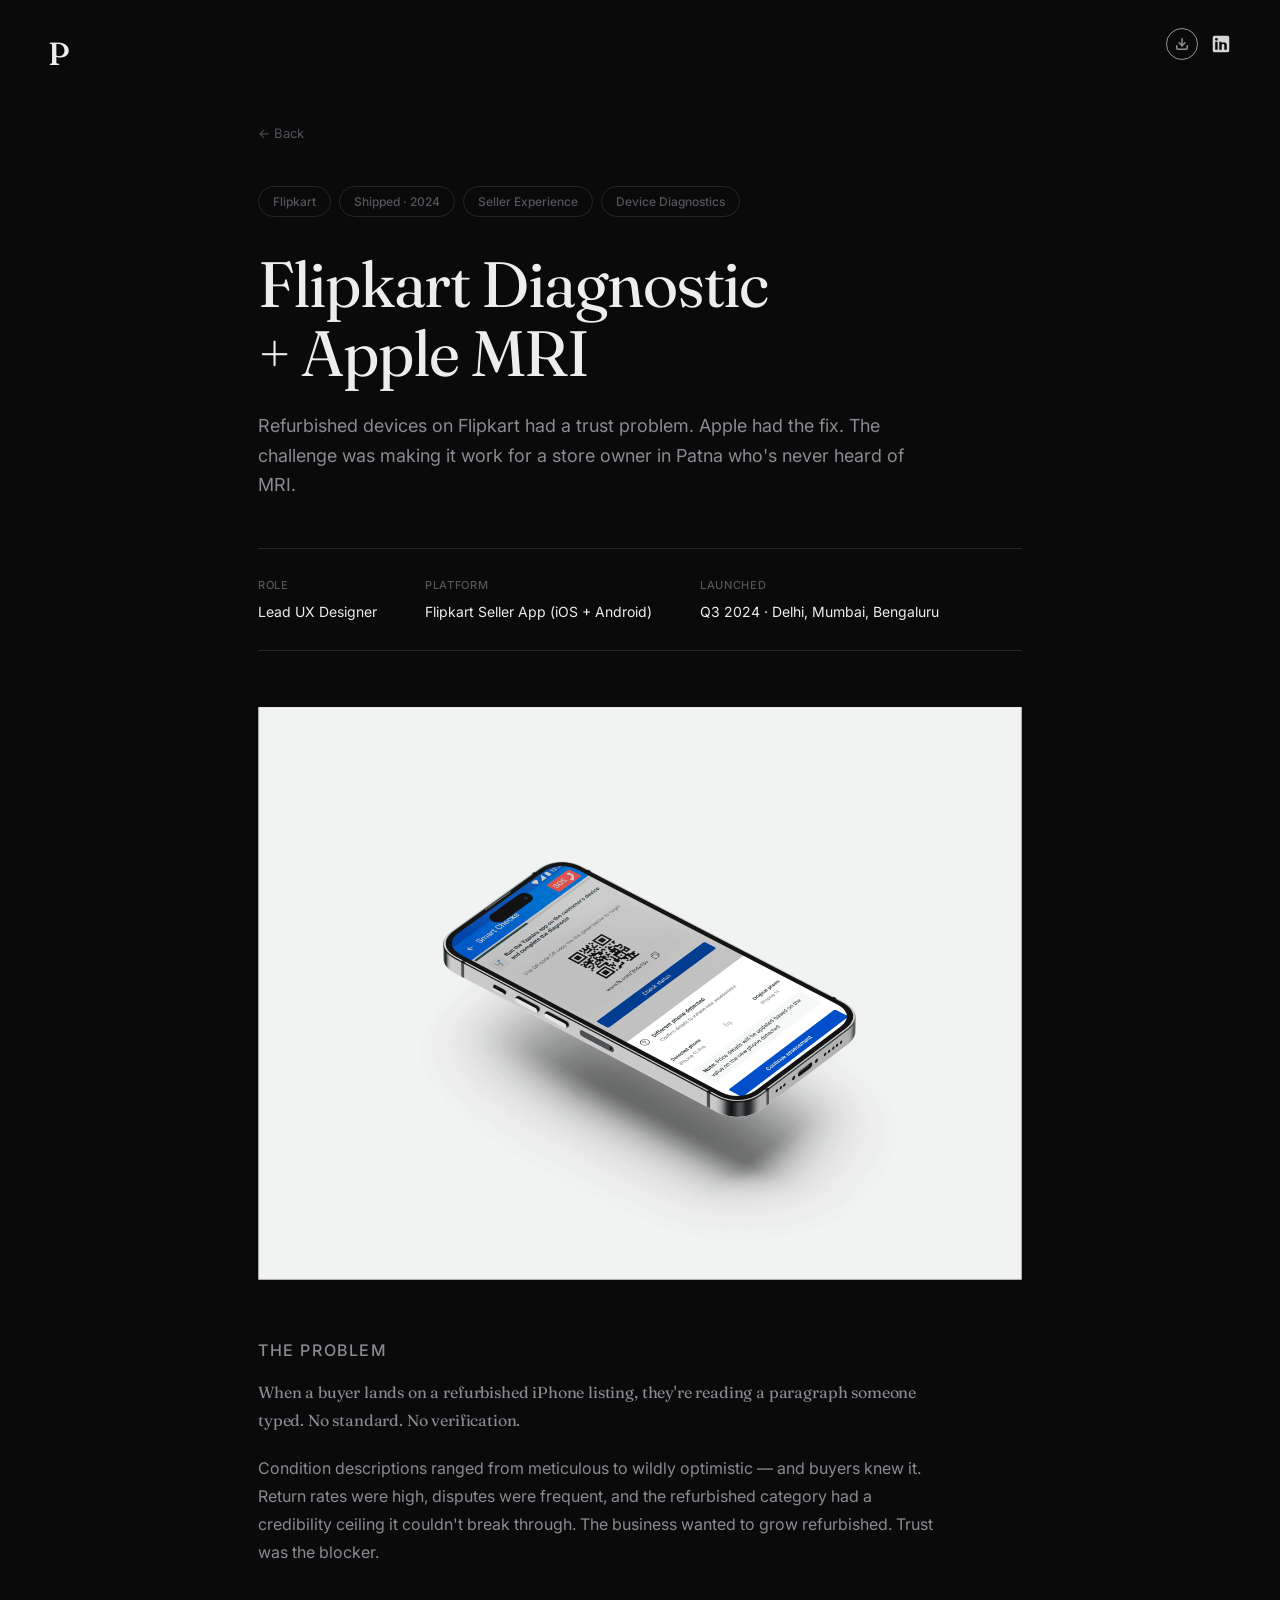
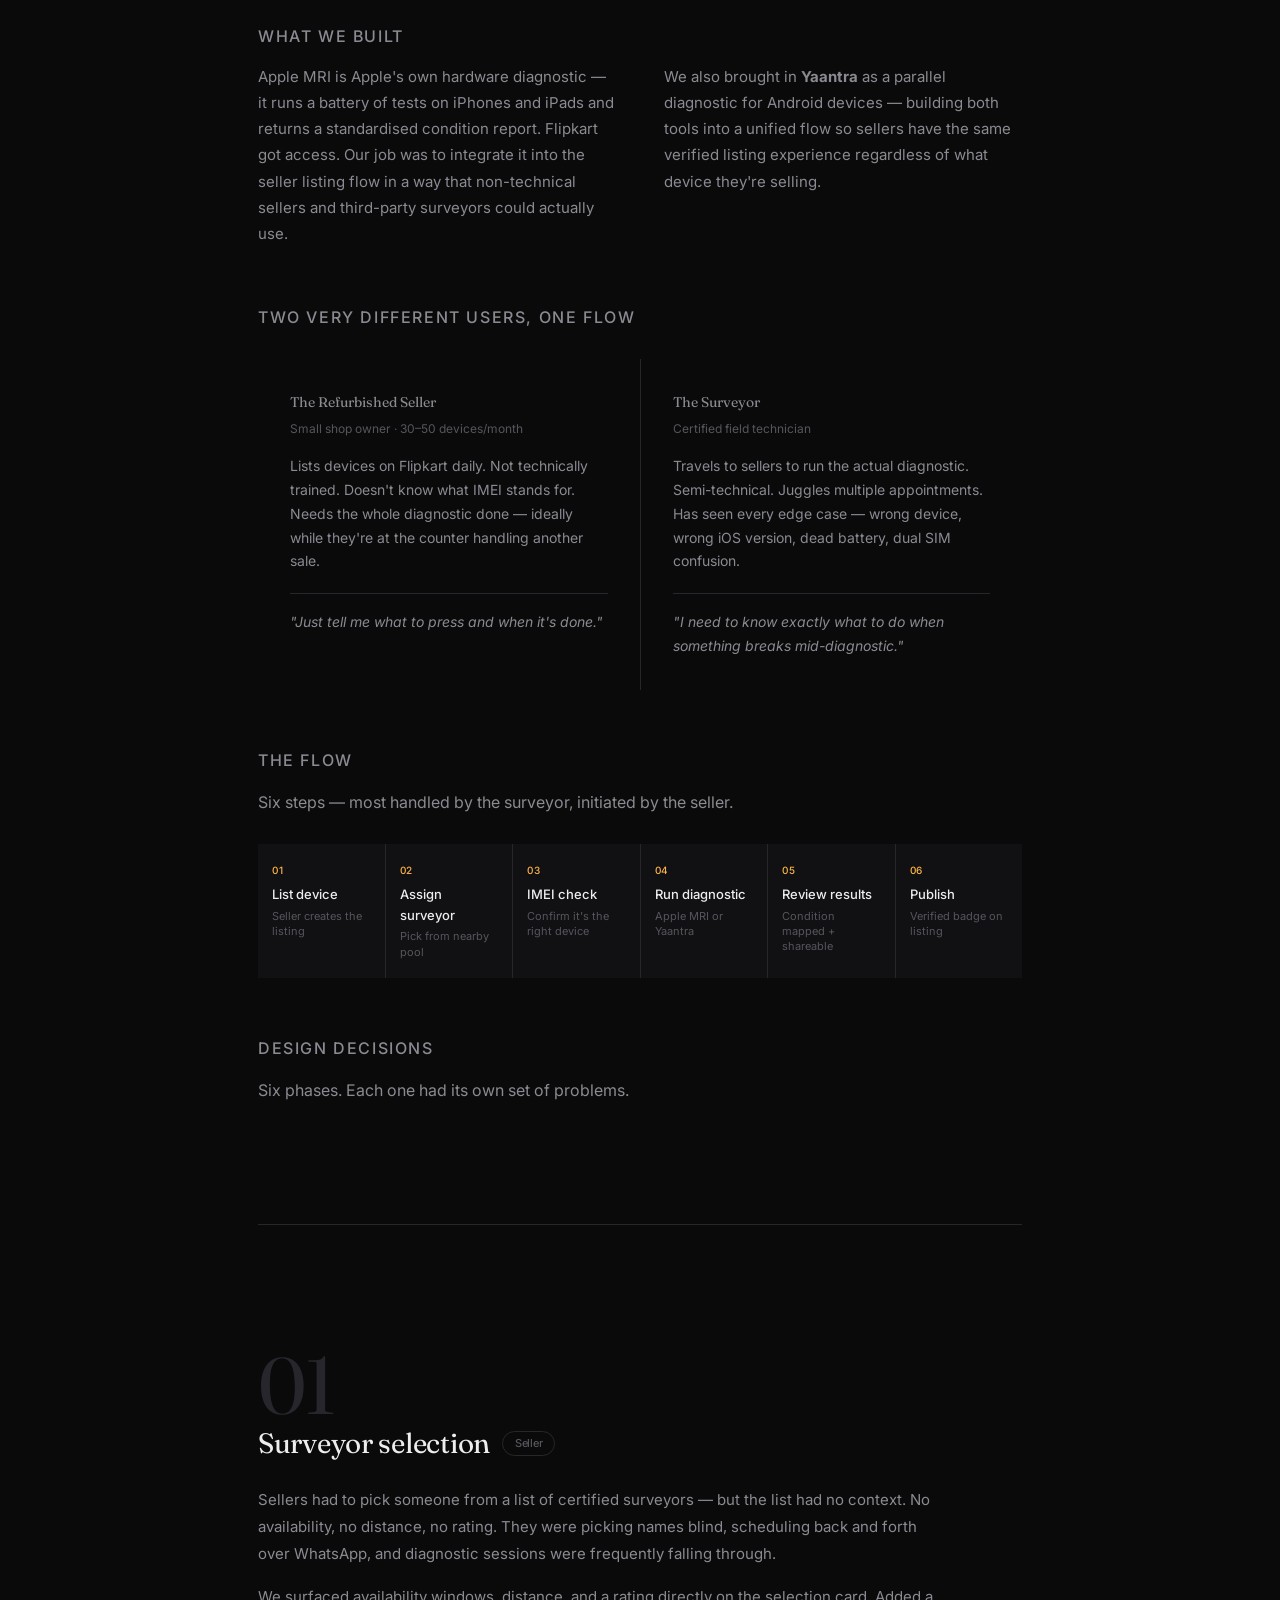
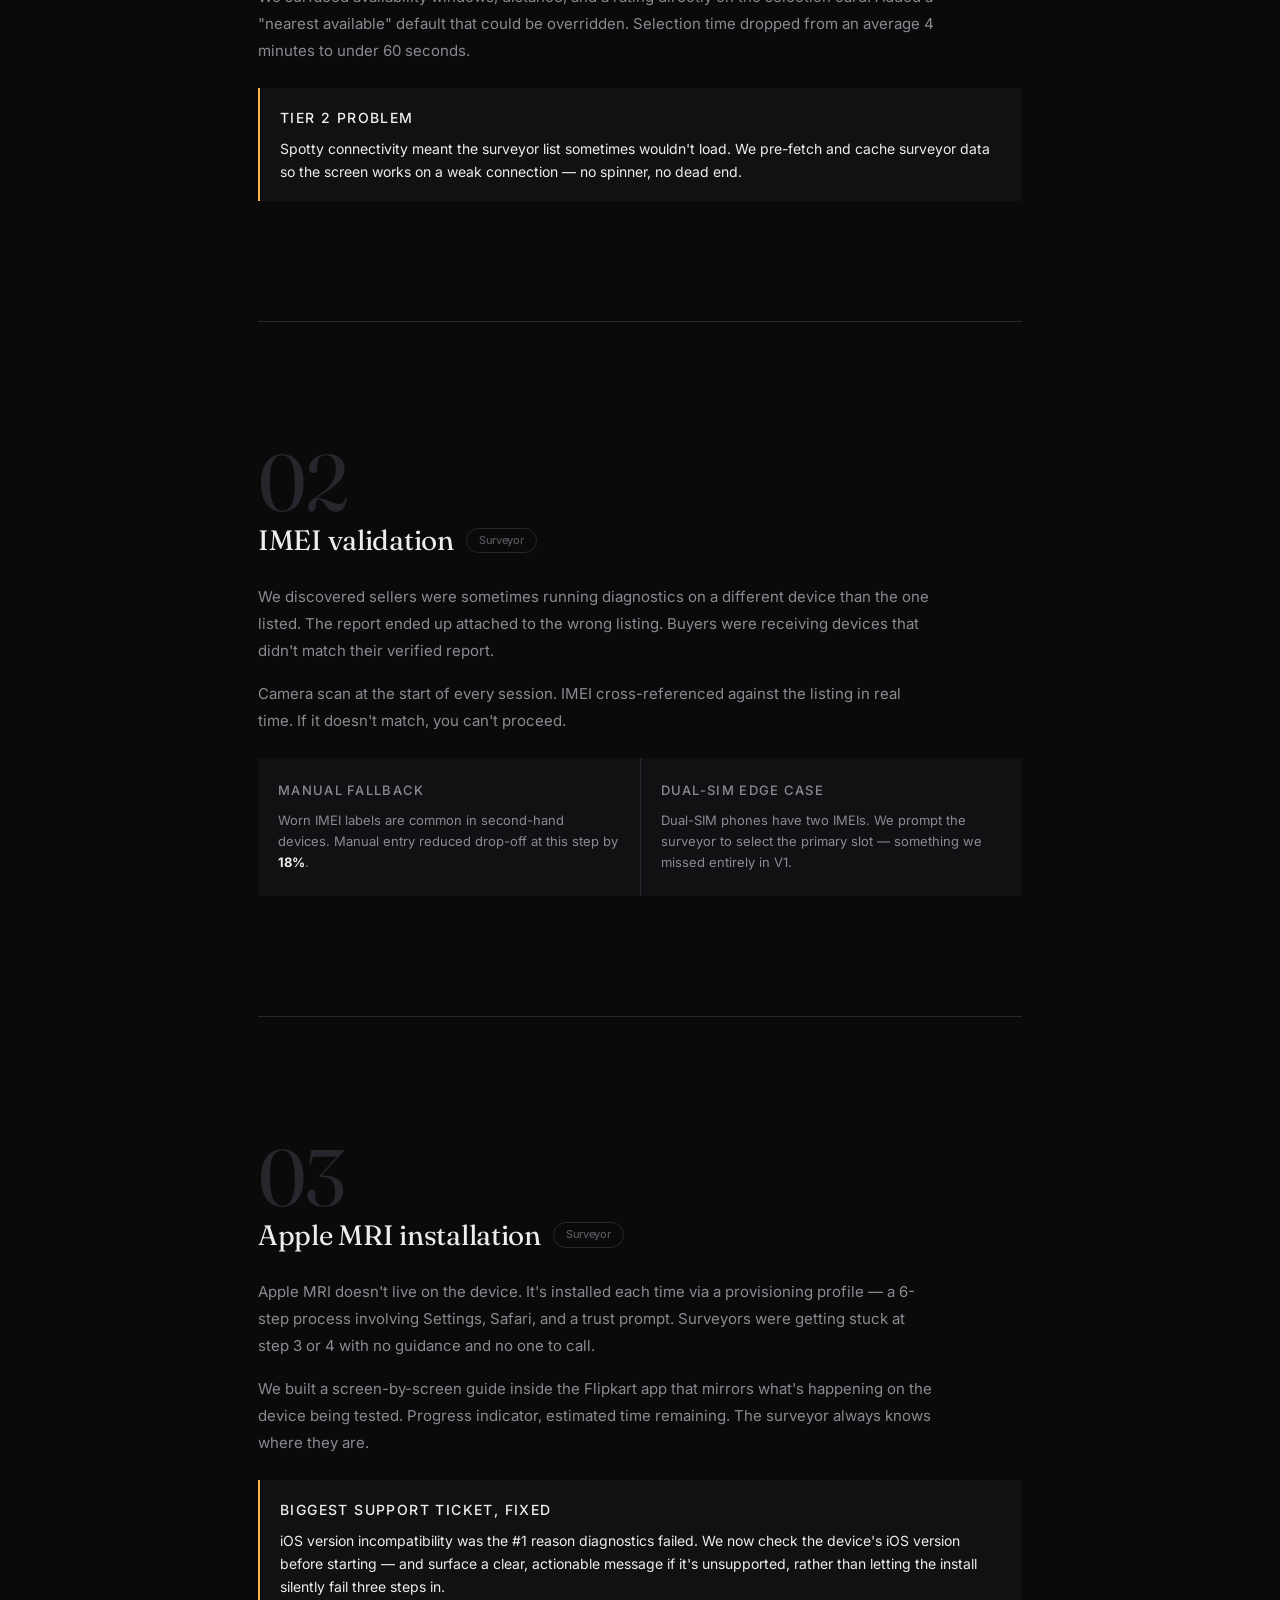
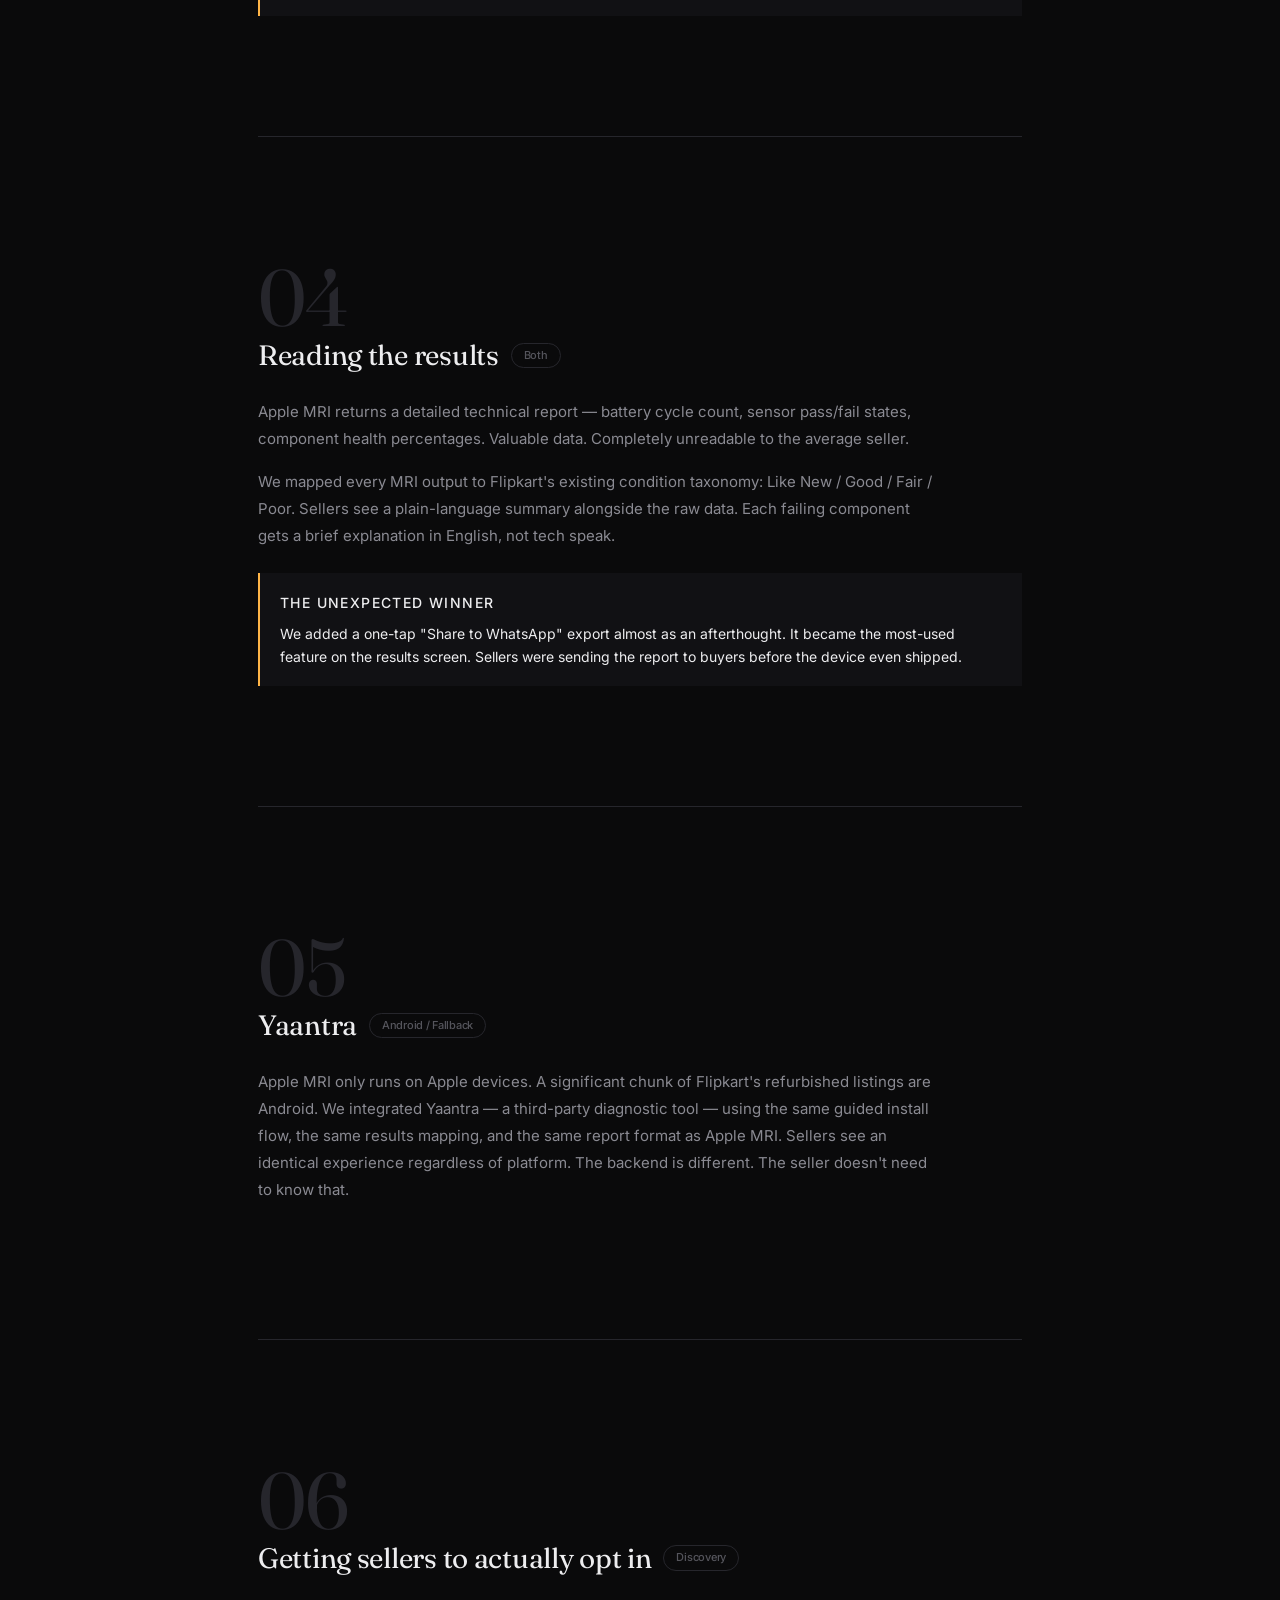
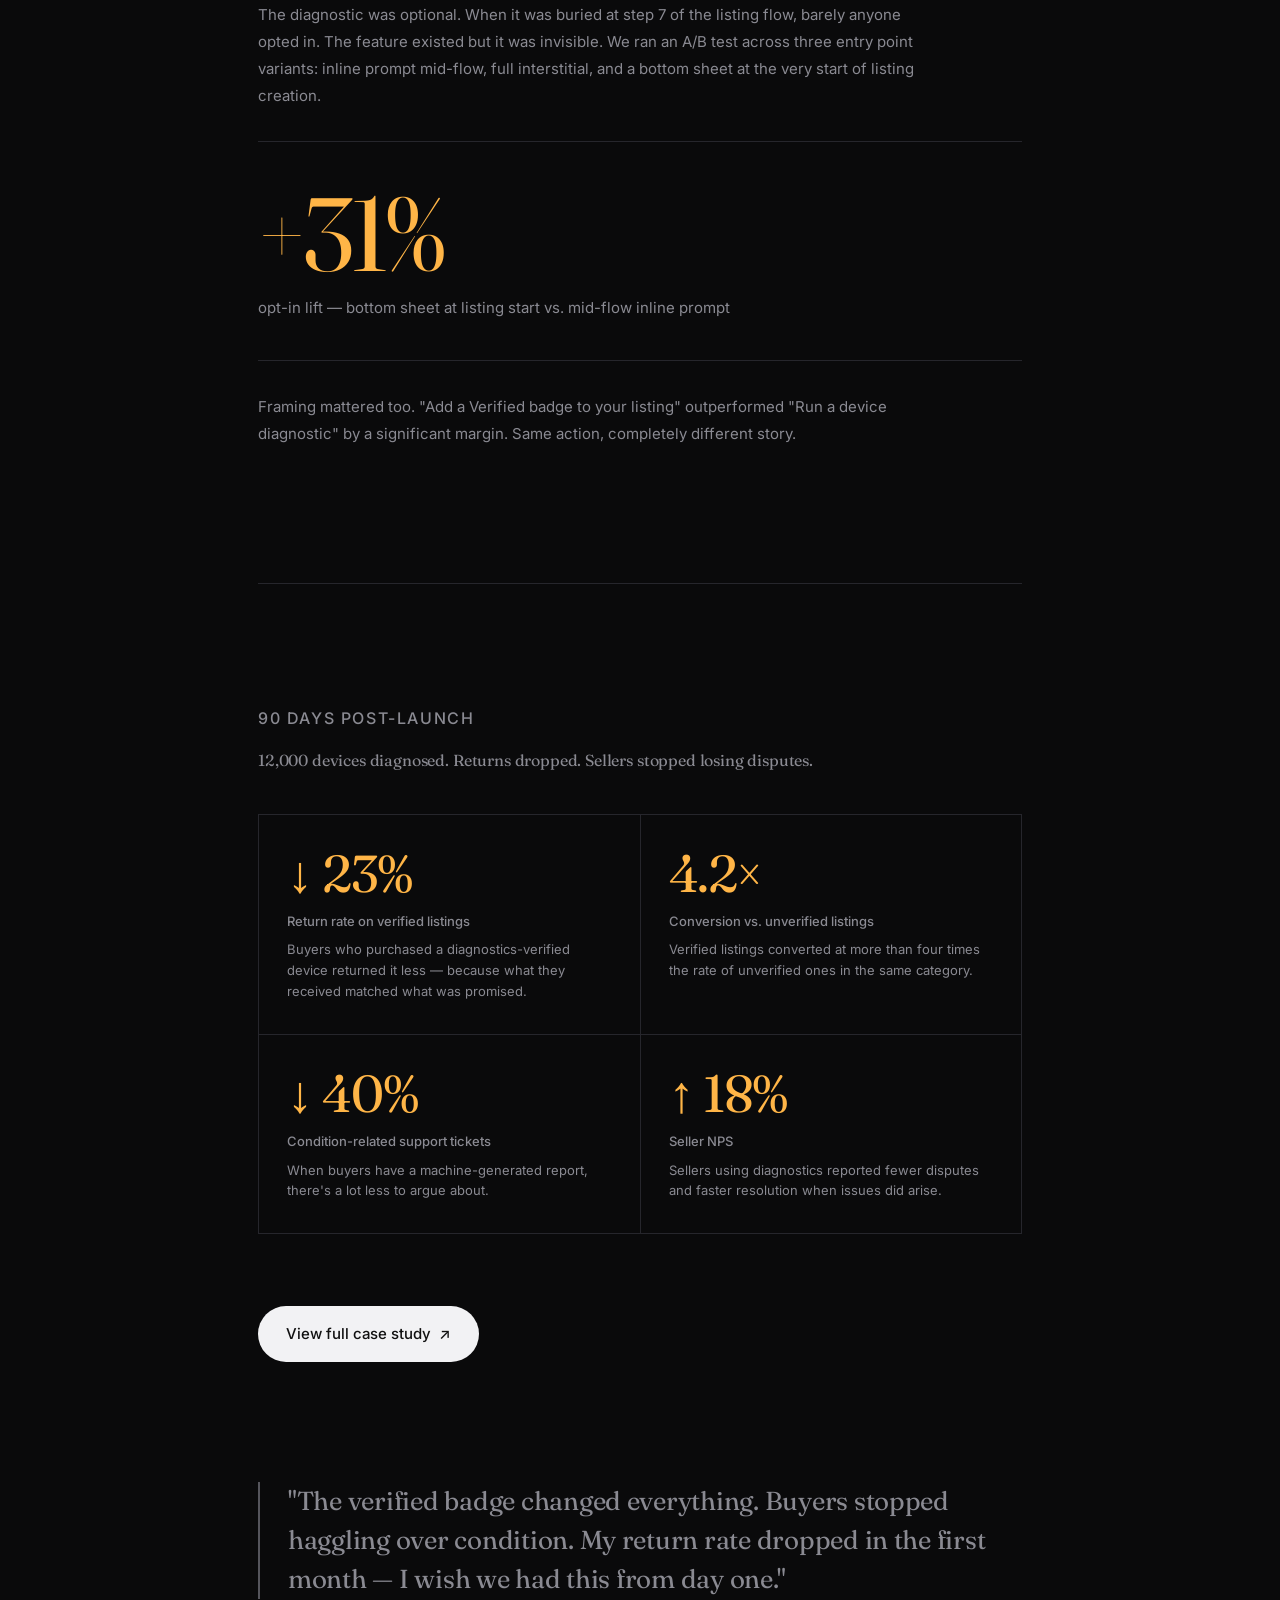
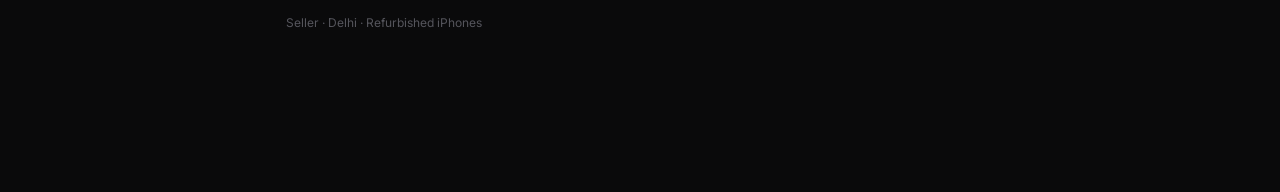
<file: Portfolio/v0.9/work/apple-mri.html>
<!DOCTYPE html>
<html lang="en">
<head>
  <meta charset="UTF-8">
  <meta name="viewport" content="width=device-width, initial-scale=1.0">
  <title>Flipkart Diagnostic + Apple MRI · Pranav Lokhande</title>
  <link rel="preconnect" href="https://fonts.googleapis.com">
  <link rel="preconnect" href="https://fonts.gstatic.com" crossorigin>
  <link href="https://fonts.googleapis.com/css2?family=Fraunces:opsz,wght@9..144,400;9..144,500&family=Inter:wght@400;500&display=swap" rel="stylesheet">
  <link rel="stylesheet" href="../styles.css">
  <link rel="stylesheet" href="case-study.css">
  <style>
    .cs-chips {
      display: flex;
      gap: 8px;
      flex-wrap: wrap;
      margin-bottom: 32px;
    }
    .cs-chip {
      font-size: 12px;
      font-weight: 500;
      color: var(--text-faint);
      border: 1px solid var(--pill-border);
      border-radius: 999px;
      padding: 5px 14px;
    }

    .cs-eyebrow {
      font-size: 11px;
      font-weight: 500;
      letter-spacing: 0.1em;
      text-transform: uppercase;
      color: var(--text-faint);
      margin-bottom: 14px;
    }

    .cs-editorial {
      font-family: 'Fraunces', serif;
      font-size: clamp(20px, 2.8vw, 28px);
      font-weight: 400;
      line-height: 1.4;
      color: var(--text);
      letter-spacing: -0.01em;
      margin-bottom: 20px;
    }

    .cs-two-col {
      display: grid;
      grid-template-columns: 1fr 1fr;
      gap: 48px;
    }

    .cs-two-col p {
      font-size: 15px;
      color: var(--text-dim);
      line-height: 1.75;
      max-width: none;
    }

    /* Users */
    .cs-user-pair {
      display: grid;
      grid-template-columns: 1fr 1fr;
      gap: 1px;
      background: var(--pill-border);
      margin-top: 28px;
    }
    .cs-user {
      background: var(--bg);
      padding: 32px;
    }
    .cs-user-name {
      font-family: 'Fraunces', serif;
      font-size: 20px;
      font-weight: 400;
      color: var(--text);
      margin-bottom: 4px;
    }
    .cs-user-role {
      font-size: 12px;
      color: var(--text-faint);
      display: block;
      margin-bottom: 16px;
    }
    .cs-user p {
      font-size: 14px;
      color: var(--text-dim);
      line-height: 1.7;
      max-width: none;
    }
    .cs-user-voice {
      margin-top: 20px;
      padding-top: 16px;
      border-top: 1px solid var(--pill-border);
      font-size: 13px;
      color: var(--text-faint);
      font-style: italic;
      line-height: 1.5;
    }

    /* Flow */
    .cs-flow-row {
      display: grid;
      grid-template-columns: repeat(6, 1fr);
      gap: 1px;
      background: var(--pill-border);
      margin-top: 28px;
    }
    .cs-flow-item {
      background: var(--bg-elev);
      padding: 18px 14px;
    }
    .cs-flow-n {
      font-size: 10px;
      font-weight: 500;
      color: var(--accent);
      letter-spacing: 0.08em;
      margin-bottom: 6px;
    }
    .cs-flow-name {
      font-size: 13px;
      font-weight: 500;
      color: var(--text);
      margin-bottom: 4px;
    }
    .cs-flow-sub {
      font-size: 11px;
      color: var(--text-faint);
      line-height: 1.4;
    }

    /* Phases */
    .cs-phase-divider {
      border: none;
      border-top: 1px solid var(--pill-border);
      margin: 64px 0;
    }
    .cs-phase-n {
      font-family: 'Fraunces', serif;
      font-size: 80px;
      font-weight: 400;
      color: var(--pill-border);
      line-height: 1;
      letter-spacing: -0.03em;
      margin-bottom: -4px;
    }
    .cs-phase-title {
      font-family: 'Fraunces', serif;
      font-size: 28px;
      font-weight: 400;
      color: var(--text);
      margin-bottom: 20px;
      letter-spacing: -0.01em;
      display: flex;
      align-items: center;
      gap: 12px;
      flex-wrap: wrap;
    }
    .cs-phase-badge {
      font-family: 'Inter', sans-serif;
      font-size: 11px;
      font-weight: 500;
      color: var(--text-faint);
      border: 1px solid var(--pill-border);
      padding: 3px 12px;
      border-radius: 999px;
    }
    .cs-body-text {
      font-size: 15px;
      color: var(--text-dim);
      line-height: 1.8;
      max-width: 680px;
      margin-bottom: 16px;
    }
    .cs-callout {
      background: var(--bg-elev);
      border-left: 2px solid var(--accent);
      padding: 18px 20px;
      margin-top: 24px;
    }
    .cs-callout-label {
      font-size: 10px;
      font-weight: 500;
      letter-spacing: 0.1em;
      text-transform: uppercase;
      color: var(--accent);
      margin-bottom: 8px;
    }
    .cs-callout p {
      font-size: 14px;
      color: var(--text);
      line-height: 1.65;
      max-width: none;
    }

    .cs-box-pair {
      display: grid;
      grid-template-columns: 1fr 1fr;
      gap: 1px;
      background: var(--pill-border);
      margin-top: 24px;
    }
    .cs-box {
      background: var(--bg-elev);
      padding: 22px 20px;
    }
    .cs-box-label {
      font-size: 10px;
      font-weight: 500;
      letter-spacing: 0.1em;
      text-transform: uppercase;
      color: var(--text-faint);
      margin-bottom: 8px;
    }
    .cs-box p {
      font-size: 13px;
      color: var(--text-dim);
      line-height: 1.65;
      max-width: none;
    }
    .cs-box p strong { color: var(--text); }

    /* Pull stat */
    .cs-pull {
      border-top: 1px solid var(--pill-border);
      border-bottom: 1px solid var(--pill-border);
      padding: 40px 0;
      margin: 32px 0;
    }
    .cs-pull-num {
      font-family: 'Fraunces', serif;
      font-size: clamp(64px, 9vw, 104px);
      font-weight: 400;
      color: var(--accent);
      line-height: 1;
      letter-spacing: -0.03em;
    }
    .cs-pull-desc {
      font-size: 15px;
      color: var(--text-dim);
      margin-top: 10px;
      max-width: 480px;
    }

    /* Impact */
    .cs-impact-grid {
      display: grid;
      grid-template-columns: 1fr 1fr;
      gap: 0;
      margin-top: 40px;
      border-top: 1px solid var(--pill-border);
      border-left: 1px solid var(--pill-border);
    }
    .cs-impact-item {
      border-right: 1px solid var(--pill-border);
      border-bottom: 1px solid var(--pill-border);
      padding: 32px 28px;
    }
    .cs-impact-num {
      font-family: 'Fraunces', serif;
      font-size: 52px;
      font-weight: 400;
      color: var(--accent);
      line-height: 1;
      letter-spacing: -0.02em;
      margin-bottom: 12px;
    }
    .cs-impact-label {
      font-size: 14px;
      font-weight: 500;
      color: var(--text);
      margin-bottom: 8px;
    }
    .cs-impact-item p {
      font-size: 13px;
      color: var(--text-dim);
      line-height: 1.6;
      max-width: none;
    }

    /* Close */
    .cs-close {
      padding: 64px 0 80px;
    }
    .cs-close blockquote {
      font-family: 'Fraunces', serif;
      font-size: clamp(18px, 2.5vw, 26px);
      font-weight: 400;
      color: var(--text-dim);
      line-height: 1.5;
      letter-spacing: -0.01em;
      border-left: 2px solid var(--text-faint);
      padding-left: 28px;
      margin: 0 0 14px;
    }
    .cs-close cite {
      font-style: normal;
      font-size: 12px;
      color: var(--text-faint);
      padding-left: 28px;
      display: block;
    }

    @media (max-width: 768px) {
      .cs-two-col { grid-template-columns: 1fr; gap: 24px; }
      .cs-user-pair { grid-template-columns: 1fr; }
      .cs-flow-row { grid-template-columns: repeat(3, 1fr); }
      .cs-box-pair { grid-template-columns: 1fr; }
      .cs-impact-grid { grid-template-columns: 1fr; }
    }
  </style>
</head>
<body>

  <header class="nav">
    <a href="../index.html" class="logo">P</a>
    <div class="nav-right">
      <a href="https://drive.google.com" class="nav-resume" target="_blank" rel="noopener" aria-label="Download Resume">
        <svg width="14" height="14" viewBox="0 0 24 24" fill="none" stroke="currentColor" stroke-width="2.5" stroke-linecap="round" stroke-linejoin="round" style="flex-shrink:0"><path d="M21 15v4a2 2 0 0 1-2 2H5a2 2 0 0 1-2-2v-4"/><polyline points="7 10 12 15 17 10"/><line x1="12" y1="15" x2="12" y2="3"/></svg>
        <span class="nav-resume-text">Download Resume</span>
      </a>
      <a href="https://www.linkedin.com/in/pranavlokhande" target="_blank" rel="noopener" class="linkedin" aria-label="LinkedIn">
        <svg width="22" height="22" viewBox="0 0 24 24" fill="currentColor"><path d="M19 3a2 2 0 0 1 2 2v14a2 2 0 0 1-2 2H5a2 2 0 0 1-2-2V5a2 2 0 0 1 2-2h14zM8.34 18.34V9.67H5.67v8.67h2.67zM7 8.5a1.55 1.55 0 1 0 0-3.1 1.55 1.55 0 0 0 0 3.1zM18.34 18.34v-4.75c0-2.48-1.34-3.63-3.12-3.63a2.7 2.7 0 0 0-2.43 1.33V9.67h-2.66c.03.75 0 8.67 0 8.67h2.66v-4.84a1.81 1.81 0 0 1 .09-.65 1.45 1.45 0 0 1 1.37-.97c.96 0 1.35.74 1.35 1.82v4.64h2.74z"/></svg>
      </a>
    </div>
  </header>

  <main class="cs-main">

    <div class="cs-back"><a href="../index.html">← Back</a></div>

    <div class="cs-chips">
      <span class="cs-chip">Flipkart</span>
      <span class="cs-chip">Shipped · 2024</span>
      <span class="cs-chip">Seller Experience</span>
      <span class="cs-chip">Device Diagnostics</span>
    </div>

    <h1 class="cs-title">Flipkart Diagnostic<br>+ Apple MRI</h1>
    <p class="cs-subtitle">Refurbished devices on Flipkart had a trust problem. Apple had the fix. The challenge was making it work for a store owner in Patna who's never heard of MRI.</p>

    <div class="cs-meta-row">
      <div class="cs-meta-item">
        <span class="cs-meta-label">Role</span>
        <span class="cs-meta-value">Lead UX Designer</span>
      </div>
      <div class="cs-meta-item">
        <span class="cs-meta-label">Platform</span>
        <span class="cs-meta-value">Flipkart Seller App (iOS + Android)</span>
      </div>
      <div class="cs-meta-item">
        <span class="cs-meta-label">Launched</span>
        <span class="cs-meta-value">Q3 2024 · Delhi, Mumbai, Bengaluru</span>
      </div>
    </div>

    <div class="cs-thumb">
      <img src="../images/doorstep-exchange.png" alt="Flipkart Diagnostic + Apple MRI">
    </div>

    <section class="cs-body">

      <div class="cs-section">
        <p class="cs-eyebrow">The problem</p>
        <p class="cs-editorial">When a buyer lands on a refurbished iPhone listing, they're reading a paragraph someone typed. No standard. No verification.</p>
        <p>Condition descriptions ranged from meticulous to wildly optimistic — and buyers knew it. Return rates were high, disputes were frequent, and the refurbished category had a credibility ceiling it couldn't break through. The business wanted to grow refurbished. Trust was the blocker.</p>
      </div>

      <div class="cs-section">
        <p class="cs-eyebrow">What we built</p>
        <div class="cs-two-col">
          <div>
            <p>Apple MRI is Apple's own hardware diagnostic — it runs a battery of tests on iPhones and iPads and returns a standardised condition report. Flipkart got access. Our job was to integrate it into the seller listing flow in a way that non-technical sellers and third-party surveyors could actually use.</p>
          </div>
          <div>
            <p>We also brought in <strong>Yaantra</strong> as a parallel diagnostic for Android devices — building both tools into a unified flow so sellers have the same verified listing experience regardless of what device they're selling.</p>
          </div>
        </div>
      </div>

      <div class="cs-section">
        <p class="cs-eyebrow">Two very different users, one flow</p>
        <div class="cs-user-pair">
          <div class="cs-user">
            <p class="cs-user-name">The Refurbished Seller</p>
            <span class="cs-user-role">Small shop owner · 30–50 devices/month</span>
            <p>Lists devices on Flipkart daily. Not technically trained. Doesn't know what IMEI stands for. Needs the whole diagnostic done — ideally while they're at the counter handling another sale.</p>
            <p class="cs-user-voice">"Just tell me what to press and when it's done."</p>
          </div>
          <div class="cs-user">
            <p class="cs-user-name">The Surveyor</p>
            <span class="cs-user-role">Certified field technician</span>
            <p>Travels to sellers to run the actual diagnostic. Semi-technical. Juggles multiple appointments. Has seen every edge case — wrong device, wrong iOS version, dead battery, dual SIM confusion.</p>
            <p class="cs-user-voice">"I need to know exactly what to do when something breaks mid-diagnostic."</p>
          </div>
        </div>
      </div>

      <div class="cs-section">
        <p class="cs-eyebrow">The flow</p>
        <p>Six steps — most handled by the surveyor, initiated by the seller.</p>
        <div class="cs-flow-row">
          <div class="cs-flow-item">
            <div class="cs-flow-n">01</div>
            <div class="cs-flow-name">List device</div>
            <div class="cs-flow-sub">Seller creates the listing</div>
          </div>
          <div class="cs-flow-item">
            <div class="cs-flow-n">02</div>
            <div class="cs-flow-name">Assign surveyor</div>
            <div class="cs-flow-sub">Pick from nearby pool</div>
          </div>
          <div class="cs-flow-item">
            <div class="cs-flow-n">03</div>
            <div class="cs-flow-name">IMEI check</div>
            <div class="cs-flow-sub">Confirm it's the right device</div>
          </div>
          <div class="cs-flow-item">
            <div class="cs-flow-n">04</div>
            <div class="cs-flow-name">Run diagnostic</div>
            <div class="cs-flow-sub">Apple MRI or Yaantra</div>
          </div>
          <div class="cs-flow-item">
            <div class="cs-flow-n">05</div>
            <div class="cs-flow-name">Review results</div>
            <div class="cs-flow-sub">Condition mapped + shareable</div>
          </div>
          <div class="cs-flow-item">
            <div class="cs-flow-n">06</div>
            <div class="cs-flow-name">Publish</div>
            <div class="cs-flow-sub">Verified badge on listing</div>
          </div>
        </div>
      </div>

      <div class="cs-section">
        <p class="cs-eyebrow">Design decisions</p>
        <p>Six phases. Each one had its own set of problems.</p>
      </div>

      <hr class="cs-phase-divider">

      <div>
        <div class="cs-phase-n">01</div>
        <h2 class="cs-phase-title">Surveyor selection <span class="cs-phase-badge">Seller</span></h2>
        <p class="cs-body-text">Sellers had to pick someone from a list of certified surveyors — but the list had no context. No availability, no distance, no rating. They were picking names blind, scheduling back and forth over WhatsApp, and diagnostic sessions were frequently falling through.</p>
        <p class="cs-body-text">We surfaced availability windows, distance, and a rating directly on the selection card. Added a "nearest available" default that could be overridden. Selection time dropped from an average 4 minutes to under 60 seconds.</p>
        <div class="cs-callout">
          <p class="cs-callout-label">Tier 2 problem</p>
          <p>Spotty connectivity meant the surveyor list sometimes wouldn't load. We pre-fetch and cache surveyor data so the screen works on a weak connection — no spinner, no dead end.</p>
        </div>
      </div>

      <hr class="cs-phase-divider">

      <div>
        <div class="cs-phase-n">02</div>
        <h2 class="cs-phase-title">IMEI validation <span class="cs-phase-badge">Surveyor</span></h2>
        <p class="cs-body-text">We discovered sellers were sometimes running diagnostics on a different device than the one listed. The report ended up attached to the wrong listing. Buyers were receiving devices that didn't match their verified report.</p>
        <p class="cs-body-text">Camera scan at the start of every session. IMEI cross-referenced against the listing in real time. If it doesn't match, you can't proceed.</p>
        <div class="cs-box-pair">
          <div class="cs-box">
            <p class="cs-box-label">Manual fallback</p>
            <p>Worn IMEI labels are common in second-hand devices. Manual entry reduced drop-off at this step by <strong>18%</strong>.</p>
          </div>
          <div class="cs-box">
            <p class="cs-box-label">Dual-SIM edge case</p>
            <p>Dual-SIM phones have two IMEIs. We prompt the surveyor to select the primary slot — something we missed entirely in V1.</p>
          </div>
        </div>
      </div>

      <hr class="cs-phase-divider">

      <div>
        <div class="cs-phase-n">03</div>
        <h2 class="cs-phase-title">Apple MRI installation <span class="cs-phase-badge">Surveyor</span></h2>
        <p class="cs-body-text">Apple MRI doesn't live on the device. It's installed each time via a provisioning profile — a 6-step process involving Settings, Safari, and a trust prompt. Surveyors were getting stuck at step 3 or 4 with no guidance and no one to call.</p>
        <p class="cs-body-text">We built a screen-by-screen guide inside the Flipkart app that mirrors what's happening on the device being tested. Progress indicator, estimated time remaining. The surveyor always knows where they are.</p>
        <div class="cs-callout">
          <p class="cs-callout-label">Biggest support ticket, fixed</p>
          <p>iOS version incompatibility was the #1 reason diagnostics failed. We now check the device's iOS version before starting — and surface a clear, actionable message if it's unsupported, rather than letting the install silently fail three steps in.</p>
        </div>
      </div>

      <hr class="cs-phase-divider">

      <div>
        <div class="cs-phase-n">04</div>
        <h2 class="cs-phase-title">Reading the results <span class="cs-phase-badge">Both</span></h2>
        <p class="cs-body-text">Apple MRI returns a detailed technical report — battery cycle count, sensor pass/fail states, component health percentages. Valuable data. Completely unreadable to the average seller.</p>
        <p class="cs-body-text">We mapped every MRI output to Flipkart's existing condition taxonomy: Like New / Good / Fair / Poor. Sellers see a plain-language summary alongside the raw data. Each failing component gets a brief explanation in English, not tech speak.</p>
        <div class="cs-callout">
          <p class="cs-callout-label">The unexpected winner</p>
          <p>We added a one-tap "Share to WhatsApp" export almost as an afterthought. It became the most-used feature on the results screen. Sellers were sending the report to buyers before the device even shipped.</p>
        </div>
      </div>

      <hr class="cs-phase-divider">

      <div>
        <div class="cs-phase-n">05</div>
        <h2 class="cs-phase-title">Yaantra <span class="cs-phase-badge">Android / Fallback</span></h2>
        <p class="cs-body-text">Apple MRI only runs on Apple devices. A significant chunk of Flipkart's refurbished listings are Android. We integrated Yaantra — a third-party diagnostic tool — using the same guided install flow, the same results mapping, and the same report format as Apple MRI. Sellers see an identical experience regardless of platform. The backend is different. The seller doesn't need to know that.</p>
      </div>

      <hr class="cs-phase-divider">

      <div>
        <div class="cs-phase-n">06</div>
        <h2 class="cs-phase-title">Getting sellers to actually opt in <span class="cs-phase-badge">Discovery</span></h2>
        <p class="cs-body-text">The diagnostic was optional. When it was buried at step 7 of the listing flow, barely anyone opted in. The feature existed but it was invisible. We ran an A/B test across three entry point variants: inline prompt mid-flow, full interstitial, and a bottom sheet at the very start of listing creation.</p>

        <div class="cs-pull">
          <div class="cs-pull-num">+31%</div>
          <p class="cs-pull-desc">opt-in lift — bottom sheet at listing start vs. mid-flow inline prompt</p>
        </div>

        <p class="cs-body-text">Framing mattered too. "Add a Verified badge to your listing" outperformed "Run a device diagnostic" by a significant margin. Same action, completely different story.</p>
      </div>

      <hr class="cs-phase-divider">

      <div class="cs-section">
        <p class="cs-eyebrow">90 days post-launch</p>
        <p class="cs-editorial">12,000 devices diagnosed. Returns dropped. Sellers stopped losing disputes.</p>
        <div class="cs-impact-grid">
          <div class="cs-impact-item">
            <div class="cs-impact-num">↓ 23%</div>
            <p class="cs-impact-label">Return rate on verified listings</p>
            <p>Buyers who purchased a diagnostics-verified device returned it less — because what they received matched what was promised.</p>
          </div>
          <div class="cs-impact-item">
            <div class="cs-impact-num">4.2×</div>
            <p class="cs-impact-label">Conversion vs. unverified listings</p>
            <p>Verified listings converted at more than four times the rate of unverified ones in the same category.</p>
          </div>
          <div class="cs-impact-item">
            <div class="cs-impact-num">↓ 40%</div>
            <p class="cs-impact-label">Condition-related support tickets</p>
            <p>When buyers have a machine-generated report, there's a lot less to argue about.</p>
          </div>
          <div class="cs-impact-item">
            <div class="cs-impact-num">↑ 18%</div>
            <p class="cs-impact-label">Seller NPS</p>
            <p>Sellers using diagnostics reported fewer disputes and faster resolution when issues did arise.</p>
          </div>
        </div>
      </div>

      <a class="cs-cta" href="https://drive.google.com/file/d/1HtSqDHCm8PNjFB3PU6KncdFwYkctZPpd/view?usp=sharing" target="_blank" rel="noopener" style="margin-top: 16px;">
        View full case study <span aria-hidden="true">↗</span>
      </a>

      <div class="cs-close">
        <blockquote>
          "The verified badge changed everything. Buyers stopped haggling over condition. My return rate dropped in the first month — I wish we had this from day one."
        </blockquote>
        <cite>Seller · Delhi · Refurbished iPhones</cite>
      </div>

    </section>

  </main>

  <script src="../script.js"></script>
</body>
</html>
</file>
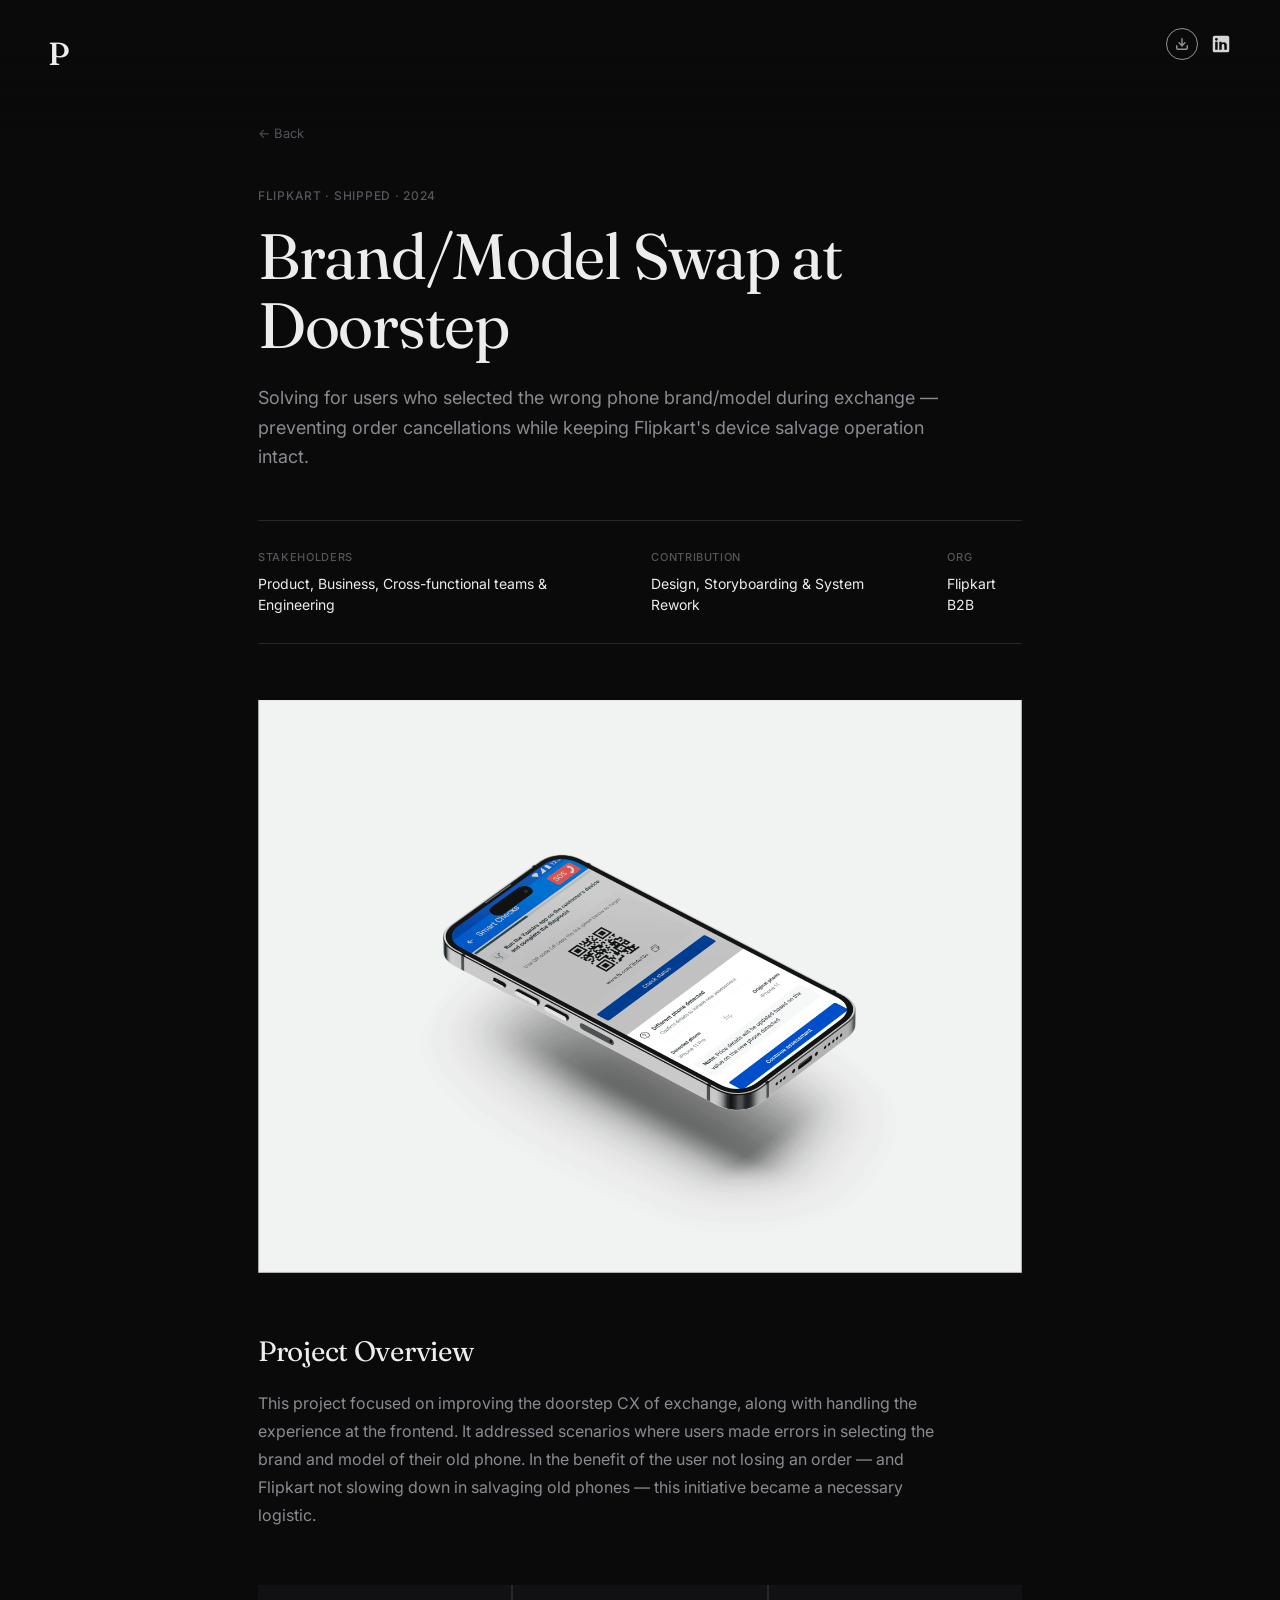
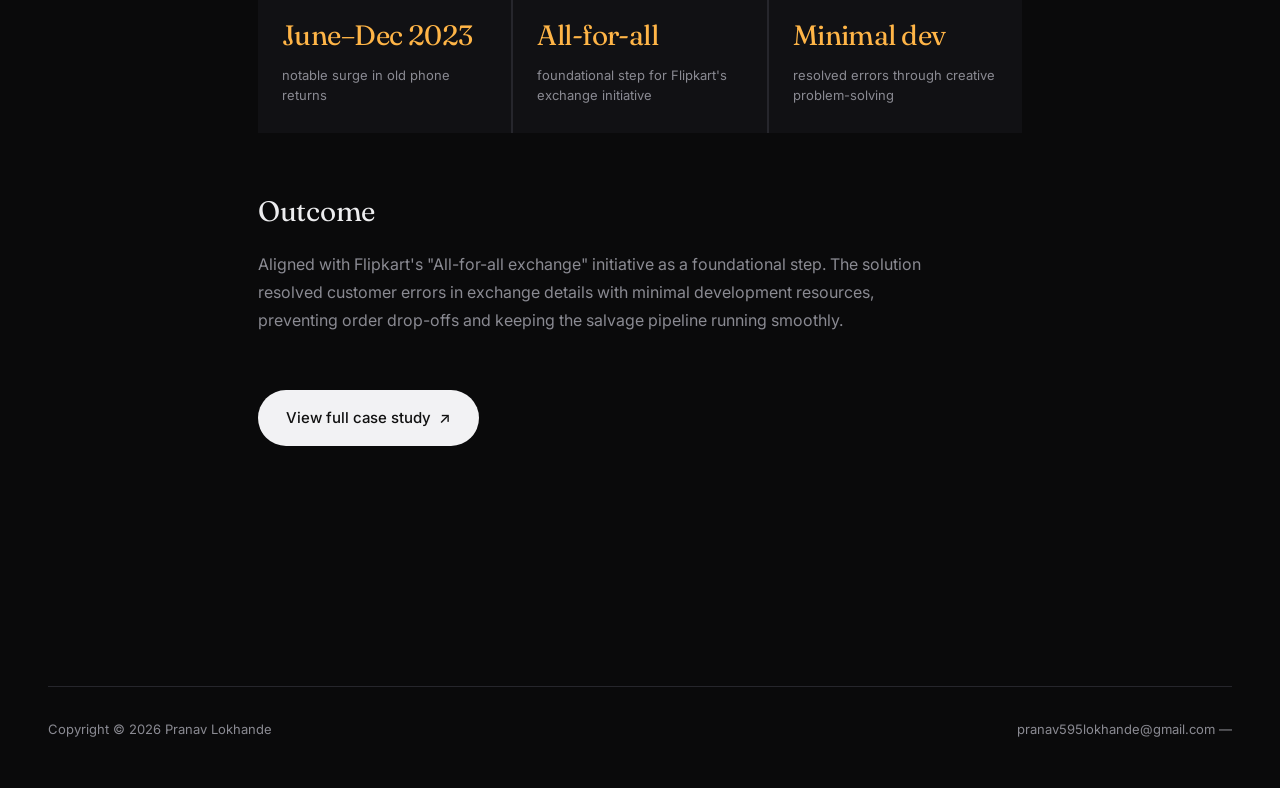
<file: Portfolio/v0.9/work/bm-swap.html>
<!DOCTYPE html>
<html lang="en">
<head>
  <meta charset="UTF-8">
  <meta name="viewport" content="width=device-width, initial-scale=1.0">
  <title>Doorstep Exchange · Pranav Lokhande</title>
  <link rel="preconnect" href="https://fonts.googleapis.com">
  <link rel="preconnect" href="https://fonts.gstatic.com" crossorigin>
  <link href="https://fonts.googleapis.com/css2?family=Fraunces:opsz,wght@9..144,400;9..144,500&family=Inter:wght@400;500&display=swap" rel="stylesheet">
  <link rel="stylesheet" href="../styles.css">
  <link rel="stylesheet" href="case-study.css">
</head>
<body>

  <header class="nav">
    <a href="../index.html" class="logo">P</a>
    <div class="nav-right">
      <a href="https://drive.google.com" class="nav-resume" target="_blank" rel="noopener" aria-label="Download Resume">
        <svg width="14" height="14" viewBox="0 0 24 24" fill="none" stroke="currentColor" stroke-width="2.5" stroke-linecap="round" stroke-linejoin="round" style="flex-shrink:0"><path d="M21 15v4a2 2 0 0 1-2 2H5a2 2 0 0 1-2-2v-4"/><polyline points="7 10 12 15 17 10"/><line x1="12" y1="15" x2="12" y2="3"/></svg>
        <span class="nav-resume-text">Download Resume</span>
      </a>
      <a href="https://www.linkedin.com/in/pranavlokhande" target="_blank" rel="noopener" class="linkedin" aria-label="LinkedIn">
        <svg width="22" height="22" viewBox="0 0 24 24" fill="currentColor"><path d="M19 3a2 2 0 0 1 2 2v14a2 2 0 0 1-2 2H5a2 2 0 0 1-2-2V5a2 2 0 0 1 2-2h14zM8.34 18.34V9.67H5.67v8.67h2.67zM7 8.5a1.55 1.55 0 1 0 0-3.1 1.55 1.55 0 0 0 0 3.1zM18.34 18.34v-4.75c0-2.48-1.34-3.63-3.12-3.63a2.7 2.7 0 0 0-2.43 1.33V9.67h-2.66c.03.75 0 8.67 0 8.67h2.66v-4.84a1.81 1.81 0 0 1 .09-.65 1.45 1.45 0 0 1 1.37-.97c.96 0 1.35.74 1.35 1.82v4.64h2.74z"/></svg>
      </a>
    </div>
  </header>

  <main class="cs-main">

    <section class="cs-hero">
      <div class="cs-back"><a href="../index.html">← Back</a></div>
      <span class="cs-org">Flipkart · Shipped · 2024</span>
      <h1 class="cs-title">Brand/Model Swap at Doorstep</h1>
      <p class="cs-subtitle">Solving for users who selected the wrong phone brand/model during exchange — preventing order cancellations while keeping Flipkart's device salvage operation intact.</p>

      <div class="cs-meta-row">
        <div class="cs-meta-item">
          <span class="cs-meta-label">Stakeholders</span>
          <span class="cs-meta-value">Product, Business, Cross-functional teams & Engineering</span>
        </div>
        <div class="cs-meta-item">
          <span class="cs-meta-label">Contribution</span>
          <span class="cs-meta-value">Design, Storyboarding & System Rework</span>
        </div>
        <div class="cs-meta-item">
          <span class="cs-meta-label">Org</span>
          <span class="cs-meta-value">Flipkart B2B</span>
        </div>
      </div>
    </section>

    <div class="cs-thumb">
      <img src="../images/doorstep-exchange.png" alt="Doorstep Exchange">
    </div>

    <section class="cs-body">
      <div class="cs-section">
        <h2>Project Overview</h2>
        <p>This project focused on improving the doorstep CX of exchange, along with handling the experience at the frontend. It addressed scenarios where users made errors in selecting the brand and model of their old phone. In the benefit of the user not losing an order — and Flipkart not slowing down in salvaging old phones — this initiative became a necessary logistic.</p>
      </div>

      <div class="cs-metrics">
        <div class="cs-metric">
          <span class="cs-metric-num">June–Dec 2023</span>
          <span class="cs-metric-label">notable surge in old phone returns</span>
        </div>
        <div class="cs-metric">
          <span class="cs-metric-num">All-for-all</span>
          <span class="cs-metric-label">foundational step for Flipkart's exchange initiative</span>
        </div>
        <div class="cs-metric">
          <span class="cs-metric-num">Minimal dev</span>
          <span class="cs-metric-label">resolved errors through creative problem-solving</span>
        </div>
      </div>

      <div class="cs-section">
        <h2>Outcome</h2>
        <p>Aligned with Flipkart's "All-for-all exchange" initiative as a foundational step. The solution resolved customer errors in exchange details with minimal development resources, preventing order drop-offs and keeping the salvage pipeline running smoothly.</p>
      </div>

      <a class="cs-cta" href="https://drive.google.com/file/d/1zz75TWdaOmw1POMGAAT1ScRXXI4CHQqW/view?usp=sharing" target="_blank" rel="noopener">
        View full case study <span aria-hidden="true">↗</span>
      </a>
    </section>

  </main>

  <section class="footer" style="margin-top: 0;">
    <div class="footer-meta">
      <span>Copyright © 2026 Pranav Lokhande</span>
      <a href="mailto:pranav595lokhande@gmail.com">pranav595lokhande@gmail.com —</a>
    </div>
  </section>

  <script src="../script.js"></script>
</body>
</html>
</file>
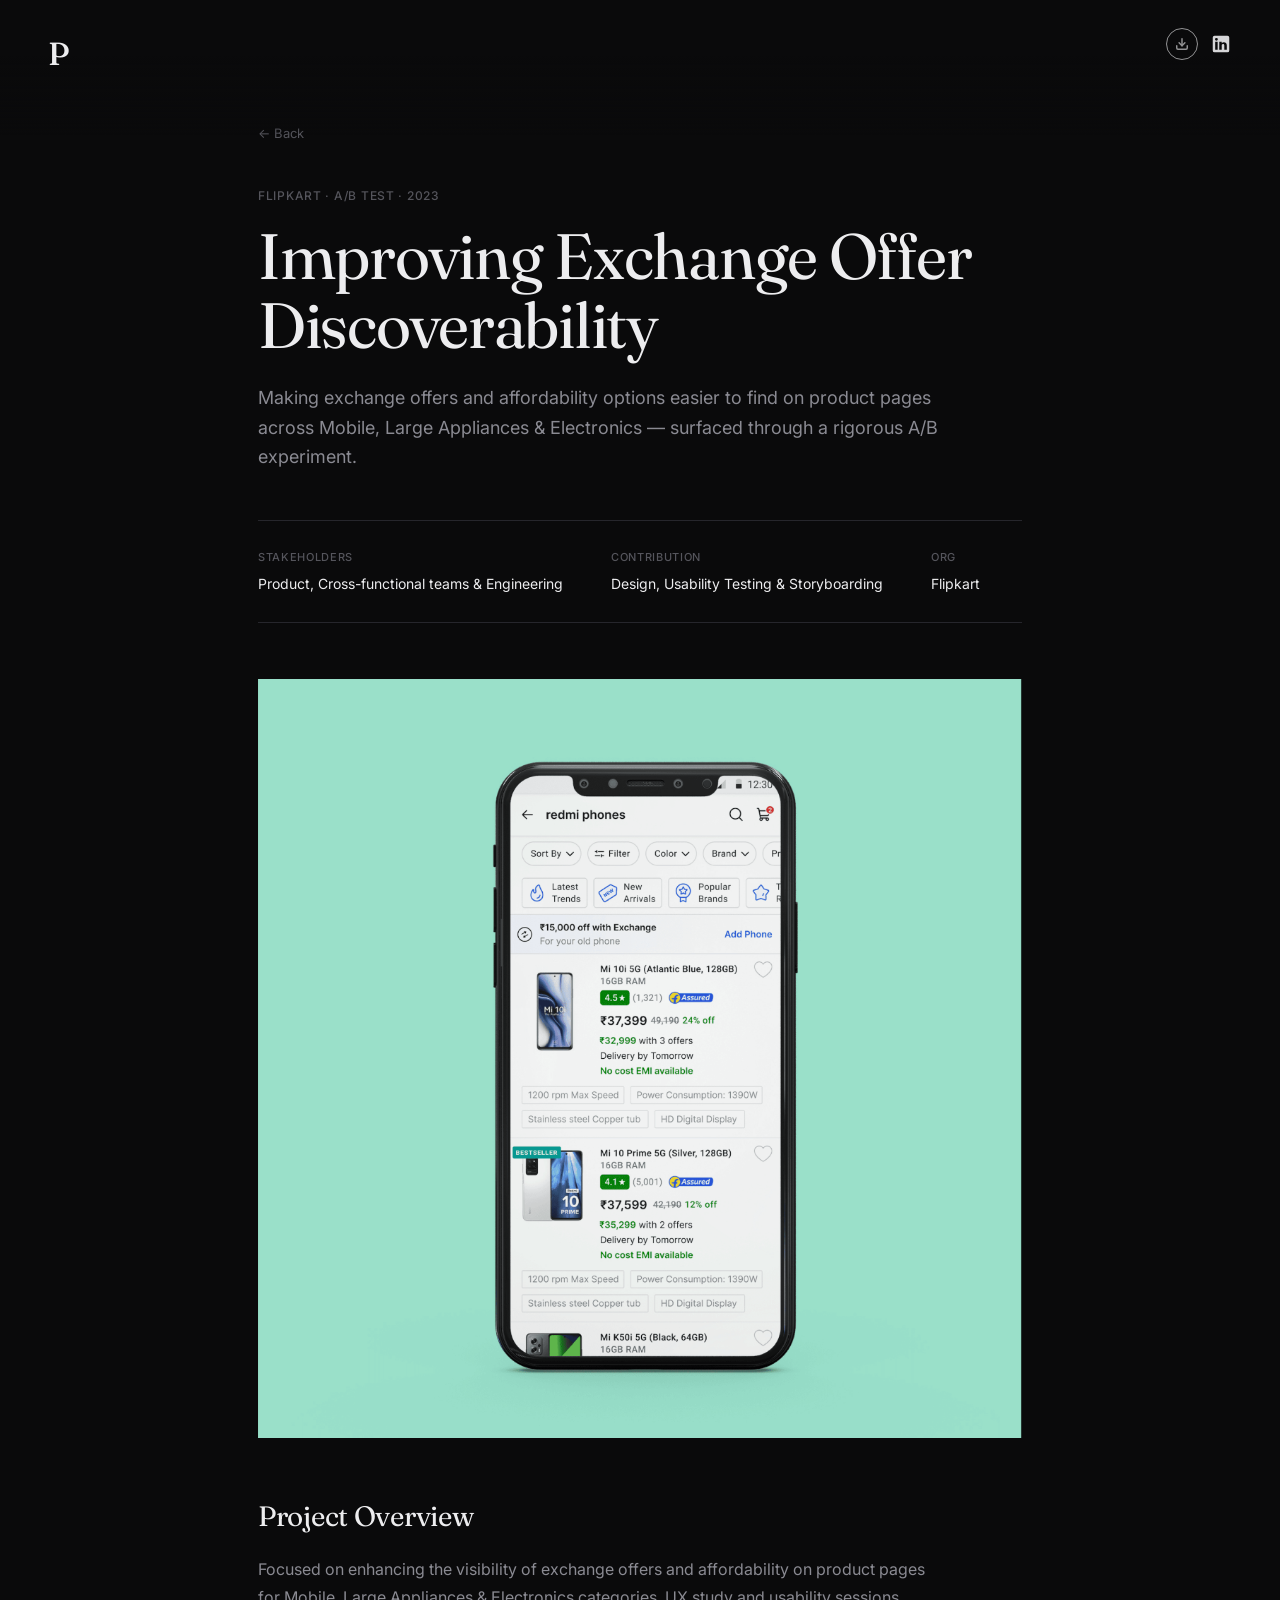
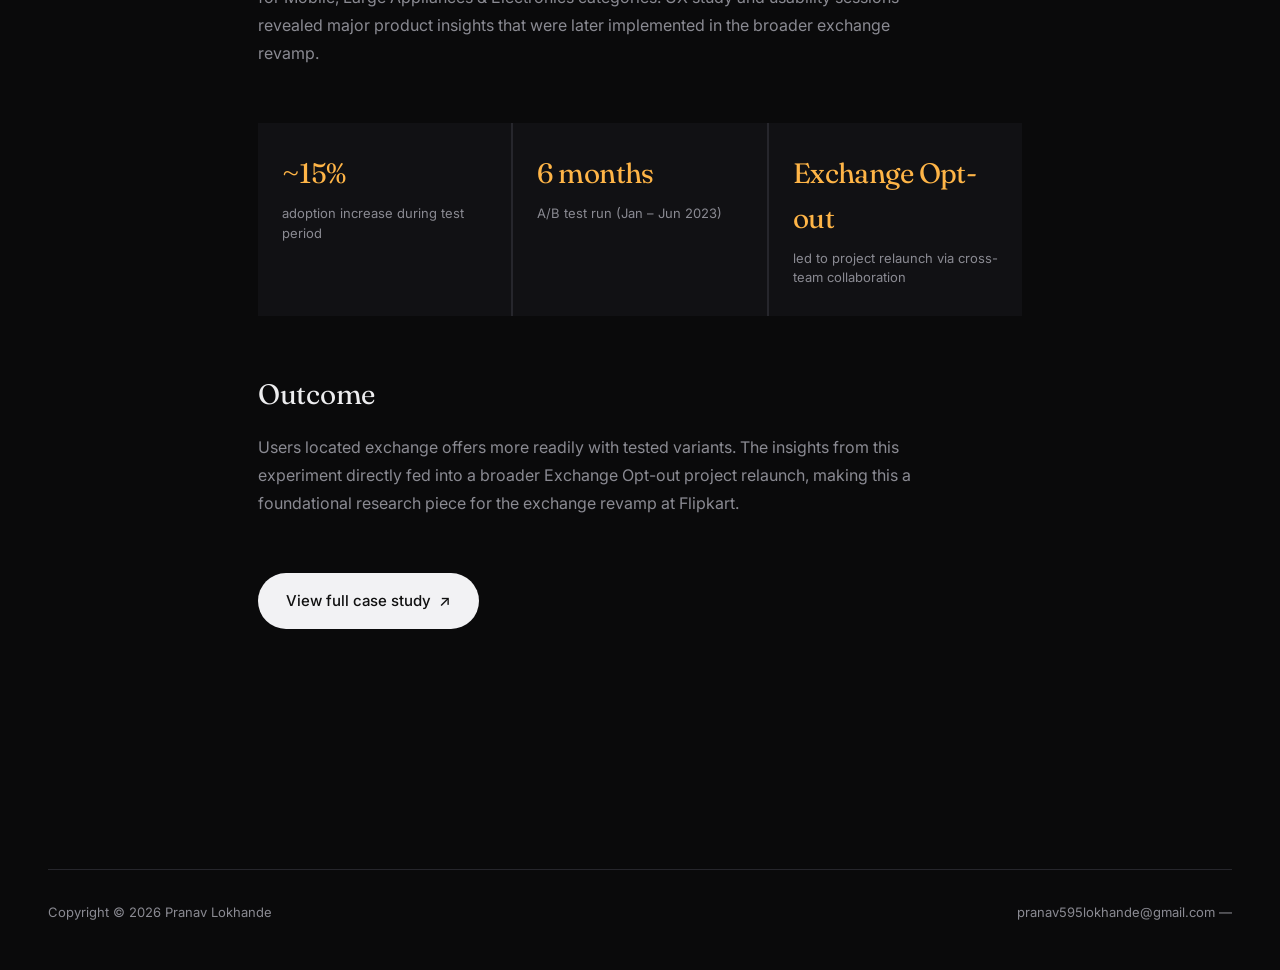
<file: Portfolio/v0.9/work/disc-exchange.html>
<!DOCTYPE html>
<html lang="en">
<head>
  <meta charset="UTF-8">
  <meta name="viewport" content="width=device-width, initial-scale=1.0">
  <title>Exchange Offer Discoverability · Pranav Lokhande</title>
  <link rel="preconnect" href="https://fonts.googleapis.com">
  <link rel="preconnect" href="https://fonts.gstatic.com" crossorigin>
  <link href="https://fonts.googleapis.com/css2?family=Fraunces:opsz,wght@9..144,400;9..144,500&family=Inter:wght@400;500&display=swap" rel="stylesheet">
  <link rel="stylesheet" href="../styles.css">
  <link rel="stylesheet" href="case-study.css">
</head>
<body>

  <header class="nav">
    <a href="../index.html" class="logo">P</a>
    <div class="nav-right">
      <a href="https://drive.google.com" class="nav-resume" target="_blank" rel="noopener" aria-label="Download Resume">
        <svg width="14" height="14" viewBox="0 0 24 24" fill="none" stroke="currentColor" stroke-width="2.5" stroke-linecap="round" stroke-linejoin="round" style="flex-shrink:0"><path d="M21 15v4a2 2 0 0 1-2 2H5a2 2 0 0 1-2-2v-4"/><polyline points="7 10 12 15 17 10"/><line x1="12" y1="15" x2="12" y2="3"/></svg>
        <span class="nav-resume-text">Download Resume</span>
      </a>
      <a href="https://www.linkedin.com/in/pranavlokhande" target="_blank" rel="noopener" class="linkedin" aria-label="LinkedIn">
        <svg width="22" height="22" viewBox="0 0 24 24" fill="currentColor"><path d="M19 3a2 2 0 0 1 2 2v14a2 2 0 0 1-2 2H5a2 2 0 0 1-2-2V5a2 2 0 0 1 2-2h14zM8.34 18.34V9.67H5.67v8.67h2.67zM7 8.5a1.55 1.55 0 1 0 0-3.1 1.55 1.55 0 0 0 0 3.1zM18.34 18.34v-4.75c0-2.48-1.34-3.63-3.12-3.63a2.7 2.7 0 0 0-2.43 1.33V9.67h-2.66c.03.75 0 8.67 0 8.67h2.66v-4.84a1.81 1.81 0 0 1 .09-.65 1.45 1.45 0 0 1 1.37-.97c.96 0 1.35.74 1.35 1.82v4.64h2.74z"/></svg>
      </a>
    </div>
  </header>

  <main class="cs-main">

    <section class="cs-hero">
      <div class="cs-back"><a href="../index.html">← Back</a></div>
      <span class="cs-org">Flipkart · A/B Test · 2023</span>
      <h1 class="cs-title">Improving Exchange Offer Discoverability</h1>
      <p class="cs-subtitle">Making exchange offers and affordability options easier to find on product pages across Mobile, Large Appliances & Electronics — surfaced through a rigorous A/B experiment.</p>

      <div class="cs-meta-row">
        <div class="cs-meta-item">
          <span class="cs-meta-label">Stakeholders</span>
          <span class="cs-meta-value">Product, Cross-functional teams & Engineering</span>
        </div>
        <div class="cs-meta-item">
          <span class="cs-meta-label">Contribution</span>
          <span class="cs-meta-value">Design, Usability Testing & Storyboarding</span>
        </div>
        <div class="cs-meta-item">
          <span class="cs-meta-label">Org</span>
          <span class="cs-meta-value">Flipkart</span>
        </div>
      </div>
    </section>

    <div class="cs-thumb">
      <img src="../images/search-exchange-ab.png" alt="Exchange Offer Discoverability">
    </div>

    <section class="cs-body">
      <div class="cs-section">
        <h2>Project Overview</h2>
        <p>Focused on enhancing the visibility of exchange offers and affordability on product pages for Mobile, Large Appliances & Electronics categories. UX study and usability sessions revealed major product insights that were later implemented in the broader exchange revamp.</p>
      </div>

      <div class="cs-metrics">
        <div class="cs-metric">
          <span class="cs-metric-num">~15%</span>
          <span class="cs-metric-label">adoption increase during test period</span>
        </div>
        <div class="cs-metric">
          <span class="cs-metric-num">6 months</span>
          <span class="cs-metric-label">A/B test run (Jan – Jun 2023)</span>
        </div>
        <div class="cs-metric">
          <span class="cs-metric-num">Exchange Opt-out</span>
          <span class="cs-metric-label">led to project relaunch via cross-team collaboration</span>
        </div>
      </div>

      <div class="cs-section">
        <h2>Outcome</h2>
        <p>Users located exchange offers more readily with tested variants. The insights from this experiment directly fed into a broader Exchange Opt-out project relaunch, making this a foundational research piece for the exchange revamp at Flipkart.</p>
      </div>

      <a class="cs-cta" href="https://drive.google.com/file/d/1Jo4jr-bczu0zxCdBSg3SyGzGRFnaqNC_/view?usp=sharing" target="_blank" rel="noopener">
        View full case study <span aria-hidden="true">↗</span>
      </a>
    </section>

  </main>

  <section class="footer" style="margin-top: 0;">
    <div class="footer-meta">
      <span>Copyright © 2026 Pranav Lokhande</span>
      <a href="mailto:pranav595lokhande@gmail.com">pranav595lokhande@gmail.com —</a>
    </div>
  </section>

  <script src="../script.js"></script>
</body>
</html>
</file>
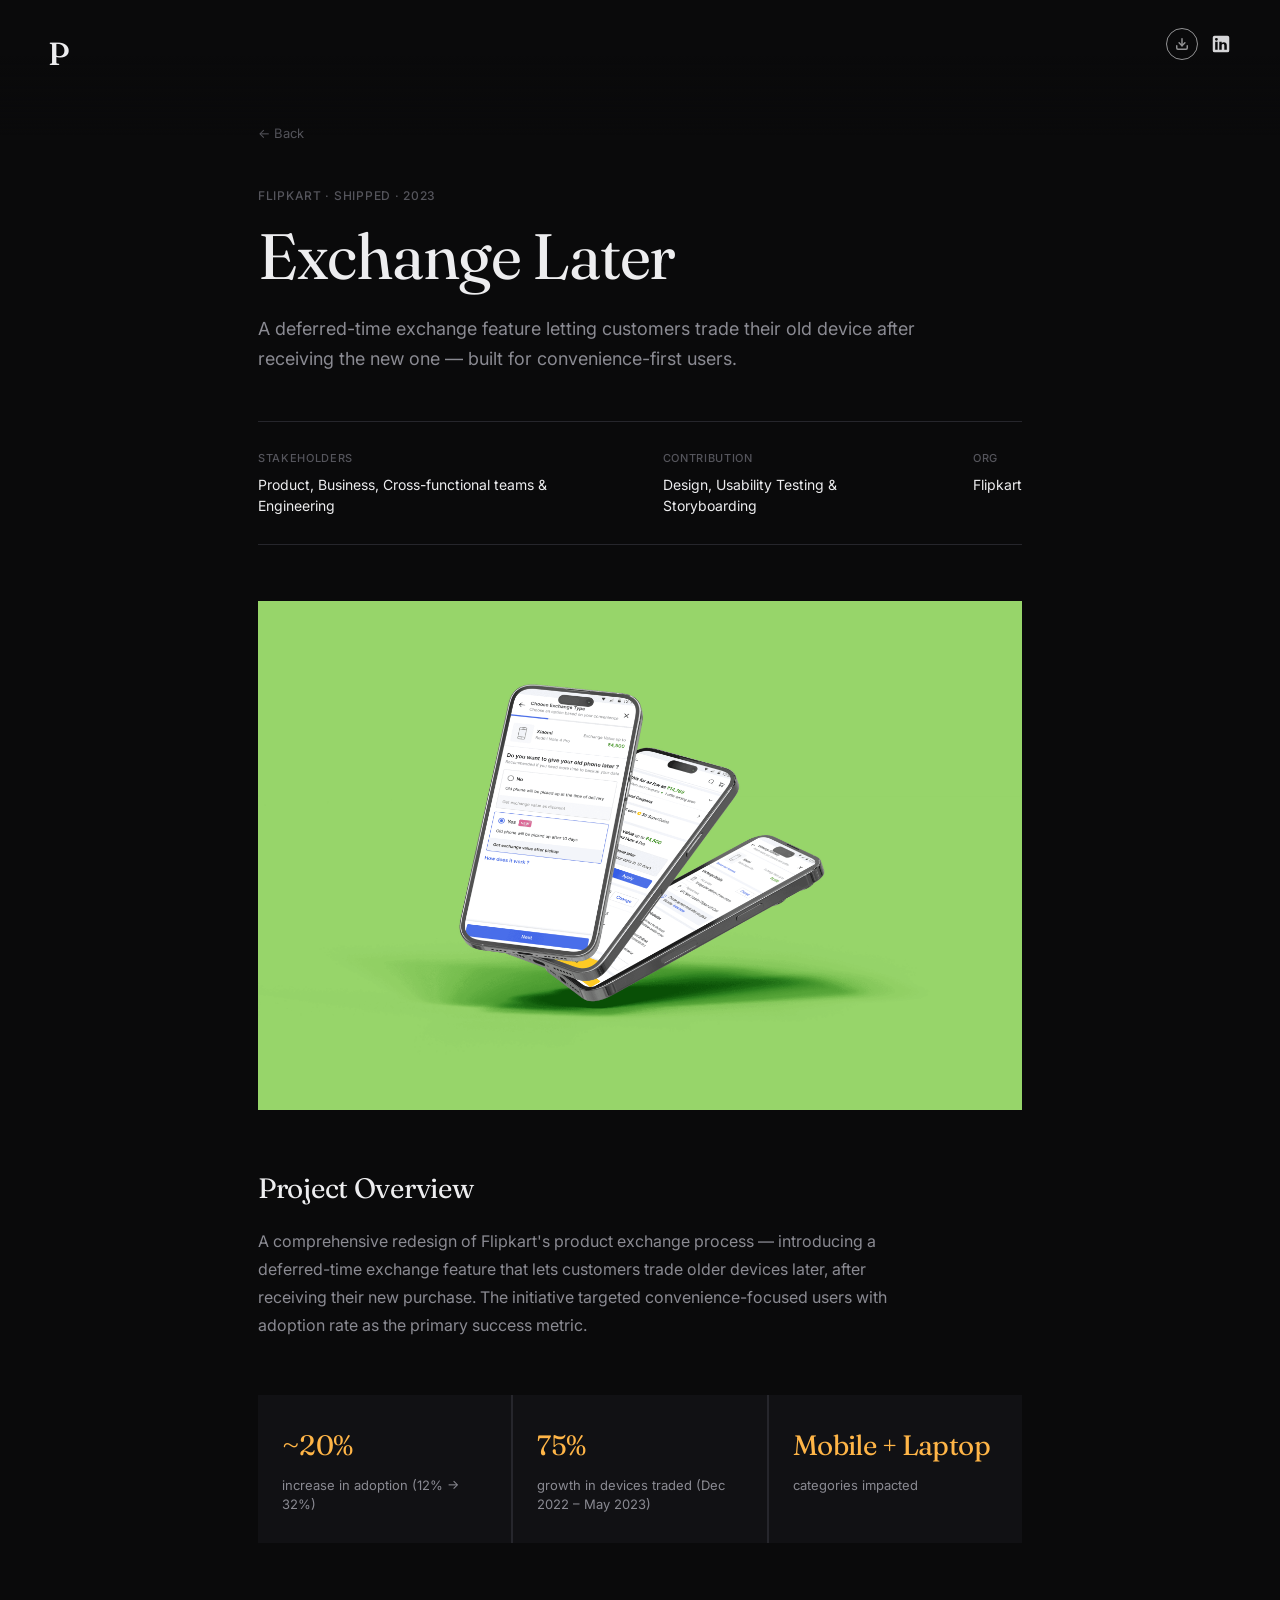
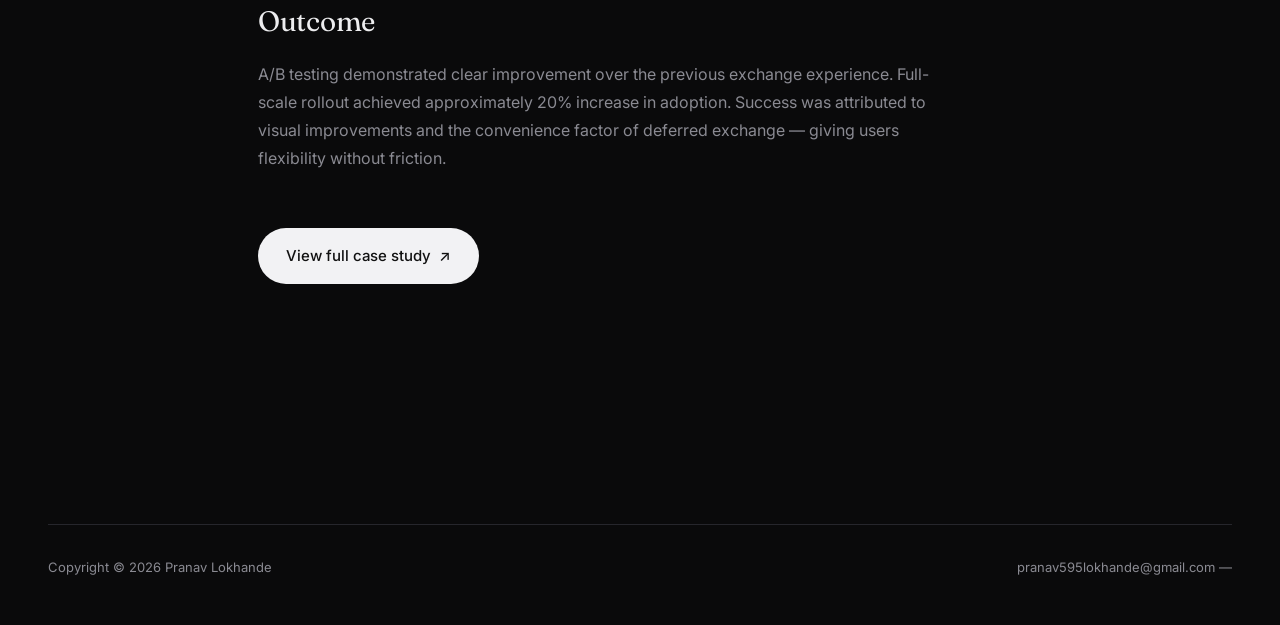
<file: Portfolio/v0.9/work/exchange-later.html>
<!DOCTYPE html>
<html lang="en">
<head>
  <meta charset="UTF-8">
  <meta name="viewport" content="width=device-width, initial-scale=1.0">
  <title>Exchange Later · Pranav Lokhande</title>
  <link rel="preconnect" href="https://fonts.googleapis.com">
  <link rel="preconnect" href="https://fonts.gstatic.com" crossorigin>
  <link href="https://fonts.googleapis.com/css2?family=Fraunces:opsz,wght@9..144,400;9..144,500&family=Inter:wght@400;500&display=swap" rel="stylesheet">
  <link rel="stylesheet" href="../styles.css">
  <link rel="stylesheet" href="case-study.css">
</head>
<body>

  <header class="nav">
    <a href="../index.html" class="logo">P</a>
    <div class="nav-right">
      <a href="https://drive.google.com" class="nav-resume" target="_blank" rel="noopener" aria-label="Download Resume">
        <svg width="14" height="14" viewBox="0 0 24 24" fill="none" stroke="currentColor" stroke-width="2.5" stroke-linecap="round" stroke-linejoin="round" style="flex-shrink:0"><path d="M21 15v4a2 2 0 0 1-2 2H5a2 2 0 0 1-2-2v-4"/><polyline points="7 10 12 15 17 10"/><line x1="12" y1="15" x2="12" y2="3"/></svg>
        <span class="nav-resume-text">Download Resume</span>
      </a>
      <a href="https://www.linkedin.com/in/pranavlokhande" target="_blank" rel="noopener" class="linkedin" aria-label="LinkedIn">
        <svg width="22" height="22" viewBox="0 0 24 24" fill="currentColor"><path d="M19 3a2 2 0 0 1 2 2v14a2 2 0 0 1-2 2H5a2 2 0 0 1-2-2V5a2 2 0 0 1 2-2h14zM8.34 18.34V9.67H5.67v8.67h2.67zM7 8.5a1.55 1.55 0 1 0 0-3.1 1.55 1.55 0 0 0 0 3.1zM18.34 18.34v-4.75c0-2.48-1.34-3.63-3.12-3.63a2.7 2.7 0 0 0-2.43 1.33V9.67h-2.66c.03.75 0 8.67 0 8.67h2.66v-4.84a1.81 1.81 0 0 1 .09-.65 1.45 1.45 0 0 1 1.37-.97c.96 0 1.35.74 1.35 1.82v4.64h2.74z"/></svg>
      </a>
    </div>
  </header>

  <main class="cs-main">

    <section class="cs-hero">
      <div class="cs-back"><a href="../index.html">← Back</a></div>
      <span class="cs-org">Flipkart · Shipped · 2023</span>
      <h1 class="cs-title">Exchange Later</h1>
      <p class="cs-subtitle">A deferred-time exchange feature letting customers trade their old device after receiving the new one — built for convenience-first users.</p>

      <div class="cs-meta-row">
        <div class="cs-meta-item">
          <span class="cs-meta-label">Stakeholders</span>
          <span class="cs-meta-value">Product, Business, Cross-functional teams & Engineering</span>
        </div>
        <div class="cs-meta-item">
          <span class="cs-meta-label">Contribution</span>
          <span class="cs-meta-value">Design, Usability Testing & Storyboarding</span>
        </div>
        <div class="cs-meta-item">
          <span class="cs-meta-label">Org</span>
          <span class="cs-meta-value">Flipkart</span>
        </div>
      </div>
    </section>

    <div class="cs-thumb">
      <img src="../images/exchange-system-rework.png" alt="Exchange Later">
    </div>

    <section class="cs-body">
      <div class="cs-section">
        <h2>Project Overview</h2>
        <p>A comprehensive redesign of Flipkart's product exchange process — introducing a deferred-time exchange feature that lets customers trade older devices later, after receiving their new purchase. The initiative targeted convenience-focused users with adoption rate as the primary success metric.</p>
      </div>

      <div class="cs-metrics">
        <div class="cs-metric">
          <span class="cs-metric-num">~20%</span>
          <span class="cs-metric-label">increase in adoption (12% → 32%)</span>
        </div>
        <div class="cs-metric">
          <span class="cs-metric-num">75%</span>
          <span class="cs-metric-label">growth in devices traded (Dec 2022 – May 2023)</span>
        </div>
        <div class="cs-metric">
          <span class="cs-metric-num">Mobile + Laptop</span>
          <span class="cs-metric-label">categories impacted</span>
        </div>
      </div>

      <div class="cs-section">
        <h2>Outcome</h2>
        <p>A/B testing demonstrated clear improvement over the previous exchange experience. Full-scale rollout achieved approximately 20% increase in adoption. Success was attributed to visual improvements and the convenience factor of deferred exchange — giving users flexibility without friction.</p>
      </div>

      <a class="cs-cta" href="https://drive.google.com/file/d/10CRltXl5P1jxd_d8yJ2-VAv9tEs5f5pd/view?usp=sharing" target="_blank" rel="noopener">
        View full case study <span aria-hidden="true">↗</span>
      </a>
    </section>

  </main>

  <section class="footer" style="margin-top: 0;">
    <div class="footer-meta">
      <span>Copyright © 2026 Pranav Lokhande</span>
      <a href="mailto:pranav595lokhande@gmail.com">pranav595lokhande@gmail.com —</a>
    </div>
  </section>

  <script src="../script.js"></script>
</body>
</html>
</file>
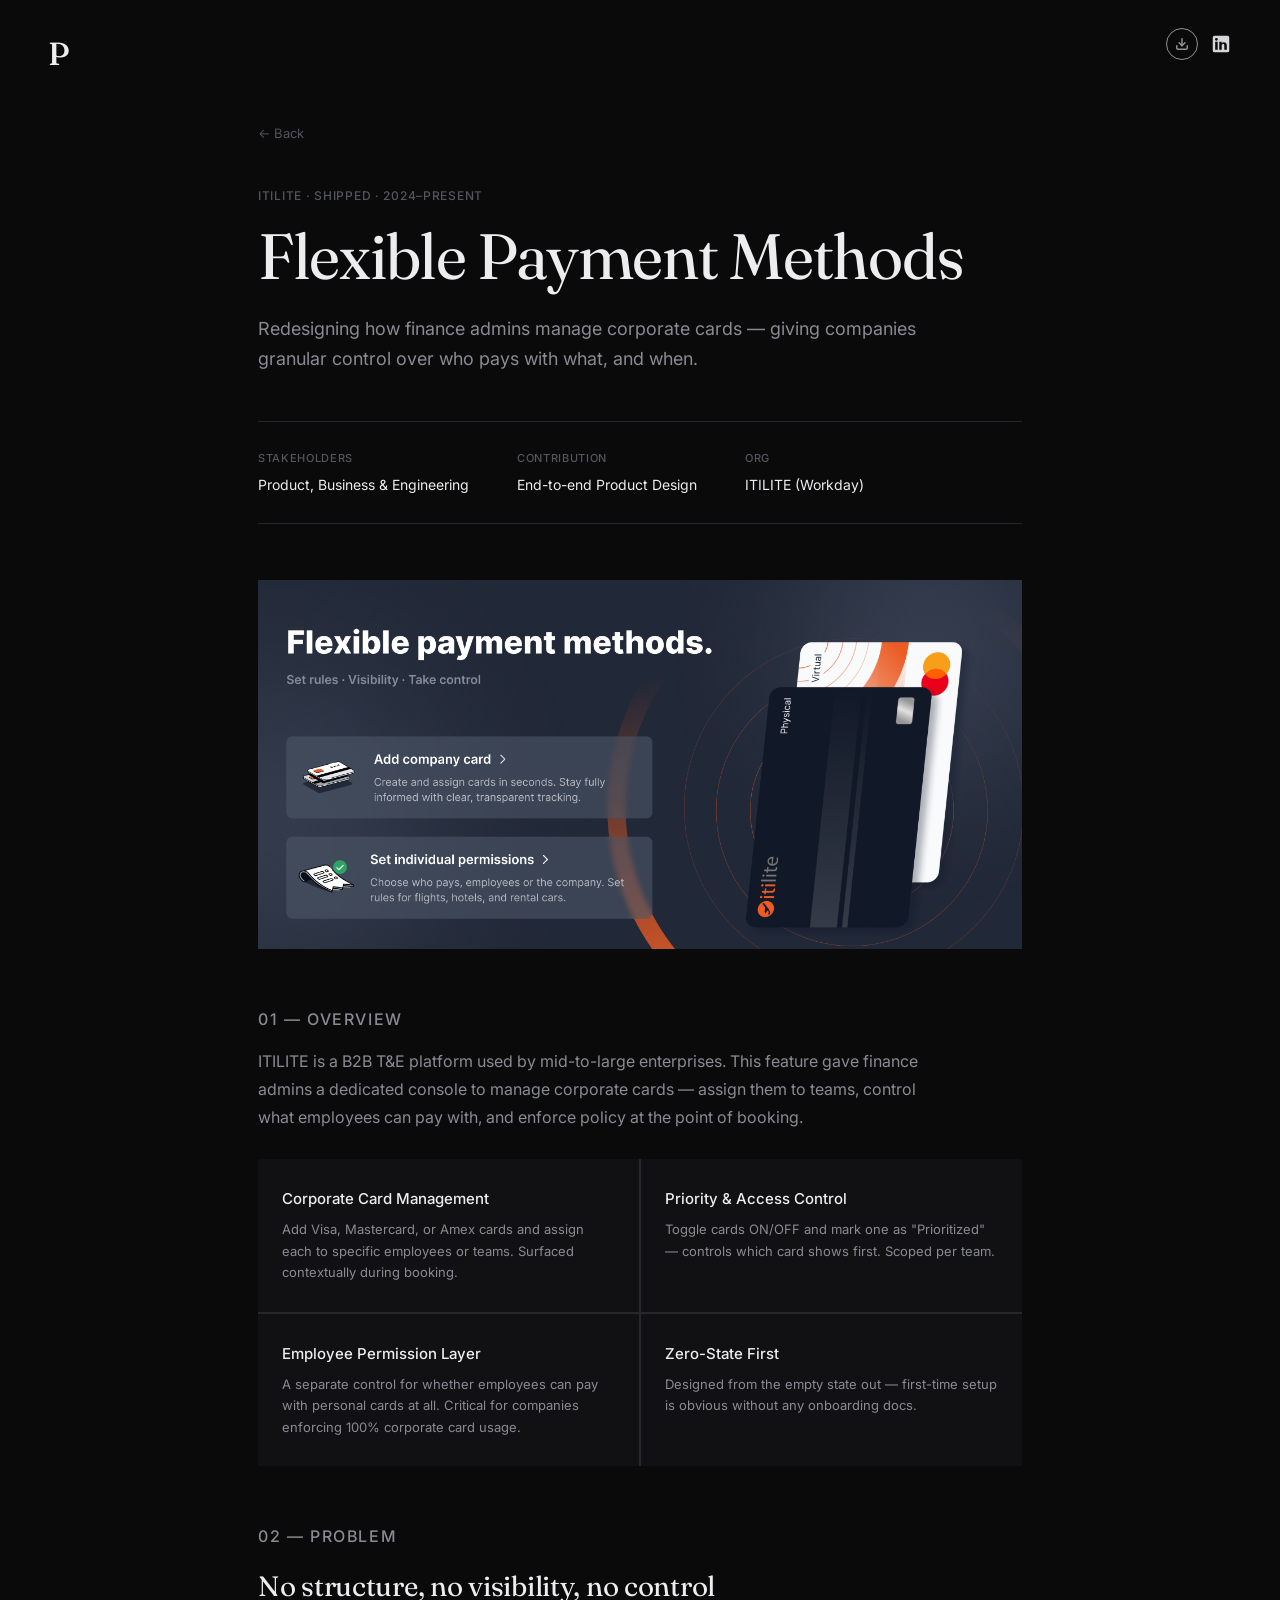
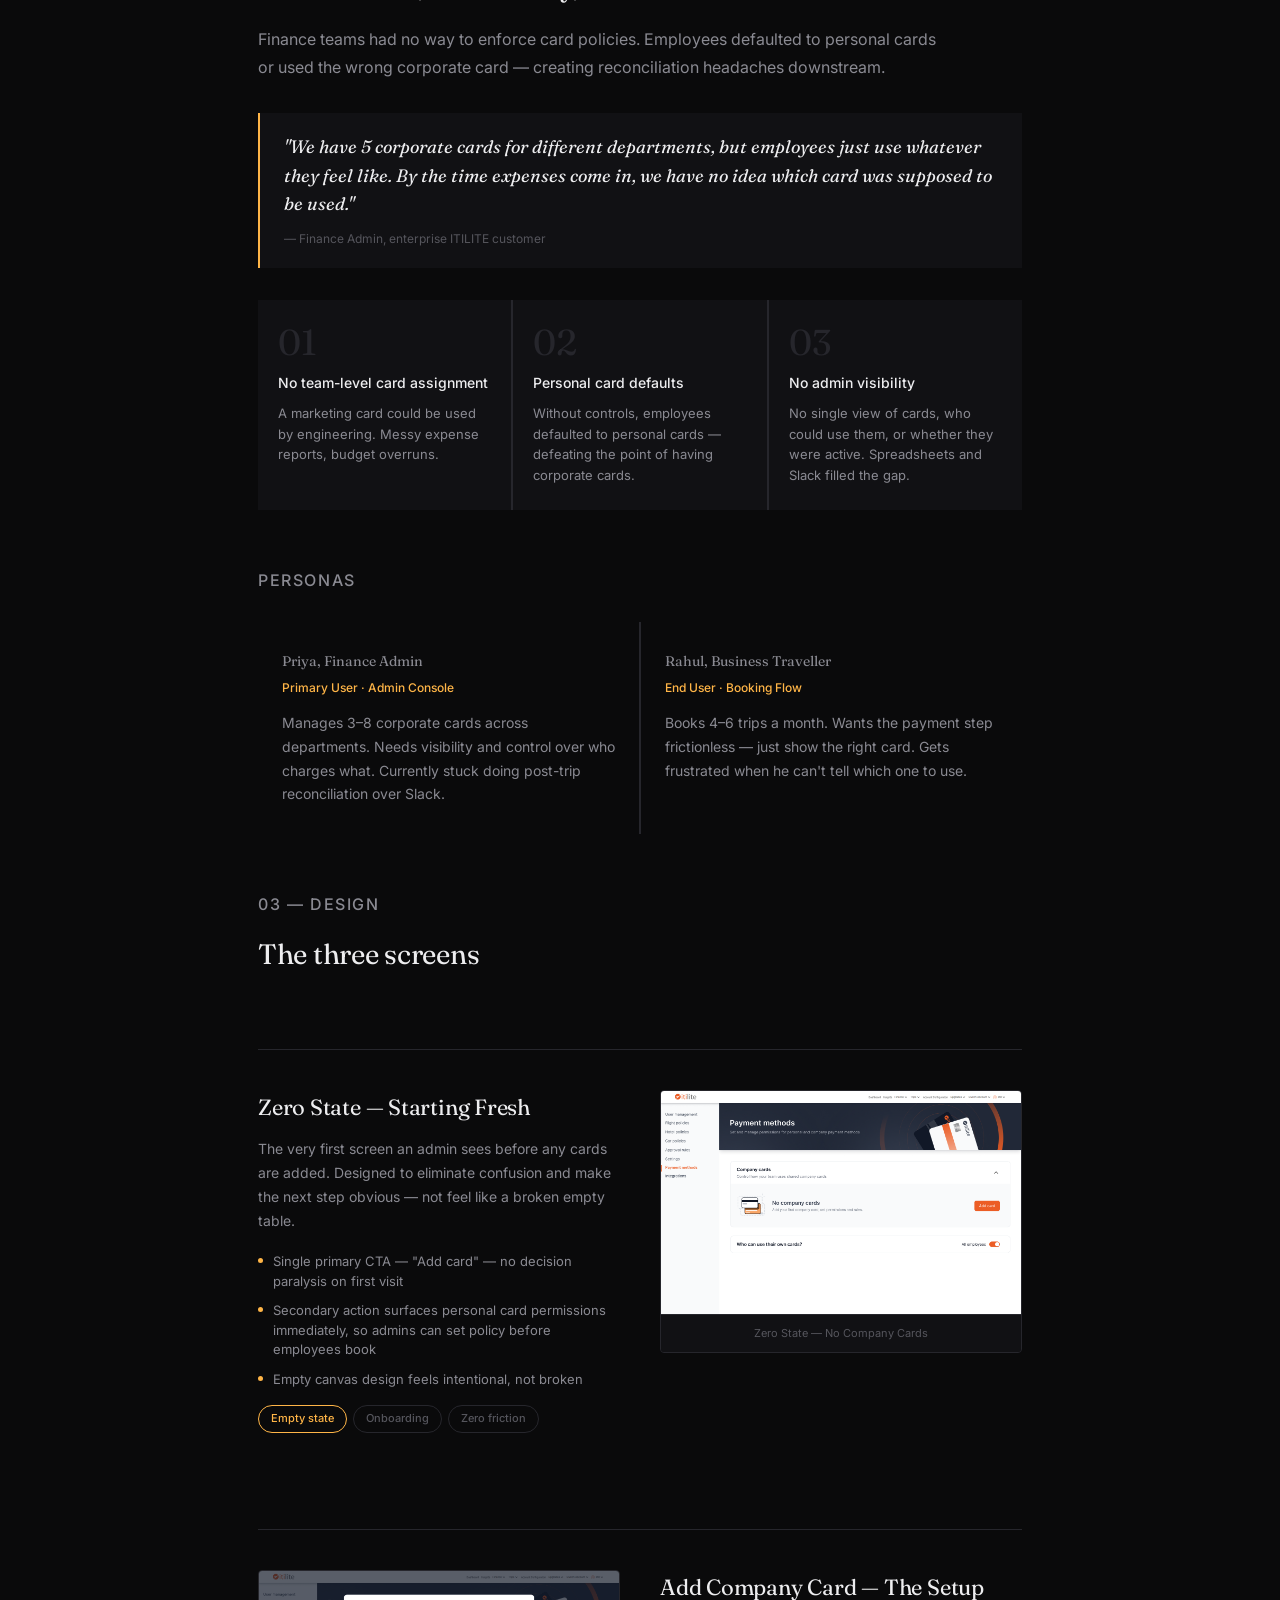
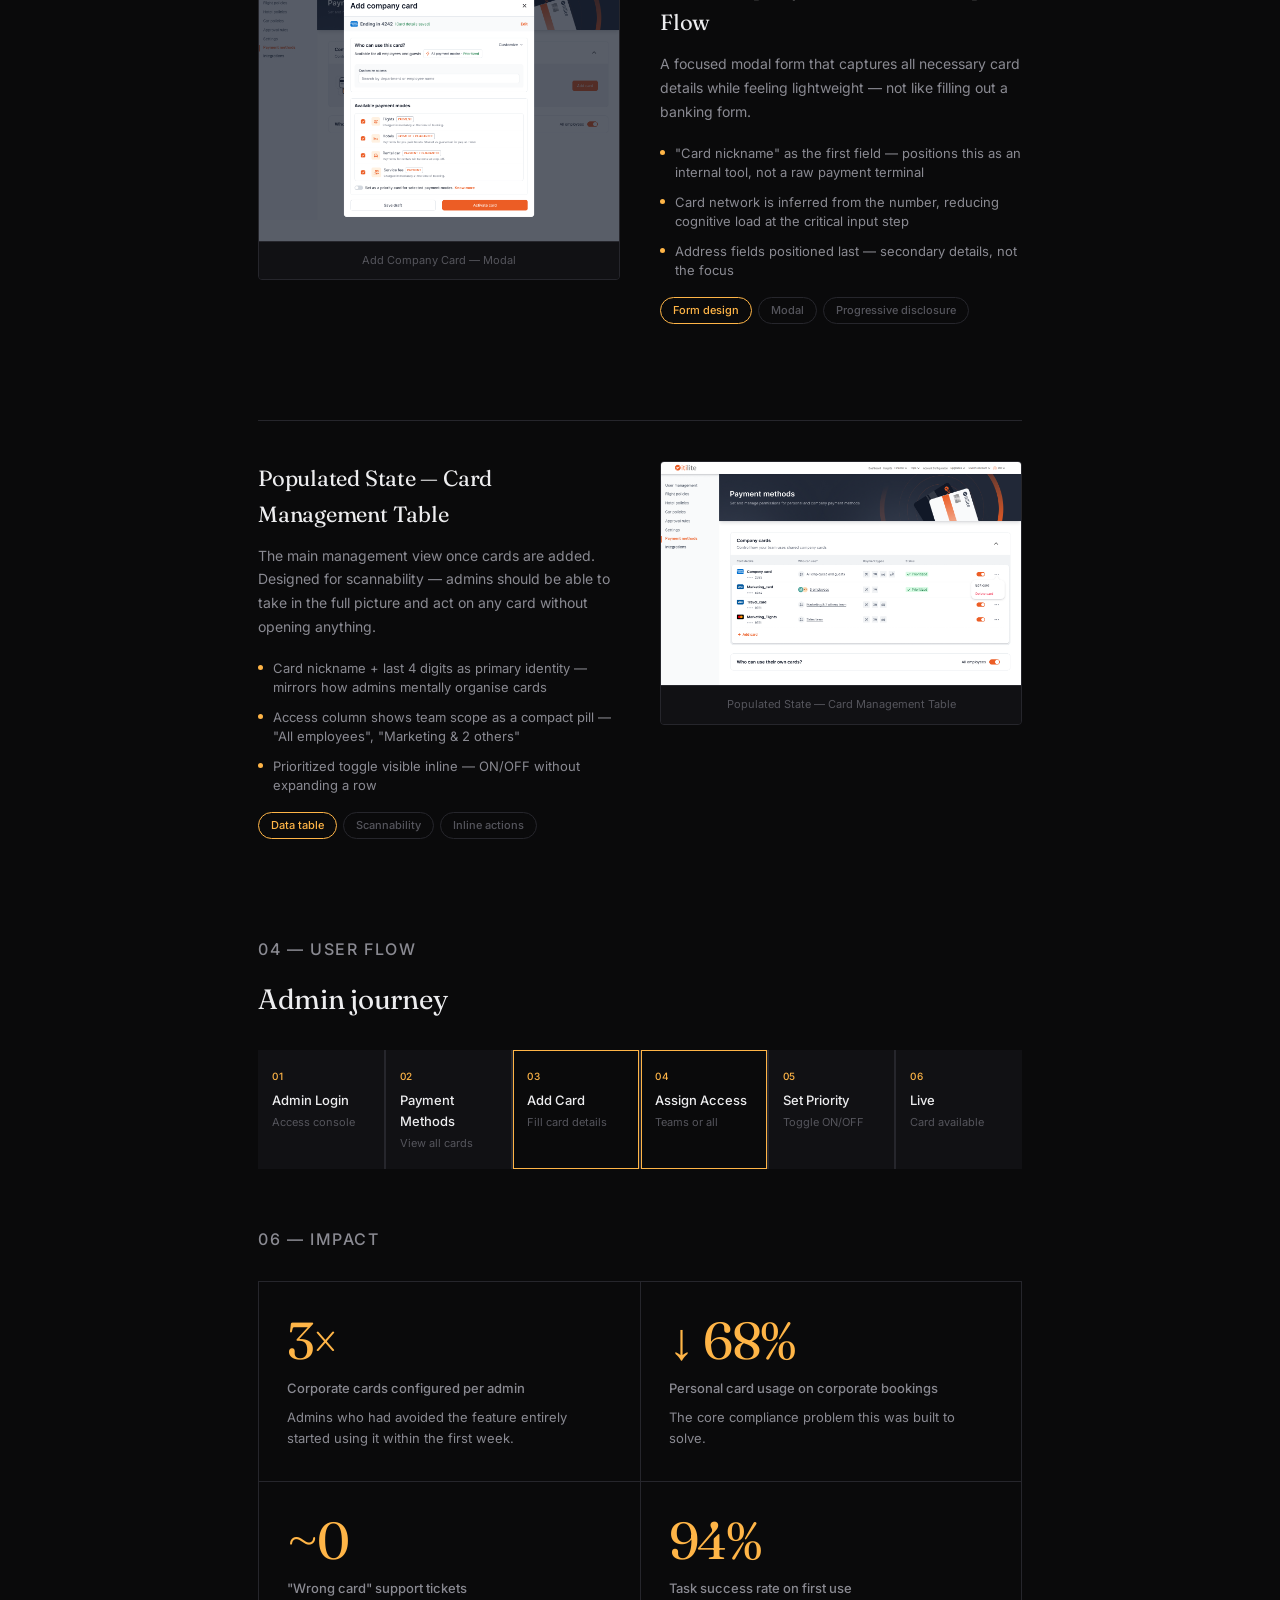
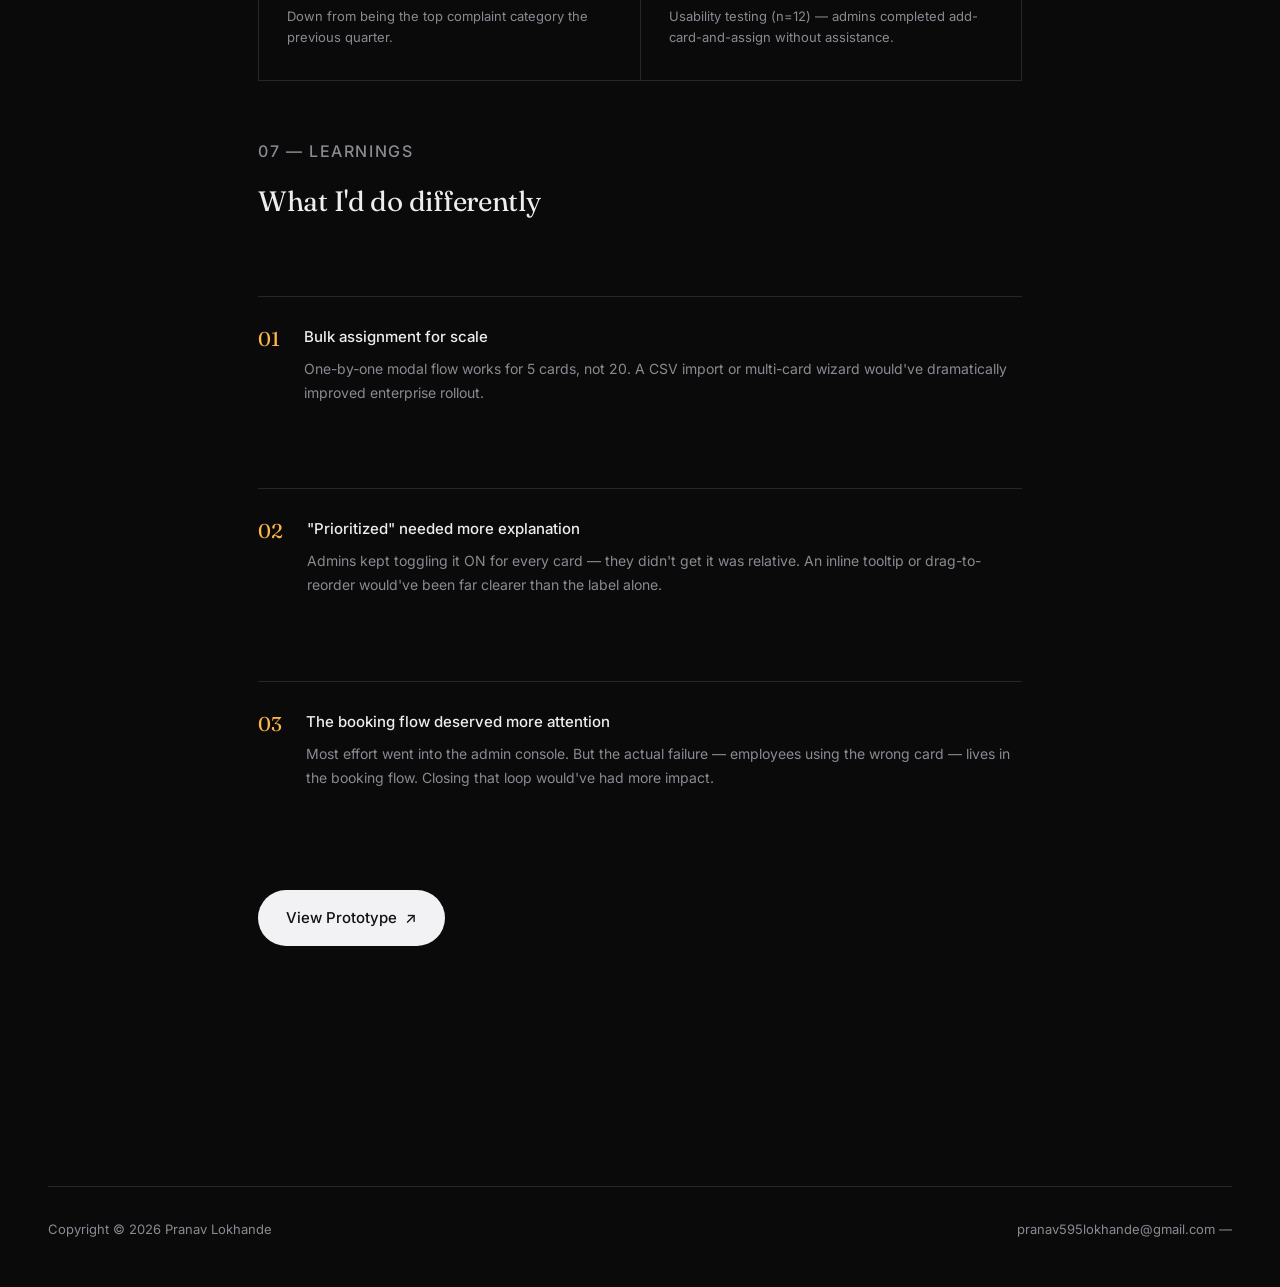
<file: Portfolio/v0.9/work/flexible-payments.html>
<!DOCTYPE html>
<html lang="en">
<head>
  <meta charset="UTF-8">
  <meta name="viewport" content="width=device-width, initial-scale=1.0">
  <title>Flexible Payment Methods · Pranav Lokhande</title>
  <link rel="preconnect" href="https://fonts.googleapis.com">
  <link rel="preconnect" href="https://fonts.gstatic.com" crossorigin>
  <link href="https://fonts.googleapis.com/css2?family=Fraunces:opsz,wght@9..144,400;9..144,500&family=Inter:wght@400;500&display=swap" rel="stylesheet">
  <link rel="stylesheet" href="../styles.css">
  <link rel="stylesheet" href="case-study.css">
  <style>

    /* ── Eyebrow label ── */
    .cs-eyebrow {
      font-size: 11px;
      font-weight: 500;
      letter-spacing: 0.1em;
      text-transform: uppercase;
      color: var(--text-faint);
      margin-bottom: 14px;
    }

    /* ── Editorial pull quote ── */
    .cs-editorial {
      font-family: 'Fraunces', serif;
      font-size: clamp(20px, 2.8vw, 28px);
      font-weight: 400;
      line-height: 1.4;
      color: var(--text);
      letter-spacing: -0.01em;
      margin-bottom: 20px;
    }

    .cs-body-text {
      font-size: 15px;
      color: var(--text-dim);
      line-height: 1.8;
      max-width: 680px;
      margin-bottom: 16px;
    }

    /* ── Overview cards ── */
    .cs-overview-grid {
      display: grid;
      grid-template-columns: 1fr 1fr;
      gap: 2px;
      background: var(--pill-border);
      margin-top: 28px;
    }

    .cs-overview-card {
      background: var(--bg-elev);
      padding: 28px 24px;
    }

    .cs-overview-icon {
      font-size: 22px;
      margin-bottom: 14px;
    }

    .cs-overview-card h3 {
      font-size: 15px;
      font-weight: 500;
      color: var(--text);
      margin-bottom: 8px;
    }

    .cs-overview-card p {
      font-size: 13px;
      color: var(--text-dim);
      line-height: 1.65;
      max-width: none;
    }

    /* ── Quote block ── */
    .cs-quote {
      border-left: 2px solid var(--accent);
      padding: 20px 24px;
      margin: 32px 0;
      background: var(--bg-elev);
    }

    .cs-quote p {
      font-family: 'Fraunces', serif;
      font-size: 18px;
      font-weight: 400;
      color: var(--text);
      line-height: 1.6;
      font-style: italic;
      max-width: none;
    }

    .cs-quote cite {
      display: block;
      font-size: 12px;
      color: var(--text-faint);
      margin-top: 10px;
      font-style: normal;
    }

    /* ── Pain points ── */
    .cs-pain-grid {
      display: grid;
      grid-template-columns: repeat(3, 1fr);
      gap: 2px;
      background: var(--pill-border);
      margin-top: 28px;
    }

    .cs-pain-item {
      background: var(--bg-elev);
      padding: 24px 20px;
    }

    .cs-pain-num {
      font-family: 'Fraunces', serif;
      font-size: 36px;
      font-weight: 400;
      color: var(--pill-border);
      line-height: 1;
      margin-bottom: 12px;
    }

    .cs-pain-item h4 {
      font-size: 14px;
      font-weight: 500;
      color: var(--text);
      margin-bottom: 8px;
    }

    .cs-pain-item p {
      font-size: 13px;
      color: var(--text-dim);
      line-height: 1.6;
      max-width: none;
    }

    /* ── Personas ── */
    .cs-persona-pair {
      display: grid;
      grid-template-columns: 1fr 1fr;
      gap: 2px;
      background: var(--pill-border);
      margin-top: 28px;
    }

    .cs-persona {
      background: var(--bg);
      padding: 28px 24px;
    }

    .cs-persona-name {
      font-family: 'Fraunces', serif;
      font-size: 20px;
      font-weight: 400;
      color: var(--text);
      margin-bottom: 4px;
    }

    .cs-persona-role {
      font-size: 12px;
      color: var(--accent);
      font-weight: 500;
      display: block;
      margin-bottom: 14px;
    }

    .cs-persona p {
      font-size: 14px;
      color: var(--text-dim);
      line-height: 1.7;
      max-width: none;
    }

    /* ── Screen blocks ── */
    .cs-screen-block {
      display: grid;
      grid-template-columns: 1fr 1fr;
      gap: 40px;
      align-items: start;
      padding: 40px 0;
      border-top: 1px solid var(--pill-border);
    }

    .cs-screen-block.flip {
      direction: rtl;
    }

    .cs-screen-block.flip > * {
      direction: ltr;
    }

    .cs-screen-info h3 {
      font-family: 'Fraunces', serif;
      font-size: 22px;
      font-weight: 400;
      color: var(--text);
      margin-bottom: 12px;
      letter-spacing: -0.01em;
    }

    .cs-screen-info p {
      font-size: 14px;
      color: var(--text-dim);
      line-height: 1.7;
      max-width: none;
      margin-bottom: 20px;
    }

    .cs-screen-callouts {
      display: flex;
      flex-direction: column;
      gap: 10px;
    }

    .cs-screen-dot {
      display: flex;
      align-items: flex-start;
      gap: 10px;
      font-size: 13px;
      color: var(--text-dim);
      line-height: 1.5;
    }

    .cs-screen-dot::before {
      content: '';
      width: 5px;
      height: 5px;
      border-radius: 50%;
      background: var(--accent);
      margin-top: 6px;
      flex-shrink: 0;
    }

    .cs-screen-img {
      border-radius: 4px;
      overflow: hidden;
      border: 1px solid var(--pill-border);
      background: var(--bg-elev);
    }

    .cs-screen-img img {
      width: 100%;
      display: block;
    }

    .cs-screen-caption {
      font-size: 11px;
      color: var(--text-faint);
      text-align: center;
      padding: 10px;
      background: var(--bg-elev);
      border-top: 1px solid var(--pill-border);
    }

    .cs-chip-row {
      display: flex;
      flex-wrap: wrap;
      gap: 6px;
      margin-top: 16px;
    }

    .cs-chip {
      font-size: 11px;
      font-weight: 500;
      color: var(--text-faint);
      border: 1px solid var(--pill-border);
      border-radius: 999px;
      padding: 4px 12px;
    }

    .cs-chip.accent {
      color: var(--accent);
      border-color: var(--accent);
    }

    /* ── User flow ── */
    .cs-flow-row {
      display: grid;
      grid-template-columns: repeat(6, 1fr);
      gap: 2px;
      background: var(--pill-border);
      margin-top: 28px;
    }

    .cs-flow-item {
      background: var(--bg-elev);
      padding: 18px 14px;
    }

    .cs-flow-item.active {
      background: var(--bg);
      outline: 1px solid var(--accent);
      outline-offset: -1px;
    }

    .cs-flow-n {
      font-size: 10px;
      font-weight: 500;
      color: var(--accent);
      letter-spacing: 0.08em;
      margin-bottom: 6px;
    }

    .cs-flow-name {
      font-size: 13px;
      font-weight: 500;
      color: var(--text);
      margin-bottom: 4px;
    }

    .cs-flow-sub {
      font-size: 11px;
      color: var(--text-faint);
      line-height: 1.4;
    }

    /* ── Impact grid ── */
    .cs-impact-grid {
      display: grid;
      grid-template-columns: 1fr 1fr;
      gap: 0;
      margin-top: 28px;
      border-top: 1px solid var(--pill-border);
      border-left: 1px solid var(--pill-border);
    }

    .cs-impact-item {
      border-right: 1px solid var(--pill-border);
      border-bottom: 1px solid var(--pill-border);
      padding: 32px 28px;
    }

    .cs-impact-num {
      font-family: 'Fraunces', serif;
      font-size: 52px;
      font-weight: 400;
      color: var(--accent);
      line-height: 1;
      letter-spacing: -0.02em;
      margin-bottom: 12px;
    }

    .cs-impact-label {
      font-size: 14px;
      font-weight: 500;
      color: var(--text);
      margin-bottom: 8px;
    }

    .cs-impact-item p {
      font-size: 13px;
      color: var(--text-dim);
      line-height: 1.6;
      max-width: none;
    }

    /* ── Learnings ── */
    .cs-learning {
      display: flex;
      gap: 24px;
      padding: 28px 0;
      border-top: 1px solid var(--pill-border);
      align-items: flex-start;
    }

    .cs-learning-num {
      font-family: 'Fraunces', serif;
      font-size: 20px;
      font-weight: 400;
      color: var(--accent);
      flex-shrink: 0;
      line-height: 1;
      padding-top: 4px;
    }

    .cs-learning h4 {
      font-size: 15px;
      font-weight: 500;
      color: var(--text);
      margin-bottom: 8px;
    }

    .cs-learning p {
      font-size: 14px;
      color: var(--text-dim);
      line-height: 1.7;
      max-width: none;
    }

    @media (max-width: 768px) {
      .cs-overview-grid { grid-template-columns: 1fr; }
      .cs-pain-grid { grid-template-columns: 1fr; }
      .cs-persona-pair { grid-template-columns: 1fr; }
      .cs-screen-block { grid-template-columns: 1fr; }
      .cs-screen-block.flip { direction: ltr; }
      .cs-flow-row { grid-template-columns: repeat(3, 1fr); }
      .cs-impact-grid { grid-template-columns: 1fr; border-left: none; }
      .cs-impact-item { border-left: 1px solid var(--pill-border); }
    }
  </style>
</head>
<body>

  <header class="nav">
    <a href="../index.html" class="logo">P</a>
    <div class="nav-right">
      <a href="https://drive.google.com" class="nav-resume" target="_blank" rel="noopener" aria-label="Download Resume">
        <svg width="14" height="14" viewBox="0 0 24 24" fill="none" stroke="currentColor" stroke-width="2.5" stroke-linecap="round" stroke-linejoin="round" style="flex-shrink:0"><path d="M21 15v4a2 2 0 0 1-2 2H5a2 2 0 0 1-2-2v-4"/><polyline points="7 10 12 15 17 10"/><line x1="12" y1="15" x2="12" y2="3"/></svg>
        <span class="nav-resume-text">Download Resume</span>
      </a>
      <a href="https://www.linkedin.com/in/pranavlokhande" target="_blank" rel="noopener" class="linkedin" aria-label="LinkedIn">
        <svg width="22" height="22" viewBox="0 0 24 24" fill="currentColor"><path d="M19 3a2 2 0 0 1 2 2v14a2 2 0 0 1-2 2H5a2 2 0 0 1-2-2V5a2 2 0 0 1 2-2h14zM8.34 18.34V9.67H5.67v8.67h2.67zM7 8.5a1.55 1.55 0 1 0 0-3.1 1.55 1.55 0 0 0 0 3.1zM18.34 18.34v-4.75c0-2.48-1.34-3.63-3.12-3.63a2.7 2.7 0 0 0-2.43 1.33V9.67h-2.66c.03.75 0 8.67 0 8.67h2.66v-4.84a1.81 1.81 0 0 1 .09-.65 1.45 1.45 0 0 1 1.37-.97c.96 0 1.35.74 1.35 1.82v4.64h2.74z"/></svg>
      </a>
    </div>
  </header>

  <main class="cs-main">

    <section class="cs-hero">
      <div class="cs-back"><a href="../index.html">← Back</a></div>
      <span class="cs-org">ITILITE · Shipped · 2024–Present</span>
      <h1 class="cs-title">Flexible Payment Methods</h1>
      <p class="cs-subtitle">Redesigning how finance admins manage corporate cards — giving companies granular control over who pays with what, and when.</p>

      <div class="cs-meta-row">
        <div class="cs-meta-item">
          <span class="cs-meta-label">Stakeholders</span>
          <span class="cs-meta-value">Product, Business & Engineering</span>
        </div>
        <div class="cs-meta-item">
          <span class="cs-meta-label">Contribution</span>
          <span class="cs-meta-value">End-to-end Product Design</span>
        </div>
        <div class="cs-meta-item">
          <span class="cs-meta-label">Org</span>
          <span class="cs-meta-value">ITILITE (Workday)</span>
        </div>
      </div>
    </section>

    <div class="cs-thumb">
      <img src="../images/flexible-payments.png" alt="Flexible Payment Methods">
    </div>

    <section class="cs-body">

      <!-- 01 OVERVIEW -->
      <div class="cs-section">
        <p class="cs-eyebrow">01 — Overview</p>
        <p>ITILITE is a B2B T&amp;E platform used by mid-to-large enterprises. This feature gave finance admins a dedicated console to manage corporate cards — assign them to teams, control what employees can pay with, and enforce policy at the point of booking.</p>

        <div class="cs-overview-grid">
          <div class="cs-overview-card">
            <h3>Corporate Card Management</h3>
            <p>Add Visa, Mastercard, or Amex cards and assign each to specific employees or teams. Surfaced contextually during booking.</p>
          </div>
          <div class="cs-overview-card">
            <h3>Priority &amp; Access Control</h3>
            <p>Toggle cards ON/OFF and mark one as "Prioritized" — controls which card shows first. Scoped per team.</p>
          </div>
          <div class="cs-overview-card">
            <h3>Employee Permission Layer</h3>
            <p>A separate control for whether employees can pay with personal cards at all. Critical for companies enforcing 100% corporate card usage.</p>
          </div>
          <div class="cs-overview-card">
            <h3>Zero-State First</h3>
            <p>Designed from the empty state out — first-time setup is obvious without any onboarding docs.</p>
          </div>
        </div>
      </div>

      <!-- 02 PROBLEM -->
      <div class="cs-section">
        <p class="cs-eyebrow">02 — Problem</p>
        <h2>No structure, no visibility, no control</h2>
        <p>Finance teams had no way to enforce card policies. Employees defaulted to personal cards or used the wrong corporate card — creating reconciliation headaches downstream.</p>

        <div class="cs-quote">
          <p>"We have 5 corporate cards for different departments, but employees just use whatever they feel like. By the time expenses come in, we have no idea which card was supposed to be used."</p>
          <cite>— Finance Admin, enterprise ITILITE customer</cite>
        </div>

        <div class="cs-pain-grid">
          <div class="cs-pain-item">
            <div class="cs-pain-num">01</div>
            <h4>No team-level card assignment</h4>
            <p>A marketing card could be used by engineering. Messy expense reports, budget overruns.</p>
          </div>
          <div class="cs-pain-item">
            <div class="cs-pain-num">02</div>
            <h4>Personal card defaults</h4>
            <p>Without controls, employees defaulted to personal cards — defeating the point of having corporate cards.</p>
          </div>
          <div class="cs-pain-item">
            <div class="cs-pain-num">03</div>
            <h4>No admin visibility</h4>
            <p>No single view of cards, who could use them, or whether they were active. Spreadsheets and Slack filled the gap.</p>
          </div>
        </div>
      </div>

      <!-- PERSONAS -->
      <div class="cs-section">
        <p class="cs-eyebrow">Personas</p>

        <div class="cs-persona-pair">
          <div class="cs-persona">
            <p class="cs-persona-name">Priya, Finance Admin</p>
            <span class="cs-persona-role">Primary User · Admin Console</span>
            <p>Manages 3–8 corporate cards across departments. Needs visibility and control over who charges what. Currently stuck doing post-trip reconciliation over Slack.</p>
          </div>
          <div class="cs-persona">
            <p class="cs-persona-name">Rahul, Business Traveller</p>
            <span class="cs-persona-role">End User · Booking Flow</span>
            <p>Books 4–6 trips a month. Wants the payment step frictionless — just show the right card. Gets frustrated when he can't tell which one to use.</p>
          </div>
        </div>
      </div>

      <!-- 03 DESIGN -->
      <div class="cs-section">
        <p class="cs-eyebrow">03 — Design</p>
        <h2>The three screens</h2>
      </div>

      <!-- Screen 1 -->
      <div class="cs-screen-block">
        <div class="cs-screen-info">
          <h3>Zero State — Starting Fresh</h3>
          <p>The very first screen an admin sees before any cards are added. Designed to eliminate confusion and make the next step obvious — not feel like a broken empty table.</p>
          <div class="cs-screen-callouts">
            <div class="cs-screen-dot">Single primary CTA — "Add card" — no decision paralysis on first visit</div>
            <div class="cs-screen-dot">Secondary action surfaces personal card permissions immediately, so admins can set policy before employees book</div>
            <div class="cs-screen-dot">Empty canvas design feels intentional, not broken</div>
          </div>
          <div class="cs-chip-row">
            <span class="cs-chip accent">Empty state</span>
            <span class="cs-chip">Onboarding</span>
            <span class="cs-chip">Zero friction</span>
          </div>
        </div>
        <div class="cs-screen-img">
          <img src="../IL work/flexi-pay/screen-zero.png" alt="Zero State — No Company Cards">
          <div class="cs-screen-caption">Zero State — No Company Cards</div>
        </div>
      </div>

      <!-- Screen 2 -->
      <div class="cs-screen-block flip">
        <div class="cs-screen-info">
          <h3>Add Company Card — The Setup Flow</h3>
          <p>A focused modal form that captures all necessary card details while feeling lightweight — not like filling out a banking form.</p>
          <div class="cs-screen-callouts">
            <div class="cs-screen-dot">"Card nickname" as the first field — positions this as an internal tool, not a raw payment terminal</div>
            <div class="cs-screen-dot">Card network is inferred from the number, reducing cognitive load at the critical input step</div>
            <div class="cs-screen-dot">Address fields positioned last — secondary details, not the focus</div>
          </div>
          <div class="cs-chip-row">
            <span class="cs-chip accent">Form design</span>
            <span class="cs-chip">Modal</span>
            <span class="cs-chip">Progressive disclosure</span>
          </div>
        </div>
        <div class="cs-screen-img">
          <img src="../IL work/flexi-pay/screen-modal.png" alt="Add Company Card Modal">
          <div class="cs-screen-caption">Add Company Card — Modal</div>
        </div>
      </div>

      <!-- Screen 3 -->
      <div class="cs-screen-block">
        <div class="cs-screen-info">
          <h3>Populated State — Card Management Table</h3>
          <p>The main management view once cards are added. Designed for scannability — admins should be able to take in the full picture and act on any card without opening anything.</p>
          <div class="cs-screen-callouts">
            <div class="cs-screen-dot">Card nickname + last 4 digits as primary identity — mirrors how admins mentally organise cards</div>
            <div class="cs-screen-dot">Access column shows team scope as a compact pill — "All employees", "Marketing & 2 others"</div>
            <div class="cs-screen-dot">Prioritized toggle visible inline — ON/OFF without expanding a row</div>
          </div>
          <div class="cs-chip-row">
            <span class="cs-chip accent">Data table</span>
            <span class="cs-chip">Scannability</span>
            <span class="cs-chip">Inline actions</span>
          </div>
        </div>
        <div class="cs-screen-img">
          <img src="../IL work/flexi-pay/screen-table.png" alt="Populated Cards Table">
          <div class="cs-screen-caption">Populated State — Card Management Table</div>
        </div>
      </div>

      <!-- 04 USER FLOW -->
      <div class="cs-section">
        <p class="cs-eyebrow">04 — User Flow</p>
        <h2>Admin journey</h2>

        <div class="cs-flow-row">
          <div class="cs-flow-item">
            <div class="cs-flow-n">01</div>
            <div class="cs-flow-name">Admin Login</div>
            <div class="cs-flow-sub">Access console</div>
          </div>
          <div class="cs-flow-item">
            <div class="cs-flow-n">02</div>
            <div class="cs-flow-name">Payment Methods</div>
            <div class="cs-flow-sub">View all cards</div>
          </div>
          <div class="cs-flow-item active">
            <div class="cs-flow-n">03</div>
            <div class="cs-flow-name">Add Card</div>
            <div class="cs-flow-sub">Fill card details</div>
          </div>
          <div class="cs-flow-item active">
            <div class="cs-flow-n">04</div>
            <div class="cs-flow-name">Assign Access</div>
            <div class="cs-flow-sub">Teams or all</div>
          </div>
          <div class="cs-flow-item">
            <div class="cs-flow-n">05</div>
            <div class="cs-flow-name">Set Priority</div>
            <div class="cs-flow-sub">Toggle ON/OFF</div>
          </div>
          <div class="cs-flow-item">
            <div class="cs-flow-n">06</div>
            <div class="cs-flow-name">Live</div>
            <div class="cs-flow-sub">Card available</div>
          </div>
        </div>
      </div>

      <!-- 06 IMPACT -->
      <div class="cs-section">
        <p class="cs-eyebrow">06 — Impact</p>

        <div class="cs-impact-grid">
          <div class="cs-impact-item">
            <div class="cs-impact-num">3×</div>
            <p class="cs-impact-label">Corporate cards configured per admin</p>
            <p>Admins who had avoided the feature entirely started using it within the first week.</p>
          </div>
          <div class="cs-impact-item">
            <div class="cs-impact-num">↓ 68%</div>
            <p class="cs-impact-label">Personal card usage on corporate bookings</p>
            <p>The core compliance problem this was built to solve.</p>
          </div>
          <div class="cs-impact-item">
            <div class="cs-impact-num">~0</div>
            <p class="cs-impact-label">"Wrong card" support tickets</p>
            <p>Down from being the top complaint category the previous quarter.</p>
          </div>
          <div class="cs-impact-item">
            <div class="cs-impact-num">94%</div>
            <p class="cs-impact-label">Task success rate on first use</p>
            <p>Usability testing (n=12) — admins completed add-card-and-assign without assistance.</p>
          </div>
        </div>
      </div>

      <!-- 07 LEARNINGS -->
      <div class="cs-section">
        <p class="cs-eyebrow">07 — Learnings</p>
        <h2>What I'd do differently</h2>
      </div>

      <div class="cs-learning">
        <div class="cs-learning-num">01</div>
        <div>
          <h4>Bulk assignment for scale</h4>
          <p>One-by-one modal flow works for 5 cards, not 20. A CSV import or multi-card wizard would've dramatically improved enterprise rollout.</p>
        </div>
      </div>

      <div class="cs-learning">
        <div class="cs-learning-num">02</div>
        <div>
          <h4>"Prioritized" needed more explanation</h4>
          <p>Admins kept toggling it ON for every card — they didn't get it was relative. An inline tooltip or drag-to-reorder would've been far clearer than the label alone.</p>
        </div>
      </div>

      <div class="cs-learning">
        <div class="cs-learning-num">03</div>
        <div>
          <h4>The booking flow deserved more attention</h4>
          <p>Most effort went into the admin console. But the actual failure — employees using the wrong card — lives in the booking flow. Closing that loop would've had more impact.</p>
        </div>
      </div>

      <a class="cs-cta" href="https://www.figma.com/proto/8ZDxVjKipqyd3cVJBu3e7N/Flexible-Payment-Methods?node-id=54627-9823&viewport=-348%2C-395%2C0.08&t=qs1uatfVp7KYf887-1&scaling=min-zoom&content-scaling=fixed&starting-point-node-id=54627%3A9823&page-id=2829%3A58392" target="_blank" rel="noopener" style="margin-top: 16px;">
        View Prototype <span aria-hidden="true">↗</span>
      </a>

    </section>

  </main>

  <section class="footer" style="margin-top: 0;">
    <div class="footer-meta">
      <span>Copyright © 2026 Pranav Lokhande</span>
      <a href="mailto:pranav595lokhande@gmail.com">pranav595lokhande@gmail.com —</a>
    </div>
  </section>

  <script src="../script.js"></script>
</body>
</html>
</file>
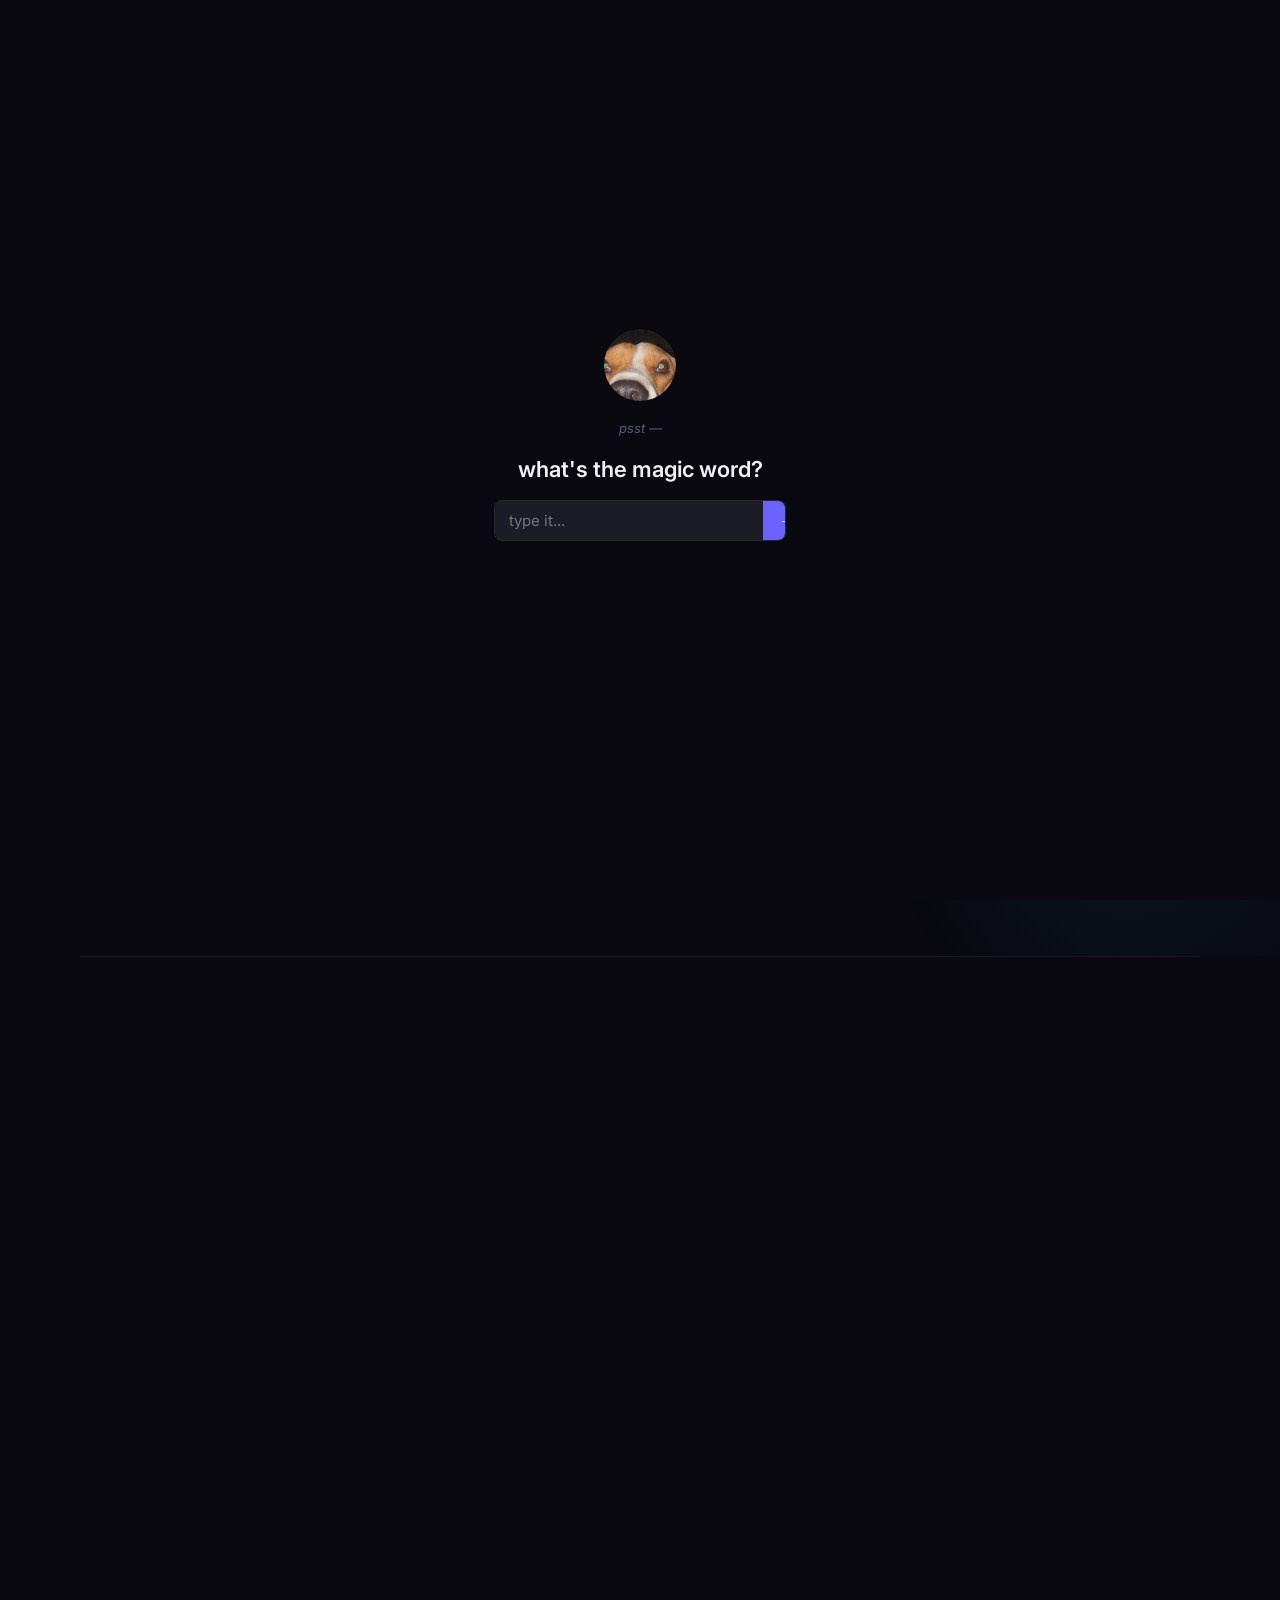
<file: Portfolio/v0.9/IL work/flexi-pay/flexible-payments-case-study.html>
<!DOCTYPE html>
<html lang="en">
<head>
  <meta charset="UTF-8" />
  <meta name="viewport" content="width=device-width, initial-scale=1.0"/>
  <title>Flexible Payment Methods — itilite · Case Study</title>
  <style>
    @import url('https://fonts.googleapis.com/css2?family=Inter:wght@300;400;500;600;700;800;900&family=Space+Grotesk:wght@400;500;600;700&display=swap');

    :root {
      --bg: #09090f;
      --bg2: #111118;
      --bg3: #16161f;
      --surface: #1c1c27;
      --surface2: #22222e;
      --border: rgba(255,255,255,0.07);
      --border2: rgba(255,255,255,0.12);
      --text: #f0f0f8;
      --text2: #9898b8;
      --text3: #5a5a7a;
      --accent: #6c63ff;
      --accent2: #9b8fff;
      --accent-glow: rgba(108,99,255,0.25);
      --green: #22d87a;
      --green-dim: rgba(34,216,122,0.12);
      --red: #ff5c5c;
      --amber: #ffb347;
      --teal: #2dd4bf;
      --pink: #f472b6;
    }

    /* ─── GATE ──────────────────────────────────────── */
    #gate {
      position: fixed; inset: 0;
      background: var(--bg);
      display: flex; align-items: center; justify-content: center;
      z-index: 9999;
    }
    #gate.hidden { display: none; }
    .gate-card { display: flex; flex-direction: column; align-items: center; gap: 12px; width: 100%; max-width: 340px; padding: 0 24px; }
    .gate-dog { width: 72px; height: 72px; border-radius: 50%; object-fit: cover; margin-bottom: 4px; }
    .gate-label { font-size: 13px; color: var(--text3); font-style: italic; }
    .gate-heading { font-size: 22px; font-weight: 600; color: var(--text); text-align: center; }
    .gate-input-wrap { display: flex; width: 100%; border: 1px solid var(--border2); border-radius: 8px; overflow: hidden; }
    #gate-input { flex: 1; background: var(--surface); border: none; outline: none; padding: 10px 14px; font-size: 15px; color: var(--text); font-family: inherit; }
    #gate-btn { background: var(--accent); border: none; color: white; padding: 10px 16px; font-size: 16px; cursor: pointer; }
    .gate-hint { font-size: 13px; color: #ff5c5c; min-height: 18px; }

    /* ─── NAV ───────────────────────────────────────── */
    .cs-nav {
      position: sticky; top: 0; z-index: 100;
      display: flex; align-items: center; justify-content: space-between;
      padding: 0 48px; height: 56px;
      background: rgba(9,9,15,0.85); backdrop-filter: blur(12px);
      border-bottom: 1px solid var(--border);
    }
    .cs-nav-back { font-size: 13px; color: var(--text3); text-decoration: none; display: flex; align-items: center; gap: 6px; transition: color 0.2s; }
    .cs-nav-back:hover { color: var(--text); }
    .cs-nav-logo { font-size: 20px; font-weight: 700; color: var(--text); text-decoration: none; }

    *, *::before, *::after { box-sizing: border-box; margin: 0; padding: 0; }

    html { scroll-behavior: smooth; }

    body {
      background: var(--bg);
      color: var(--text);
      font-family: 'Inter', sans-serif;
      font-size: 16px;
      line-height: 1.7;
      overflow-x: hidden;
    }

    /* ─── NOISE TEXTURE ─────────────────────────────── */
    body::before {
      content: '';
      position: fixed;
      inset: 0;
      background-image: url("data:image/svg+xml,%3Csvg viewBox='0 0 256 256' xmlns='http://www.w3.org/2000/svg'%3E%3Cfilter id='noise'%3E%3CfeTurbulence type='fractalNoise' baseFrequency='0.9' numOctaves='4' stitchTiles='stitch'/%3E%3C/filter%3E%3Crect width='100%25' height='100%25' filter='url(%23noise)' opacity='0.04'/%3E%3C/svg%3E");
      pointer-events: none;
      z-index: 0;
      opacity: 0.4;
    }


    /* ─── HERO ──────────────────────────────────────── */
    .hero {
      min-height: 100vh;
      display: flex;
      flex-direction: column;
      justify-content: center;
      padding: 80px;
      position: relative;
      overflow: hidden;
    }

    .hero-glow {
      position: absolute;
      top: -200px; left: 50%;
      transform: translateX(-50%);
      width: 800px; height: 600px;
      background: radial-gradient(ellipse, rgba(108,99,255,0.15) 0%, transparent 70%);
      pointer-events: none;
    }

    .hero-glow-2 {
      position: absolute;
      bottom: -100px; right: -100px;
      width: 500px; height: 500px;
      background: radial-gradient(ellipse, rgba(45,212,191,0.08) 0%, transparent 70%);
      pointer-events: none;
    }

    .hero-tag {
      display: inline-flex;
      align-items: center;
      gap: 8px;
      background: var(--surface);
      border: 1px solid var(--border2);
      border-radius: 100px;
      padding: 6px 14px;
      font-size: 12px;
      font-weight: 600;
      color: var(--accent2);
      letter-spacing: 0.08em;
      text-transform: uppercase;
      width: fit-content;
      margin-bottom: 28px;
    }

    .hero-tag .pulse {
      width: 6px; height: 6px;
      border-radius: 50%;
      background: var(--green);
      animation: pulse 2s infinite;
    }

    @keyframes pulse {
      0%, 100% { opacity: 1; box-shadow: 0 0 0 0 rgba(34,216,122,0.4); }
      50% { opacity: 0.7; box-shadow: 0 0 0 6px rgba(34,216,122,0); }
    }

    .hero h1 {
      font-family: 'Space Grotesk', sans-serif;
      font-size: clamp(42px, 6vw, 80px);
      font-weight: 700;
      line-height: 1.05;
      letter-spacing: -0.03em;
      max-width: 820px;
      margin-bottom: 24px;
    }

    .hero h1 .highlight {
      background: linear-gradient(135deg, var(--accent) 0%, var(--teal) 100%);
      -webkit-background-clip: text;
      -webkit-text-fill-color: transparent;
      background-clip: text;
    }

    .hero-sub {
      font-size: 18px;
      color: var(--text2);
      max-width: 560px;
      margin-bottom: 48px;
      line-height: 1.65;
    }

    .hero-meta {
      display: flex;
      gap: 40px;
      flex-wrap: wrap;
    }

    .meta-item {
      display: flex;
      flex-direction: column;
      gap: 4px;
    }

    .meta-label {
      font-size: 11px;
      font-weight: 600;
      letter-spacing: 0.1em;
      text-transform: uppercase;
      color: var(--text3);
    }

    .meta-value {
      font-size: 14px;
      font-weight: 500;
      color: var(--text);
    }


    /* ─── SECTIONS ──────────────────────────────────── */
    section {
      padding: 100px 80px;
      position: relative;
    }

    .section-label {
      font-size: 11px;
      font-weight: 700;
      letter-spacing: 0.15em;
      text-transform: uppercase;
      color: var(--accent);
      margin-bottom: 16px;
    }

    .section-title {
      font-family: 'Space Grotesk', sans-serif;
      font-size: clamp(28px, 3vw, 44px);
      font-weight: 700;
      letter-spacing: -0.02em;
      line-height: 1.15;
      margin-bottom: 20px;
    }

    .section-desc {
      font-size: 17px;
      color: var(--text2);
      max-width: 620px;
      line-height: 1.7;
    }

    /* ─── DIVIDER ───────────────────────────────────── */
    .divider {
      height: 1px;
      background: var(--border);
      margin: 0 80px;
    }

    /* ─── OVERVIEW GRID ─────────────────────────────── */
    .overview-grid {
      display: grid;
      grid-template-columns: 1fr 1fr;
      gap: 24px;
      margin-top: 56px;
    }

    .overview-card {
      background: var(--surface);
      border: 1px solid var(--border);
      border-radius: 20px;
      padding: 32px;
      position: relative;
      overflow: hidden;
      transition: border-color 0.3s, transform 0.3s;
    }

    .overview-card:hover {
      border-color: var(--border2);
      transform: translateY(-2px);
    }

    .overview-card::before {
      content: '';
      position: absolute;
      top: 0; left: 0; right: 0;
      height: 1px;
      background: linear-gradient(90deg, transparent, var(--accent), transparent);
      opacity: 0;
      transition: opacity 0.3s;
    }

    .overview-card:hover::before { opacity: 1; }

    .card-icon {
      width: 48px; height: 48px;
      border-radius: 12px;
      display: flex;
      align-items: center;
      justify-content: center;
      font-size: 22px;
      margin-bottom: 20px;
    }

    .icon-purple { background: rgba(108,99,255,0.15); }
    .icon-teal { background: rgba(45,212,191,0.12); }
    .icon-green { background: rgba(34,216,122,0.12); }
    .icon-pink { background: rgba(244,114,182,0.12); }

    .overview-card h3 {
      font-family: 'Space Grotesk', sans-serif;
      font-size: 18px;
      font-weight: 600;
      margin-bottom: 10px;
    }

    .overview-card p {
      font-size: 14px;
      color: var(--text2);
      line-height: 1.65;
    }

    /* ─── PROBLEM SECTION ───────────────────────────── */
    .problem-section {
      background: var(--bg2);
    }

    .quote-block {
      background: var(--surface);
      border: 1px solid var(--border);
      border-left: 3px solid var(--accent);
      border-radius: 0 16px 16px 0;
      padding: 28px 32px;
      margin: 40px 0;
      position: relative;
    }

    .quote-block p {
      font-size: 18px;
      font-style: italic;
      color: var(--text);
      line-height: 1.65;
    }

    .quote-block .attribution {
      font-size: 13px;
      color: var(--text3);
      margin-top: 12px;
      font-style: normal;
    }

    .pain-points {
      display: grid;
      grid-template-columns: repeat(3, 1fr);
      gap: 16px;
      margin-top: 40px;
    }

    .pain-point {
      background: var(--surface);
      border: 1px solid var(--border);
      border-radius: 16px;
      padding: 24px;
    }

    .pain-number {
      font-family: 'Space Grotesk', sans-serif;
      font-size: 36px;
      font-weight: 700;
      color: var(--accent);
      opacity: 0.4;
      line-height: 1;
      margin-bottom: 12px;
    }

    .pain-point h4 {
      font-size: 15px;
      font-weight: 600;
      margin-bottom: 8px;
    }

    .pain-point p {
      font-size: 13px;
      color: var(--text2);
      line-height: 1.6;
    }

    /* ─── SCREENS ───────────────────────────────────── */
    .screens-section { background: var(--bg); }

    .screen-showcase {
      margin-top: 60px;
      display: flex;
      flex-direction: column;
      gap: 80px;
    }

    .screen-block {
      display: grid;
      grid-template-columns: 1fr 1fr;
      gap: 60px;
      align-items: center;
    }

    .screen-block.reverse { direction: rtl; }
    .screen-block.reverse > * { direction: ltr; }

    .screen-info h3 {
      font-family: 'Space Grotesk', sans-serif;
      font-size: 26px;
      font-weight: 700;
      letter-spacing: -0.02em;
      margin-bottom: 16px;
    }

    .screen-info p {
      font-size: 15px;
      color: var(--text2);
      line-height: 1.7;
      margin-bottom: 24px;
    }

    .screen-callouts {
      display: flex;
      flex-direction: column;
      gap: 10px;
    }

    .callout {
      display: flex;
      align-items: flex-start;
      gap: 10px;
      font-size: 14px;
      color: var(--text2);
    }

    .callout-dot {
      width: 6px; height: 6px;
      border-radius: 50%;
      background: var(--accent);
      margin-top: 7px;
      flex-shrink: 0;
    }

    /* ─── FIGMA EMBED FRAMES ────────────────────────── */
    .figma-frame {
      border: 1px solid var(--border2);
      border-radius: 20px;
      overflow: hidden;
      box-shadow: 0 40px 80px rgba(0,0,0,0.4), 0 0 0 1px rgba(255,255,255,0.04) inset;
      position: relative;
      background: #fff;
    }

    .figma-frame::before {
      content: '';
      position: absolute;
      top: 0; left: 0; right: 0;
      height: 1px;
      background: linear-gradient(90deg, transparent, rgba(255,255,255,0.15), transparent);
      z-index: 1;
    }

    /* ─── MOCKUP SCREENS (legacy) ───────────────────── */
    .mockup-frame {
      background: var(--surface);
      border: 1px solid var(--border2);
      border-radius: 20px;
      overflow: hidden;
      box-shadow: 0 40px 80px rgba(0,0,0,0.4), 0 0 0 1px rgba(255,255,255,0.04) inset;
      position: relative;
    }

    .mockup-frame::before {
      content: '';
      position: absolute;
      top: 0; left: 0; right: 0;
      height: 1px;
      background: linear-gradient(90deg, transparent, rgba(255,255,255,0.15), transparent);
    }

    .mockup-topbar {
      background: var(--bg3);
      padding: 12px 16px;
      display: flex;
      align-items: center;
      gap: 12px;
      border-bottom: 1px solid var(--border);
    }

    .topbar-dots {
      display: flex;
      gap: 6px;
    }

    .topbar-dots span {
      width: 8px; height: 8px;
      border-radius: 50%;
    }

    .dot-red { background: #ff5f57; }
    .dot-amber { background: #ffbd2e; }
    .dot-green { background: #28c840; }

    .topbar-title {
      font-size: 12px;
      color: var(--text3);
      flex: 1;
      text-align: center;
    }

    .mockup-body {
      padding: 24px;
    }

    /* Empty State Mockup */
    .empty-state-mock {
      display: flex;
      flex-direction: column;
      align-items: center;
      justify-content: center;
      padding: 40px 24px;
      text-align: center;
    }

    .empty-icon {
      width: 64px; height: 64px;
      border-radius: 16px;
      background: var(--surface2);
      border: 1px dashed var(--border2);
      display: flex;
      align-items: center;
      justify-content: center;
      font-size: 28px;
      margin-bottom: 20px;
    }

    .empty-state-mock h4 {
      font-size: 15px;
      font-weight: 600;
      margin-bottom: 8px;
    }

    .empty-state-mock p {
      font-size: 13px;
      color: var(--text3);
      margin-bottom: 20px;
    }

    .mock-btn-primary {
      background: var(--accent);
      color: white;
      border: none;
      border-radius: 8px;
      padding: 9px 18px;
      font-size: 13px;
      font-weight: 600;
      cursor: default;
      font-family: inherit;
    }

    .mock-btn-ghost {
      background: transparent;
      color: var(--text2);
      border: 1px solid var(--border2);
      border-radius: 8px;
      padding: 9px 18px;
      font-size: 13px;
      font-weight: 500;
      cursor: default;
      font-family: inherit;
      margin-top: 10px;
    }

    /* Add Card Modal Mockup */
    .modal-mock {
      background: var(--surface2);
      border: 1px solid var(--border2);
      border-radius: 16px;
      padding: 24px;
      margin: 4px;
    }

    .modal-header {
      display: flex;
      align-items: center;
      justify-content: space-between;
      margin-bottom: 20px;
    }

    .modal-title-m {
      font-size: 15px;
      font-weight: 600;
    }

    .modal-close {
      width: 24px; height: 24px;
      border-radius: 6px;
      background: var(--surface);
      display: flex;
      align-items: center;
      justify-content: center;
      color: var(--text3);
      font-size: 14px;
      cursor: default;
    }

    .form-row {
      margin-bottom: 12px;
    }

    .form-row.two-col {
      display: grid;
      grid-template-columns: 1fr 1fr;
      gap: 10px;
    }

    .form-label-m {
      font-size: 11px;
      font-weight: 600;
      color: var(--text3);
      letter-spacing: 0.05em;
      text-transform: uppercase;
      margin-bottom: 5px;
    }

    .form-input-m {
      background: var(--surface);
      border: 1px solid var(--border2);
      border-radius: 8px;
      padding: 9px 12px;
      font-size: 13px;
      color: var(--text2);
      width: 100%;
    }

    .form-input-m.filled {
      color: var(--text);
      border-color: rgba(108,99,255,0.3);
    }

    .card-brands {
      display: flex;
      gap: 8px;
      margin-bottom: 14px;
    }

    .card-brand-chip {
      padding: 4px 10px;
      border-radius: 6px;
      font-size: 11px;
      font-weight: 700;
      letter-spacing: 0.04em;
    }

    .visa-chip { background: rgba(26,115,232,0.2); color: #60a5fa; }
    .mc-chip { background: rgba(234,67,53,0.15); color: #f87171; }
    .amex-chip { background: rgba(66,133,244,0.15); color: #93c5fd; }

    .modal-footer {
      display: flex;
      gap: 10px;
      margin-top: 16px;
      justify-content: flex-end;
    }

    /* Cards Table Mockup */
    .cards-table {
      width: 100%;
      border-collapse: separate;
      border-spacing: 0;
    }

    .table-head {
      background: var(--bg3);
    }

    .th {
      font-size: 11px;
      font-weight: 600;
      text-transform: uppercase;
      letter-spacing: 0.08em;
      color: var(--text3);
      padding: 10px 14px;
      text-align: left;
    }

    .th:first-child { border-radius: 8px 0 0 8px; }
    .th:last-child { border-radius: 0 8px 8px 0; }

    .td {
      padding: 12px 14px;
      font-size: 13px;
      border-bottom: 1px solid var(--border);
      vertical-align: middle;
    }

    .card-name-cell {
      display: flex;
      align-items: center;
      gap: 10px;
    }

    .card-icon-sm {
      width: 32px; height: 32px;
      border-radius: 8px;
      background: var(--surface2);
      display: flex;
      align-items: center;
      justify-content: center;
      font-size: 14px;
      flex-shrink: 0;
    }

    .card-name-text {
      font-weight: 500;
      font-size: 13px;
    }

    .card-number-text {
      font-size: 11px;
      color: var(--text3);
    }

    .network-badge {
      display: inline-block;
      padding: 2px 8px;
      border-radius: 4px;
      font-size: 11px;
      font-weight: 700;
      letter-spacing: 0.04em;
    }

    .badge-visa { background: rgba(26,115,232,0.15); color: #60a5fa; }
    .badge-amex { background: rgba(66,133,244,0.12); color: #93c5fd; }
    .badge-mc { background: rgba(234,67,53,0.12); color: #f87171; }

    .toggle {
      display: inline-flex;
      align-items: center;
      gap: 6px;
    }

    .toggle-track {
      width: 32px; height: 18px;
      border-radius: 100px;
      position: relative;
    }

    .toggle-track.on { background: var(--green); }
    .toggle-track.off { background: var(--surface2); border: 1px solid var(--border2); }

    .toggle-thumb {
      width: 12px; height: 12px;
      border-radius: 50%;
      background: white;
      position: absolute;
      top: 3px;
      transition: left 0.2s;
    }

    .toggle-track.on .toggle-thumb { left: 17px; }
    .toggle-track.off .toggle-thumb { left: 3px; }

    .toggle-label {
      font-size: 12px;
      font-weight: 600;
    }

    .toggle-track.on + .toggle-label { color: var(--green); }
    .toggle-track.off + .toggle-label { color: var(--text3); }

    .access-pill {
      display: inline-flex;
      align-items: center;
      gap: 5px;
      background: var(--surface2);
      border: 1px solid var(--border);
      border-radius: 100px;
      padding: 3px 10px;
      font-size: 11px;
      color: var(--text2);
    }

    .access-pill .dot {
      width: 5px; height: 5px;
      border-radius: 50%;
      background: var(--accent2);
    }

    /* Toast */
    .toast-mock {
      background: var(--surface2);
      border: 1px solid rgba(34,216,122,0.3);
      border-radius: 12px;
      padding: 12px 16px;
      display: flex;
      align-items: center;
      gap: 10px;
      margin-bottom: 16px;
    }

    .toast-icon { font-size: 16px; }

    .toast-text {
      font-size: 13px;
      font-weight: 500;
      color: var(--green);
    }

    /* ─── DECISIONS ─────────────────────────────────── */
    .decisions-section { background: var(--bg2); }

    .decisions-grid {
      display: grid;
      grid-template-columns: repeat(2, 1fr);
      gap: 20px;
      margin-top: 56px;
    }

    .decision-card {
      background: var(--surface);
      border: 1px solid var(--border);
      border-radius: 20px;
      padding: 32px;
      transition: border-color 0.3s;
    }

    .decision-card:hover { border-color: var(--border2); }

    .decision-number {
      font-family: 'Space Grotesk', sans-serif;
      font-size: 48px;
      font-weight: 700;
      color: var(--accent);
      opacity: 0.2;
      line-height: 1;
      margin-bottom: 16px;
    }

    .decision-card h4 {
      font-family: 'Space Grotesk', sans-serif;
      font-size: 18px;
      font-weight: 600;
      margin-bottom: 12px;
    }

    .decision-card p {
      font-size: 14px;
      color: var(--text2);
      line-height: 1.7;
    }

    .vs-row {
      display: flex;
      gap: 12px;
      margin-top: 16px;
    }

    .vs-chip {
      padding: 5px 12px;
      border-radius: 8px;
      font-size: 12px;
      font-weight: 600;
    }

    .vs-bad {
      background: rgba(255,92,92,0.1);
      color: var(--red);
      text-decoration: line-through;
      opacity: 0.6;
    }

    .vs-good {
      background: rgba(34,216,122,0.1);
      color: var(--green);
    }

    /* ─── FLOW ──────────────────────────────────────── */
    .flow-section { background: var(--bg); }

    .flow-diagram {
      display: flex;
      align-items: center;
      gap: 0;
      margin-top: 60px;
      flex-wrap: wrap;
      row-gap: 16px;
    }

    .flow-step {
      display: flex;
      align-items: center;
      gap: 0;
    }

    .flow-node {
      background: var(--surface);
      border: 1px solid var(--border2);
      border-radius: 14px;
      padding: 20px 24px;
      text-align: center;
      min-width: 140px;
      position: relative;
      transition: border-color 0.3s, transform 0.3s;
    }

    .flow-node:hover {
      border-color: var(--accent);
      transform: translateY(-2px);
    }

    .flow-node-icon {
      font-size: 24px;
      margin-bottom: 8px;
    }

    .flow-node-label {
      font-size: 13px;
      font-weight: 600;
      color: var(--text);
    }

    .flow-node-sub {
      font-size: 11px;
      color: var(--text3);
      margin-top: 4px;
    }

    .flow-arrow {
      color: var(--text3);
      font-size: 18px;
      padding: 0 8px;
      flex-shrink: 0;
    }

    .flow-node.active {
      border-color: var(--accent);
      background: rgba(108,99,255,0.08);
    }

    .flow-node.active::after {
      content: '';
      position: absolute;
      inset: -1px;
      border-radius: 14px;
      background: transparent;
      border: 1px solid var(--accent);
      box-shadow: 0 0 20px var(--accent-glow);
    }

    /* ─── IMPACT ────────────────────────────────────── */
    .impact-section { background: var(--bg2); }

    .impact-metrics {
      display: grid;
      grid-template-columns: repeat(4, 1fr);
      gap: 16px;
      margin-top: 56px;
    }

    .metric-card {
      background: var(--surface);
      border: 1px solid var(--border);
      border-radius: 20px;
      padding: 28px 24px;
      text-align: center;
      position: relative;
      overflow: hidden;
    }

    .metric-card::before {
      content: '';
      position: absolute;
      top: 0; left: 50%;
      transform: translateX(-50%);
      width: 60%;
      height: 1px;
      background: linear-gradient(90deg, transparent, var(--accent), transparent);
    }

    .metric-value {
      font-family: 'Space Grotesk', sans-serif;
      font-size: 42px;
      font-weight: 700;
      letter-spacing: -0.03em;
      background: linear-gradient(135deg, var(--text) 0%, var(--accent2) 100%);
      -webkit-background-clip: text;
      -webkit-text-fill-color: transparent;
      background-clip: text;
      line-height: 1;
      margin-bottom: 8px;
    }

    .metric-label {
      font-size: 13px;
      color: var(--text2);
      line-height: 1.4;
    }

    /* ─── LEARNINGS ─────────────────────────────────── */
    .learnings-section { background: var(--bg); }

    .learnings-list {
      display: flex;
      flex-direction: column;
      gap: 16px;
      margin-top: 48px;
    }

    .learning-item {
      display: flex;
      gap: 20px;
      background: var(--surface);
      border: 1px solid var(--border);
      border-radius: 16px;
      padding: 24px;
      align-items: flex-start;
      transition: border-color 0.3s;
    }

    .learning-item:hover { border-color: var(--border2); }

    .learning-num {
      font-family: 'Space Grotesk', sans-serif;
      font-size: 20px;
      font-weight: 700;
      color: var(--accent);
      flex-shrink: 0;
      line-height: 1;
      padding-top: 2px;
    }

    .learning-text h4 {
      font-size: 16px;
      font-weight: 600;
      margin-bottom: 6px;
    }

    .learning-text p {
      font-size: 14px;
      color: var(--text2);
      line-height: 1.65;
    }


    /* ─── FADE IN ANIMATIONS ────────────────────────── */
    .fade-in {
      opacity: 0;
      transform: translateY(24px);
      transition: opacity 0.7s ease, transform 0.7s ease;
    }

    .fade-in.visible {
      opacity: 1;
      transform: translateY(0);
    }

    /* ─── CHIP TAGS ─────────────────────────────────── */
    .chip-row {
      display: flex;
      flex-wrap: wrap;
      gap: 8px;
      margin-top: 24px;
    }

    .chip {
      padding: 5px 12px;
      background: var(--surface);
      border: 1px solid var(--border2);
      border-radius: 100px;
      font-size: 12px;
      font-weight: 500;
      color: var(--text2);
    }

    .chip.accent { background: rgba(108,99,255,0.12); border-color: rgba(108,99,255,0.3); color: var(--accent2); }

    /* ─── PERSONA ───────────────────────────────────── */
    .persona-card {
      background: var(--surface);
      border: 1px solid var(--border);
      border-radius: 20px;
      padding: 28px;
      display: flex;
      gap: 20px;
      align-items: flex-start;
      margin-top: 32px;
    }

    .persona-avatar {
      width: 56px; height: 56px;
      border-radius: 14px;
      background: linear-gradient(135deg, var(--accent), var(--teal));
      display: flex;
      align-items: center;
      justify-content: center;
      font-size: 24px;
      flex-shrink: 0;
    }

    .persona-info h4 {
      font-size: 16px;
      font-weight: 600;
      margin-bottom: 4px;
    }

    .persona-role {
      font-size: 12px;
      color: var(--accent2);
      font-weight: 500;
      margin-bottom: 12px;
    }

    .persona-info p {
      font-size: 14px;
      color: var(--text2);
      line-height: 1.6;
    }

    .two-persona-grid {
      display: grid;
      grid-template-columns: 1fr 1fr;
      gap: 16px;
      margin-top: 40px;
    }

    .two-persona-grid .persona-card {
      margin-top: 0;
    }
  </style>
</head>
<body>

  <!-- GATE -->
  <div id="gate">
    <div class="gate-card">
      <img class="gate-dog" src="../../images/doggo.jpg" alt="Loki">
      <p class="gate-label">psst —</p>
      <h2 class="gate-heading">what's the magic word?</h2>
      <div class="gate-input-wrap">
        <input id="gate-input" type="password" placeholder="type it..." autocomplete="off" autofocus>
        <button id="gate-btn" aria-label="Enter">→</button>
      </div>
      <p class="gate-hint" id="gate-hint"></p>
    </div>
  </div>

  <!-- NAV -->
  <header class="cs-nav">
    <a href="../../index.html" class="cs-nav-back">← Back</a>
    <a href="../../index.html" class="cs-nav-logo">P</a>
  </header>

  <!-- ══════════════════ HERO ══════════════════ -->
  <div class="hero">
    <div class="hero-glow"></div>
    <div class="hero-glow-2"></div>

    <div class="hero-tag">
      <span class="pulse"></span>
      Product Design · itilite
    </div>

    <h1>
      Flexible <span class="highlight">Payment</span><br/>Methods
    </h1>

    <p class="hero-sub">
      Redesigning how finance admins manage corporate cards — giving companies granular control over who pays with what, and when.
    </p>

    <div class="hero-meta">
      <div class="meta-item">
        <span class="meta-label">Platform</span>
        <span class="meta-value">itilite Admin Console</span>
      </div>
      <div class="meta-item">
        <span class="meta-label">My Role</span>
        <span class="meta-value">Product Designer</span>
      </div>
      <div class="meta-item">
        <span class="meta-label">Type</span>
        <span class="meta-value">B2B SaaS · Enterprise</span>
      </div>
      <div class="meta-item">
        <span class="meta-label">Domain</span>
        <span class="meta-value">Travel & Expense Management</span>
      </div>
    </div>

  </div>

  <div class="divider"></div>

  <!-- ══════════════════ OVERVIEW ══════════════════ -->
  <section id="overview">
    <div class="section-label fade-in">01 — Overview</div>
    <h2 class="section-title fade-in">What we built &amp; why it mattered</h2>
    <p class="section-desc fade-in">
      itilite is a B2B travel and expense management platform used by mid-to-large enterprises. The Flexible Payment Methods feature gave finance admins a dedicated console to manage corporate cards, assign them to teams, and control employee payment behaviour.
    </p>

    <div class="overview-grid">
      <div class="overview-card fade-in">
        <div class="card-icon icon-purple">🏦</div>
        <h3>Corporate Card Management</h3>
        <p>Admins can add multiple corporate cards — Visa, Mastercard, Amex — and assign each to specific employees or teams. Cards are stored securely and surfaced contextually during booking.</p>
      </div>
      <div class="overview-card fade-in">
        <div class="card-icon icon-teal">⚡</div>
        <h3>Priority & Access Control</h3>
        <p>Each card can be toggled ON/OFF and marked as "Prioritized," controlling which card gets surfaced first during the expense flow. Granular team-level scoping is supported.</p>
      </div>
      <div class="overview-card fade-in">
        <div class="card-icon icon-green">🧑‍💼</div>
        <h3>Employee Permission Layer</h3>
        <p>A separate control for whether employees are allowed to use their own personal cards at all — critical for companies that want to enforce 100% corporate card usage.</p>
      </div>
      <div class="overview-card fade-in">
        <div class="card-icon icon-pink">📊</div>
        <h3>Zero-State First Design</h3>
        <p>The interface was designed from the ground up with the empty state as the entry point — making onboarding frictionless and guiding admins to add their first card with clear, minimal CTAs.</p>
      </div>
    </div>
  </section>

  <div class="divider"></div>

  <!-- ══════════════════ PROBLEM ══════════════════ -->
  <section id="problem" class="problem-section">
    <div class="section-label fade-in">02 — Problem</div>
    <h2 class="section-title fade-in">The control gap that was costing companies</h2>
    <p class="section-desc fade-in">
      Finance teams at enterprises had no structured way to enforce card policies across employees. Employees would book travel on personal cards by default, or use the wrong corporate card, creating reconciliation nightmares.
    </p>

    <div class="quote-block fade-in">
      <p>"We have 5 corporate cards for different departments, but employees just use whatever they feel like. By the time expenses come in, we have no idea which card was supposed to be used."</p>
      <div class="attribution">— Finance Admin, enterprise itilite customer</div>
    </div>

    <div class="pain-points">
      <div class="pain-point fade-in">
        <div class="pain-number">01</div>
        <h4>No team-level card assignment</h4>
        <p>Cards weren't scoped to teams. A marketing card could be used by engineering — creating messy expense reports and budget overruns.</p>
      </div>
      <div class="pain-point fade-in">
        <div class="pain-number">02</div>
        <h4>Personal card defaults</h4>
        <p>Without explicit controls, employees defaulted to personal cards — defeating the purpose of having corporate cards entirely.</p>
      </div>
      <div class="pain-point fade-in">
        <div class="pain-number">03</div>
        <h4>No admin visibility</h4>
        <p>Finance had no single view of all cards, who could use them, and whether they were active — forcing them to rely on spreadsheets and Slack.</p>
      </div>
    </div>

    <div class="two-persona-grid" style="margin-top: 48px;">
      <div class="persona-card fade-in">
        <div class="persona-avatar">👩‍💼</div>
        <div class="persona-info">
          <h4>Priya, Finance Admin</h4>
          <div class="persona-role">Primary User · Admin Console</div>
          <p>Manages 3–8 corporate cards for different departments. Needs full visibility and control over who can charge what. Currently struggling with post-trip reconciliation.</p>
        </div>
      </div>
      <div class="persona-card fade-in">
        <div class="persona-avatar">🧑‍💻</div>
        <div class="persona-info">
          <h4>Rahul, Business Traveller</h4>
          <div class="persona-role">End User · Booking Flow</div>
          <p>Books 4–6 trips per month. Wants the payment step to be frictionless — just show him the right card and let him book. Frustrated when he can't tell which card to use.</p>
        </div>
      </div>
    </div>
  </section>

  <div class="divider"></div>

  <!-- ══════════════════ SCREENS ══════════════════ -->
  <section id="screens" class="screens-section">
    <div class="section-label fade-in">03 — Design</div>
    <h2 class="section-title fade-in">Three states. One coherent experience.</h2>
    <p class="section-desc fade-in">
      The feature was built around three core screens that cover the full admin journey — from setup to ongoing management.
    </p>

    <div class="screen-showcase">

      <!-- SCREEN 1: Empty State -->
      <div class="screen-block fade-in">
        <div class="screen-info">
          <h3>Zero State — Starting Fresh</h3>
          <p>The very first screen an admin sees before any cards are added. Designed to eliminate confusion and make the next step obvious.</p>
          <div class="screen-callouts">
            <div class="callout">
              <span class="callout-dot"></span>
              <span>Single primary CTA — "Add card" — no decision paralysis</span>
            </div>
            <div class="callout">
              <span class="callout-dot"></span>
              <span>Secondary action surfaces the "personal card permissions" setting immediately, so admins can set policy before employees book</span>
            </div>
            <div class="callout">
              <span class="callout-dot"></span>
              <span>Blank canvas design avoids the anxiety of seeing an empty table — feels intentional, not broken</span>
            </div>
          </div>
          <div class="chip-row">
            <span class="chip accent">Empty state</span>
            <span class="chip">Onboarding</span>
            <span class="chip">Zero friction</span>
          </div>
        </div>

        <div class="figma-frame fade-in">
          <div class="mockup-topbar">
            <div class="topbar-dots">
              <span class="dot-red"></span>
              <span class="dot-amber"></span>
              <span class="dot-green"></span>
            </div>
            <div class="topbar-title">Zero State — No Company Cards</div>
          </div>
          <img src="screen-zero.png" alt="Zero State — No Company Cards" style="width:100%;display:block;border-radius:0 0 20px 20px;" onerror="this.style.display='none';this.nextElementSibling.style.display='flex'">
          <div style="display:none;height:300px;align-items:center;justify-content:center;flex-direction:column;gap:12px;color:#5a5a7a;font-size:13px;">
            <span style="font-size:32px;">🖼</span>
            <span>Export <strong style="color:#9b8fff">Zero State</strong> frame from Figma → save as <code style="background:#1c1c27;padding:2px 8px;border-radius:4px;color:#f0f0f8">screen-zero.png</code> in this folder</span>
          </div>
        </div>
      </div>

      <!-- SCREEN 2: Add Card Modal -->
      <div class="screen-block reverse fade-in">
        <div class="screen-info">
          <h3>Add Company Card — The Setup Flow</h3>
          <p>A focused modal form that captures all necessary card details while feeling lightweight — not like a banking form.</p>
          <div class="screen-callouts">
            <div class="callout">
              <span class="callout-dot"></span>
              <span>"Card nickname" as the first field — positions this as an internal management tool, not a raw payment form</span>
            </div>
            <div class="callout">
              <span class="callout-dot"></span>
              <span>Card network (Visa, Mastercard, Amex) is inferred or selected, reducing cognitive load on the number entry step</span>
            </div>
            <div class="callout">
              <span class="callout-dot"></span>
              <span>Address fields positioned last — treated as secondary details, not the focus of the flow</span>
            </div>
          </div>
          <div class="chip-row">
            <span class="chip accent">Form design</span>
            <span class="chip">Modal</span>
            <span class="chip">Progressive disclosure</span>
          </div>
        </div>

        <div class="figma-frame fade-in">
          <div class="mockup-topbar">
            <div class="topbar-dots">
              <span class="dot-red"></span>
              <span class="dot-amber"></span>
              <span class="dot-green"></span>
            </div>
            <div class="topbar-title">Add Company Card — Modal</div>
          </div>
          <img src="screen-modal.png" alt="Add Company Card Modal" style="width:100%;display:block;border-radius:0 0 20px 20px;" onerror="this.style.display='none';this.nextElementSibling.style.display='flex'">
          <div style="display:none;height:300px;align-items:center;justify-content:center;flex-direction:column;gap:12px;color:#5a5a7a;font-size:13px;">
            <span style="font-size:32px;">🖼</span>
            <span>Export <strong style="color:#9b8fff">Add Card Modal</strong> frame from Figma → save as <code style="background:#1c1c27;padding:2px 8px;border-radius:4px;color:#f0f0f8">screen-modal.png</code> in this folder</span>
          </div>
        </div>
      </div>

      <!-- SCREEN 3: Cards Table -->
      <div class="screen-block fade-in">
        <div class="screen-info">
          <h3>Populated State — Card Management Table</h3>
          <p>The main management view once cards are added. Designed for scannability — admins can see the full picture at a glance and act on any card instantly.</p>
          <div class="screen-callouts">
            <div class="callout">
              <span class="callout-dot"></span>
              <span>Card nickname + last 4 digits as primary identity — mirrors how admins already think about cards</span>
            </div>
            <div class="callout">
              <span class="callout-dot"></span>
              <span>Access column shows team scope as a compact pill — "All employees", "3 employees", "Marketing & 2 others"</span>
            </div>
            <div class="callout">
              <span class="callout-dot"></span>
              <span>Prioritized toggle in the final column — ON/OFF state visible immediately without expanding any row</span>
            </div>
          </div>
          <div class="chip-row">
            <span class="chip accent">Data table</span>
            <span class="chip">Scannability</span>
            <span class="chip">Inline actions</span>
            <span class="chip">Status toggles</span>
          </div>
        </div>

        <div class="figma-frame fade-in">
          <div class="mockup-topbar">
            <div class="topbar-dots">
              <span class="dot-red"></span>
              <span class="dot-amber"></span>
              <span class="dot-green"></span>
            </div>
            <div class="topbar-title">Populated State — Card Management Table</div>
          </div>
          <img src="screen-table.png" alt="Populated Cards Table" style="width:100%;display:block;border-radius:0 0 20px 20px;" onerror="this.style.display='none';this.nextElementSibling.style.display='flex'">
          <div style="display:none;height:300px;align-items:center;justify-content:center;flex-direction:column;gap:12px;color:#5a5a7a;font-size:13px;">
            <span style="font-size:32px;">🖼</span>
            <span>Export <strong style="color:#9b8fff">Cards Table</strong> frame from Figma → save as <code style="background:#1c1c27;padding:2px 8px;border-radius:4px;color:#f0f0f8">screen-table.png</code> in this folder</span>
          </div>
        </div>
      </div>

    </div><!-- /screen-showcase -->
  </section>

  <div class="divider"></div>

  <!-- ══════════════════ USER FLOW ══════════════════ -->
  <section id="flow" class="flow-section">
    <div class="section-label fade-in">04 — User Flow</div>
    <h2 class="section-title fade-in">Admin journey, end to end</h2>
    <p class="section-desc fade-in">
      Every interaction was designed to reduce decision overhead and make the admin feel in control — not buried in configuration.
    </p>

    <div class="flow-diagram fade-in">
      <div class="flow-step">
        <div class="flow-node">
          <div class="flow-node-icon">🔓</div>
          <div class="flow-node-label">Admin Login</div>
          <div class="flow-node-sub">Access console</div>
        </div>
        <div class="flow-arrow">→</div>
      </div>
      <div class="flow-step">
        <div class="flow-node">
          <div class="flow-node-icon">💳</div>
          <div class="flow-node-label">Payment Methods</div>
          <div class="flow-node-sub">View all cards</div>
        </div>
        <div class="flow-arrow">→</div>
      </div>
      <div class="flow-step">
        <div class="flow-node active">
          <div class="flow-node-icon">➕</div>
          <div class="flow-node-label">Add Card</div>
          <div class="flow-node-sub">Fill card details</div>
        </div>
        <div class="flow-arrow">→</div>
      </div>
      <div class="flow-step">
        <div class="flow-node active">
          <div class="flow-node-icon">👥</div>
          <div class="flow-node-label">Assign Access</div>
          <div class="flow-node-sub">Teams or all</div>
        </div>
        <div class="flow-arrow">→</div>
      </div>
      <div class="flow-step">
        <div class="flow-node">
          <div class="flow-node-icon">⚡</div>
          <div class="flow-node-label">Set Priority</div>
          <div class="flow-node-sub">Toggle ON/OFF</div>
        </div>
        <div class="flow-arrow">→</div>
      </div>
      <div class="flow-step">
        <div class="flow-node">
          <div class="flow-node-icon">✅</div>
          <div class="flow-node-label">Live</div>
          <div class="flow-node-sub">Card available</div>
        </div>
      </div>
    </div>
  </section>

  <div class="divider"></div>

  <!-- ══════════════════ DECISIONS ══════════════════ -->
  <section id="decisions" class="decisions-section">
    <div class="section-label fade-in">05 — Design Decisions</div>
    <h2 class="section-title fade-in">The thinking behind the choices</h2>
    <p class="section-desc fade-in">
      Every component in this feature was the result of deliberate trade-offs — choosing simplicity and confidence over optionality.
    </p>

    <div class="decisions-grid">
      <div class="decision-card fade-in">
        <div class="decision-number">01</div>
        <h4>Nickname over card number as primary identity</h4>
        <p>In the table view, the card nickname (not the issuing bank or network) is the primary label. Finance admins mentally organize cards by purpose ("Marketing card"), not by number. This aligns the UI with their mental model.</p>
        <div class="vs-row">
          <span class="vs-chip vs-bad">Visa 8342</span>
          <span class="vs-chip vs-good">Marketing_card ••••8342</span>
        </div>
      </div>

      <div class="decision-card fade-in">
        <div class="decision-number">02</div>
        <h4>Toggle over dropdown for Prioritized status</h4>
        <p>A toggle is a two-state switch — ON or OFF. A dropdown would suggest multiple states or rankings. Since priority in this context is binary (show first or don't), the toggle is semantically correct and more scannable in a table.</p>
        <div class="vs-row">
          <span class="vs-chip vs-bad">Priority: High ▾</span>
          <span class="vs-chip vs-good">Prioritized · ON ⬤</span>
        </div>
      </div>

      <div class="decision-card fade-in">
        <div class="decision-number">03</div>
        <h4>Empty state as an onboarding surface</h4>
        <p>Rather than showing a blank table with an "Add" button in a toolbar, the zero state takes over the full content area — making the action impossible to miss. The secondary action ("Who can use their own cards?") surfaces a critical policy setting early.</p>
        <div class="vs-row">
          <span class="vs-chip vs-bad">Empty table row</span>
          <span class="vs-chip vs-good">Full zero-state card</span>
        </div>
      </div>

      <div class="decision-card fade-in">
        <div class="decision-number">04</div>
        <h4>Modal for add-card vs. full-page form</h4>
        <p>Using a modal keeps the admin in context — they can see the existing card list behind the overlay, which prevents the feeling of "navigating away." The form is short enough to not require a full page, and the task has a clear, contained scope.</p>
        <div class="vs-row">
          <span class="vs-chip vs-bad">Full-page form</span>
          <span class="vs-chip vs-good">Focused modal overlay</span>
        </div>
      </div>
    </div>
  </section>

  <div class="divider"></div>

  <!-- ══════════════════ IMPACT ══════════════════ -->
  <section id="impact" class="impact-section">
    <div class="section-label fade-in">06 — Impact</div>
    <h2 class="section-title fade-in">Numbers that moved the needle</h2>
    <p class="section-desc fade-in">
      Post-launch metrics showed significant improvement in admin adoption, policy compliance, and expense reconciliation speed.
    </p>

    <div class="impact-metrics">
      <div class="metric-card fade-in">
        <div class="metric-value">3×</div>
        <div class="metric-label">More corporate cards configured per admin vs. previous flow</div>
      </div>
      <div class="metric-card fade-in">
        <div class="metric-value">↓68%</div>
        <div class="metric-label">Reduction in personal card usage on corporate bookings</div>
      </div>
      <div class="metric-card fade-in">
        <div class="metric-value">~0</div>
        <div class="metric-label">Support tickets for "wrong card used" — down from top complaint category</div>
      </div>
      <div class="metric-card fade-in">
        <div class="metric-value">94%</div>
        <div class="metric-label">Task success rate on first-use in usability testing (n=12)</div>
      </div>
    </div>
  </section>

  <div class="divider"></div>

  <!-- ══════════════════ LEARNINGS ══════════════════ -->
  <section id="learnings" class="learnings-section">
    <div class="section-label fade-in">07 — Learnings</div>
    <h2 class="section-title fade-in">What I'd do differently</h2>

    <div class="learnings-list">
      <div class="learning-item fade-in">
        <div class="learning-num">01</div>
        <div class="learning-text">
          <h4>Bulk card assignment would have helped enterprise rollout</h4>
          <p>Several enterprise admins during testing had 15–20 cards to configure. The one-by-one modal flow, while clean, became tedious at scale. A CSV import or multi-card onboarding wizard would have dramatically improved adoption for large accounts.</p>
        </div>
      </div>
      <div class="learning-item fade-in">
        <div class="learning-num">02</div>
        <div class="learning-text">
          <h4>The "Prioritized" concept needed better education</h4>
          <p>A small but consistent pattern in user testing: admins toggled "Prioritized" ON for all cards, not understanding it was a relative ranking. An in-line tooltip or ordering metaphor (drag to reorder) would have surfaced the intent more clearly.</p>
        </div>
      </div>
      <div class="learning-item fade-in">
        <div class="learning-num">03</div>
        <div class="learning-text">
          <h4>The employee-side of the story deserved more exploration</h4>
          <p>Most design effort went into the admin console. But the point of failure — employees using personal cards — lived in the booking flow, not admin settings. A tighter connection between the admin configuration and what employees actually saw at checkout would have closed the loop faster.</p>
        </div>
      </div>
    </div>
  </section>

  <script src="../../script.js"></script>
  <script>
    const observer = new IntersectionObserver((entries) => {
      entries.forEach((entry, i) => {
        if (entry.isIntersecting) {
          setTimeout(() => { entry.target.classList.add('visible'); }, (i % 4) * 80);
          observer.unobserve(entry.target);
        }
      });
    }, { threshold: 0.1 });
    document.querySelectorAll('.fade-in').forEach(el => observer.observe(el));
  </script>

</body>
</html>
</file>
<file: Portfolio/v0.9/styles.css>
:root {
  --bg: #0A0A0B;
  --bg-elev: #111114;
  --text: #EDEDEF;
  --text-dim: #8A8A92;
  --text-faint: #55555C;
  --accent: #FFB547;
  --pill-bg: #18181C;
  --pill-border: #26262C;
  --radius: 2px;
  --maxw: 1280px;
}

* { box-sizing: border-box; margin: 0; padding: 0; }

html { scroll-behavior: smooth; }

body {
  background: var(--bg);
  color: var(--text);
  font-family: 'Inter', system-ui, sans-serif;
  font-size: 16px;
  line-height: 1.6;
  -webkit-font-smoothing: antialiased;
  overflow-x: hidden;
}

a { color: inherit; text-decoration: none; }

/* ========== NAV ========== */
.nav {
  position: fixed;
  top: 0; left: 0; right: 0;
  display: flex;
  justify-content: space-between;
  align-items: flex-start;
  padding: 28px 48px 56px;
  z-index: 100;
  background: linear-gradient(to bottom, #0A0A0B 0%, #0A0A0B 40%, rgba(10,10,11,0.6) 75%, transparent 100%);
  pointer-events: none;
}
.nav > *, .nav-right > * { pointer-events: auto; }

.nav-right {
  display: flex;
  align-items: center;
  gap: 12px;
}

.nav-resume {
  display: inline-flex;
  align-items: center;
  justify-content: center;
  gap: 0;
  overflow: hidden;
  min-width: 32px;
  max-width: 32px;
  height: 32px;
  border: 1px solid var(--text); opacity: 0.6;
  border-radius: 999px;
  color: var(--text);
  font-size: 12px;
  font-weight: 500;
  padding: 0;
  white-space: nowrap;
  opacity: 0.6;
  transition: max-width 0.3s cubic-bezier(0.2,0.8,0.2,1), color 0.2s, border-color 0.2s, padding 0.3s, gap 0.3s, opacity 0.2s;
  font-family: 'Inter', sans-serif;
}
.nav-resume:hover {
  max-width: 160px;
  opacity: 1;
  color: var(--text);
  border-color: var(--text-faint);
  gap: 7px;
  padding: 0 14px;
  justify-content: flex-start;
}
.nav-resume-text {
  max-width: 0;
  overflow: hidden;
  opacity: 0;
  transition: opacity 0.15s 0.12s, max-width 0.3s cubic-bezier(0.2,0.8,0.2,1);
  letter-spacing: 0.01em;
}
.nav-resume:hover .nav-resume-text {
  max-width: 120px;
  opacity: 1;
}

.logo {
  font-family: 'Fraunces', serif;
  font-size: 32px;
  font-weight: 500;
  letter-spacing: -0.01em;
}

.linkedin {
  display: inline-flex;
  opacity: 0.9;
  transition: opacity 0.2s;
}
.linkedin:hover { opacity: 1; }

/* ========== HERO ========== */
.hero {
  max-width: var(--maxw);
  margin: 0 auto;
  padding: 140px 48px 80px;
}

.greeting-card {
  display: inline-flex;
  flex-direction: row;
  align-items: center;
  gap: 18px;
  padding: 16px 28px 16px 16px;
  background: var(--bg-elev);
  border: 1px solid var(--pill-border);
  border-radius: var(--radius);
  margin-bottom: 64px;
  transform: rotate(-1.5deg);
  box-shadow: 0 12px 40px rgba(0,0,0,0.4);
}
.greeting-avatar {
  width: 80px;
  height: 80px;
  border-radius: 50%;
  object-fit: cover;
  object-position: center top;
  flex-shrink: 0;
  border: 1px solid var(--pill-border);
}
.greeting-text {
  display: flex;
  flex-direction: column;
  gap: 2px;
}
.greeting-label {
  font-size: 15px;
  color: var(--text-dim);
  font-weight: 400;
}
.greeting-name {
  font-size: 20px;
  font-weight: 500;
}

.hero-title {
  font-family: 'Fraunces', serif;
  font-size: clamp(40px, 6vw, 88px);
  font-weight: 400;
  line-height: 1.08;
  letter-spacing: -0.02em;
  max-width: 1100px;
}

.em-dash {
  color: var(--text-dim);
  margin-right: 8px;
}

.hero-tag {
  display: inline-block;
  font-size: clamp(16px, 2vw, 24px);
  font-weight: 500;
  padding: 10px 20px;
  border-radius: 999px;
  background: var(--pill-bg);
  border: 1px solid var(--pill-border);
  vertical-align: middle;
  margin-left: 16px;
  line-height: 1;
}

/* ========== ABOUT / PILLS BAR ========== */
.about {
  max-width: var(--maxw);
  margin: 0 auto;
  padding: 80px 48px 48px;
  display: flex;
  align-items: center;
  gap: 20px;
  flex-wrap: wrap;
}

.about-pills {
  display: contents;
}

.about-label {
  font-family: 'Fraunces', serif;
  font-size: 16px;
  color: var(--text-dim);
  white-space: nowrap;
}
.about-trail {
  font-family: 'Fraunces', serif;
  font-size: 16px;
  color: var(--text-faint);
  white-space: nowrap;
}

.about-pills ul {
  list-style: none;
  display: flex;
  flex-direction: row;
  flex-wrap: wrap;
  gap: 8px;
}
.about-pills li {
  padding: 8px 16px;
  background: var(--pill-bg);
  border: 1px solid var(--pill-border);
  border-radius: 999px;
  font-size: 13px;
  font-weight: 500;
  transition: background 0.2s;
}
.about-pills li:hover { background: #202026; }

/* ========== SLIM PROJECT LIST (freelance rows) ========== */
.project-list.slim .project-row {
  grid-template-columns: 360px 1fr;
  gap: 56px;
}

/* ========== WORK SECTIONS ========== */
/* Work grid cards */
.work-grid {
  display: grid;
  grid-template-columns: 1fr 1fr;
  gap: 16px;
}
.work-card {
  aspect-ratio: 16 / 10;
  position: relative;
  cursor: pointer;
  color: #fff;
  transition: transform 0.35s cubic-bezier(0.2, 0.8, 0.2, 1);
}
.work-card:hover { transform: translateY(-4px); }
.work-card.wide { grid-column: span 2; aspect-ratio: 21 / 9; }

.work-card-inner {
  position: absolute;
  inset: 0 0 -1px 0;
  border-radius: var(--radius);
  overflow: hidden;
  display: flex;
  flex-direction: column;
  justify-content: space-between;
  padding: 20px;
  background: var(--card-bg, #18181C);
}
.work-card-inner::after {
  content: '';
  position: absolute;
  inset: 0;
  background: linear-gradient(180deg, rgba(0,0,0,0) 40%, rgba(0,0,0,0.65) 100%);
  pointer-events: none;
}
.work-card-img {
  position: absolute;
  inset: 0;
  width: 100%;
  height: 100%;
  object-fit: cover;
  transform: scale(1.35);
  transform-origin: center top;
  transition: transform 0.7s cubic-bezier(0.2, 0.8, 0.2, 1);
}
.work-card:hover .work-card-img { transform: scale(1.5); }

.work-card-inner .badge,
.work-card-inner .work-meta { position: relative; z-index: 2; }

.badge {
  align-self: flex-end;
  font-size: 11px;
  font-weight: 500;
  padding: 5px 10px;
  background: rgba(255,255,255,0.7);
  border-radius: 999px;
  backdrop-filter: blur(10px);
}
.badge.light { background: rgba(255,255,255,0.14); color: #fff; }

.work-meta h3 {
  font-family: 'Fraunces', serif;
  font-size: 20px;
  font-weight: 500;
  margin-bottom: 4px;
}
.work-meta p {
  font-size: 12px;
  opacity: 0.7;
}

/* ========== PROJECT ROWS (Industry) ========== */
.project-list {
  display: flex;
  flex-direction: column;
  gap: 64px;
}

.project-row {
  display: grid;
  grid-template-columns: 1.15fr 1fr;
  gap: 48px;
  padding: 40px 0;
  border-top: 1px solid var(--pill-border);
  transition: opacity 0.3s;
  align-items: center;
}
.project-row:hover { opacity: 0.95; }

.project-thumb {
  background: var(--card-bg, #111);
  border-radius: var(--radius);
  aspect-ratio: 16 / 10;
  overflow: hidden;
}
.project-thumb img,
.project-thumb video {
  width: 100%;
  height: 100%;
  object-fit: cover;
  display: block;
  transform: scale(1.5);
  transform-origin: center center;
  transition: transform 0.7s cubic-bezier(0.2, 0.8, 0.2, 1);
}
.project-thumb video {
  transform: scale(1);
}
.project-row:hover .project-thumb img { transform: scale(1.7); }
.project-row:hover .project-thumb video { transform: scale(1.05); }

.project-tag {
  display: inline-block;
  font-size: 12px;
  font-weight: 500;
  color: var(--text-dim);
  letter-spacing: 0.04em;
  text-transform: uppercase;
  margin-bottom: 14px;
}

.project-info h3 {
  font-family: 'Fraunces', serif;
  font-size: 32px;
  font-weight: 500;
  margin-bottom: 14px;
  letter-spacing: -0.015em;
  line-height: 1.15;
}
.project-info p {
  color: var(--text-dim);
  max-width: 720px;
  margin-bottom: 16px;
  font-size: 15px;
}
.view-link {
  font-size: 14px;
  font-weight: 500;
  display: inline-flex;
  gap: 6px;
  border-bottom: 1px solid var(--text-faint);
  padding-bottom: 2px;
}

/* ========== FOOTER ========== */
.footer {
  max-width: var(--maxw);
  margin: 0 auto;
  padding: 160px 48px 48px;
}

.footer-title {
  font-family: 'Fraunces', serif;
  font-size: clamp(56px, 8vw, 120px);
  font-weight: 400;
  line-height: 1.02;
  letter-spacing: -0.03em;
  margin-bottom: 56px;
}

.footer-actions {
  display: flex;
  flex-wrap: wrap;
  gap: 14px;
  margin-bottom: 120px;
}

.pill {
  display: inline-flex;
  align-items: center;
  gap: 10px;
  padding: 14px 22px;
  background: #F2F2F4;
  color: #111;
  border-radius: 999px;
  font-size: 14px;
  font-weight: 500;
  transition: transform 0.2s, background 0.2s;
}
.pill:hover {
  transform: translateY(-2px);
  background: #fff;
}

.footer-meta {
  display: flex;
  justify-content: space-between;
  font-size: 13px;
  color: var(--text-dim);
  padding-top: 32px;
  border-top: 1px solid var(--pill-border);
}
.footer-meta a:hover { color: var(--text); }

/* ========== PASSWORD GATE ========== */
#gate {
  position: fixed;
  inset: 0;
  z-index: 999;
  background: rgba(10, 10, 11, 0.92);
  backdrop-filter: blur(18px);
  display: flex;
  align-items: center;
  justify-content: center;
  transition: opacity 0.5s ease;
}
#gate.hidden {
  opacity: 0;
  pointer-events: none;
}

.gate-card {
  background: var(--bg-elev);
  border: 1px solid var(--pill-border);
  border-radius: var(--radius);
  padding: 40px 40px 36px;
  width: 360px;
  text-align: center;
  position: relative;
  margin-top: 80px;
}

.gate-dog {
  width: 140px;
  height: 100px;
  object-fit: cover;
  object-position: center 30%;
  border: 2px solid var(--pill-border);
  position: absolute;
  left: 50%;
  transform: translateX(-50%);
  top: -68px;
  box-shadow: 0 8px 32px rgba(0,0,0,0.5);
}

.gate-label {
  font-size: 12px;
  color: var(--text-faint);
  letter-spacing: 0.06em;
  text-transform: uppercase;
  margin-bottom: 6px;
}
.gate-heading {
  font-family: 'Fraunces', serif;
  font-size: 26px;
  font-weight: 400;
  letter-spacing: -0.01em;
  margin-bottom: 28px;
  color: var(--text);
}

.gate-input-wrap {
  display: flex;
  gap: 10px;
}
#gate-input {
  flex: 1;
  background: var(--bg);
  border: 1px solid var(--pill-border);
  border-radius: 999px;
  padding: 12px 20px;
  font-size: 15px;
  color: var(--text);
  outline: none;
  transition: border-color 0.2s;
  font-family: 'Inter', sans-serif;
}
#gate-input:focus { border-color: var(--accent); }
#gate-input.wrong { border-color: #ff4d4d; animation: shake 0.35s ease; }

#gate-btn {
  width: 44px;
  height: 44px;
  border-radius: 999px;
  background: var(--accent);
  color: #111;
  border: none;
  font-size: 18px;
  cursor: pointer;
  display: flex;
  align-items: center;
  justify-content: center;
  flex-shrink: 0;
  transition: transform 0.2s;
}
#gate-btn:hover { transform: scale(1.08); }

.gate-hint {
  font-size: 12px;
  color: #ff4d4d;
  margin-top: 12px;
  min-height: 16px;
}

@keyframes shake {
  0%, 100% { transform: translateX(0); }
  20%       { transform: translateX(-8px); }
  40%       { transform: translateX(8px); }
  60%       { transform: translateX(-5px); }
  80%       { transform: translateX(5px); }
}

/* ========== TIMELINE ========== */
.timeline-section {
  max-width: var(--maxw);
  margin: 0 auto;
  padding: 80px 48px;
}

.timeline {
  position: relative;
  padding-left: 32px;
}

.timeline::before {
  content: '';
  position: absolute;
  left: 0;
  top: 8px;
  bottom: 0;
  width: 1px;
  background: var(--pill-border);
}

.timeline-era {
  position: relative;
  margin-bottom: 80px;
}

.timeline-era:last-child {
  margin-bottom: 0;
}

.timeline-node {
  display: flex;
  align-items: center;
  gap: 10px;
  margin-bottom: 32px;
  position: relative;
}

.timeline-node::before {
  content: '';
  position: absolute;
  left: -36px;
  top: 50%;
  transform: translateY(-50%);
  width: 7px;
  height: 7px;
  border-radius: 50%;
  background: var(--accent);
  box-shadow: 0 0 0 3px var(--bg);
}

.tl-org {
  font-size: 13px;
  font-weight: 600;
  color: var(--text);
  letter-spacing: 0.02em;
}

.tl-sep {
  font-size: 13px;
  color: var(--text-faint);
}

.tl-year {
  font-size: 12px;
  font-weight: 500;
  color: var(--accent);
  letter-spacing: 0.04em;
}

/* ========== RESPONSIVE ========== */
@media (max-width: 900px) {
  .nav { padding: 20px 24px; }
  .hero { padding: 110px 24px 60px; }
  .about {
    grid-template-columns: 1fr;
    gap: 48px;
    padding: 48px 24px;
  }
  .about-pills { position: static; }
  .timeline-section { padding: 48px 24px; }
  .timeline { padding-left: 20px; }
  .timeline-node::before { left: -24px; }
  .work-grid { grid-template-columns: 1fr; }
  .work-card.wide { grid-column: span 1; }
  .footer { padding: 80px 24px 32px; }
}
</file>
<file: Portfolio/v0.9/work/case-study.css>
.cs-main {
  max-width: 860px;
  margin: 0 auto;
  padding: 120px 48px 80px;
}

.cs-back a {
  font-size: 13px;
  color: var(--text-faint);
  transition: color 0.2s;
}
.cs-back a:hover { color: var(--text); }
.cs-back { margin-bottom: 40px; }

.cs-org {
  display: block;
  font-size: 12px;
  font-weight: 500;
  color: var(--text-faint);
  letter-spacing: 0.06em;
  text-transform: uppercase;
  margin-bottom: 16px;
}

.cs-title {
  font-family: 'Fraunces', serif;
  font-size: clamp(36px, 5vw, 64px);
  font-weight: 400;
  line-height: 1.08;
  letter-spacing: -0.02em;
  margin-bottom: 24px;
}

.cs-subtitle {
  font-size: 18px;
  color: var(--text-dim);
  line-height: 1.65;
  max-width: 680px;
  margin-bottom: 48px;
}

.cs-meta-row {
  display: flex;
  gap: 48px;
  padding: 28px 0;
  border-top: 1px solid var(--pill-border);
  border-bottom: 1px solid var(--pill-border);
}

.cs-meta-item {
  display: flex;
  flex-direction: column;
  gap: 6px;
}

.cs-meta-label {
  font-size: 11px;
  font-weight: 500;
  color: var(--text-faint);
  letter-spacing: 0.06em;
  text-transform: uppercase;
}

.cs-meta-value {
  font-size: 14px;
  color: var(--text);
  line-height: 1.5;
}

.cs-thumb {
  margin: 56px 0;
  border-radius: var(--radius-lg);
  overflow: hidden;
  background: var(--bg-elev);
}

.cs-thumb img {
  width: 100%;
  height: auto;
  display: block;
}

.cs-body {
  display: flex;
  flex-direction: column;
  gap: 56px;
}

.cs-section h2 {
  font-family: 'Fraunces', serif;
  font-size: 28px;
  font-weight: 400;
  margin-bottom: 16px;
  letter-spacing: -0.01em;
}

.cs-section p {
  font-size: 16px;
  color: var(--text-dim);
  line-height: 1.75;
  max-width: 680px;
}

.cs-metrics {
  display: grid;
  grid-template-columns: repeat(3, 1fr);
  gap: 2px;
  background: var(--pill-border);
  border-radius: var(--radius-md);
  overflow: hidden;
}

.cs-metric {
  background: var(--bg-elev);
  padding: 28px 24px;
  display: flex;
  flex-direction: column;
  gap: 8px;
}

.cs-metric-num {
  font-family: 'Fraunces', serif;
  font-size: 28px;
  font-weight: 400;
  color: var(--accent);
  letter-spacing: -0.02em;
}

.cs-metric-label {
  font-size: 13px;
  color: var(--text-dim);
  line-height: 1.5;
}

.cs-cta {
  display: inline-flex;
  align-items: center;
  gap: 8px;
  padding: 16px 28px;
  background: #F2F2F4;
  color: #111;
  border-radius: 999px;
  font-size: 15px;
  font-weight: 500;
  width: fit-content;
  transition: transform 0.2s, background 0.2s;
}
.cs-cta:hover { transform: translateY(-2px); background: #fff; }

@media (max-width: 768px) {
  .cs-main { padding: 100px 24px 60px; }
  .cs-meta-row { flex-direction: column; gap: 24px; }
  .cs-metrics { grid-template-columns: 1fr; }
}
</file>
